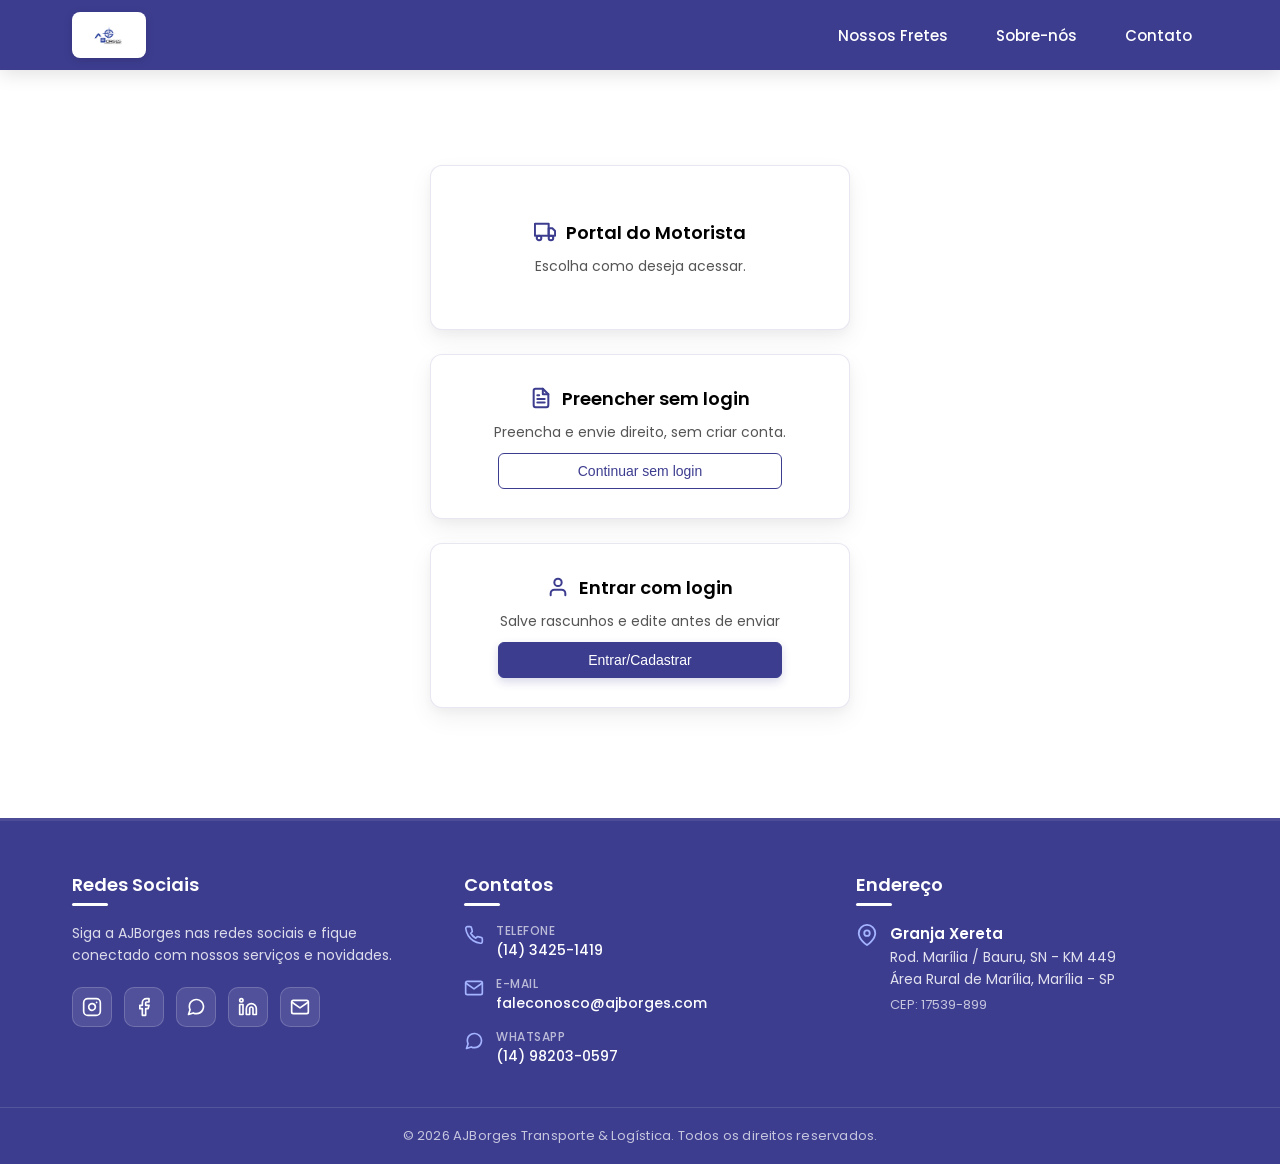
<file: HTML/index.html>
<!DOCTYPE html>
<html lang="pt-br">

<head>
    <meta charset="UTF-8">
    <meta name="viewport" content="width=device-width, initial-scale=1.0">
    <link rel="stylesheet" href="../CSS/style.css">
    <link rel="icon" type="image/png" href="../Imagens/Favicon - AJBorges branca.png">
    <link rel="shortcut icon" type="image/png" href="../Imagens/Favicon - AJBorges branca.png">
    <link rel="apple-touch-icon" href="../Imagens/Favicon - AJBorges branca.png">
    <title>AJBorges Transportes</title>
</head>

<body>
    <header>
        <div class="header-AJBorges">
            <div class="logotipo-AJBorges">
                <a href="index.html" class="logo-link">
                    <img src="../Imagens/Favicon - AJBorges branca.png" alt="AJBorges Transportes">
                </a>
            </div>
            <nav class="header-links">
                <ul class="lista-links">
                    <li><a href="#">Nossos Fretes</a></li>
                    <li><a href="#">Sobre-nós</a></li>
                    <li><a href="#">Contato</a></li>
                </ul>
            </nav>
        </div>
    </header>

    <main>
        <div class="bloco-central">
            <div class="bloco-portalmotorista">
                <div class="bloco-cabecalho">
                    <svg class="icone-bloco" xmlns="http://www.w3.org/2000/svg" viewBox="0 0 24 24" fill="none"
                        stroke="currentColor" stroke-width="2" stroke-linecap="round" stroke-linejoin="round">
                        <rect x="1" y="3" width="15" height="13"></rect>
                        <polygon points="16 8 20 8 23 11 23 16 16 16 8"></polygon>
                        <circle cx="5.5" cy="18.5" r="2.5"></circle>
                        <circle cx="18.5" cy="18.5" r="2.5"></circle>
                    </svg>
                    <h1>Portal do Motorista</h1>
                </div>
                <p>Escolha como deseja acessar.</p>
            </div>
            <div class="bloco-semlogin">
                <div class="bloco-cabecalho">
                    <svg class="icone-bloco" xmlns="http://www.w3.org/2000/svg" viewBox="0 0 24 24" fill="none"
                        stroke="currentColor" stroke-width="2" stroke-linecap="round" stroke-linejoin="round">
                        <path d="M14 2H6a2 2 0 0 0-2 2v16a2 2 0 0 0 2 2h12a2 2 0 0 0 2-2V8z"></path>
                        <polyline points="14 2 14 8 20 8"></polyline>
                        <line x1="16" y1="13" x2="8" y2="13"></line>
                        <line x1="16" y1="17" x2="8" y2="17"></line>
                        <polyline points="10 9 9 9 8 9"></polyline>
                    </svg>
                    <h1>Preencher sem login</h1>
                </div>
                <p>Preencha e envie direito, sem criar conta.</p>
                <button><a href="relatorio-viagem.html">Continuar sem login</a></button>
            </div>
            <div class="bloco-comlogin">
                <div class="bloco-cabecalho">
                    <svg class="icone-bloco" xmlns="http://www.w3.org/2000/svg" viewBox="0 0 24 24" fill="none"
                        stroke="currentColor" stroke-width="2" stroke-linecap="round" stroke-linejoin="round">
                        <path d="M20 21v-2a4 4 0 0 0-4-4H8a4 4 0 0 0-4 4v2"></path>
                        <circle cx="12" cy="7" r="4"></circle>
                    </svg>
                    <h1>Entrar com login</h1>
                </div>
                <p>Salve rascunhos e edite antes de enviar</p>
                <button><a href="#">Entrar/Cadastrar</a></button>
            </div>
        </div>
    </main>

    <footer>
        <div class="footer-container">
            <div class="bloco-footer">

                <!-- Bloco 1: Redes Sociais -->
                <div class="footer-coluna bloco-redessociais">
                    <div class="footer-coluna-header">
                        <h3>Redes Sociais</h3>
                    </div>
                    <p class="footer-descricao">Siga a AJBorges nas redes sociais e fique conectado com nossos serviços
                        e novidades.</p>
                    <div class="links-redessociais">
                        <a href="https://www.instagram.com/ajborgestransp/" target="_blank" rel="noopener noreferrer"
                            title="Instagram" aria-label="Instagram">
                            <svg xmlns="http://www.w3.org/2000/svg" viewBox="0 0 24 24" fill="none"
                                stroke="currentColor" stroke-width="2" stroke-linecap="round" stroke-linejoin="round">
                                <rect x="2" y="2" width="20" height="20" rx="5" ry="5"></rect>
                                <path d="M16 11.37A4 4 0 1 1 12.63 8 4 4 0 0 1 16 11.37z"></path>
                                <line x1="17.5" y1="6.5" x2="17.51" y2="6.5"></line>
                            </svg>
                        </a>
                        <a href="https://www.facebook.com/ajborgestransp" target="_blank" rel="noopener noreferrer"
                            title="Facebook" aria-label="Facebook">
                            <svg xmlns="http://www.w3.org/2000/svg" viewBox="0 0 24 24" fill="none"
                                stroke="currentColor" stroke-width="2" stroke-linecap="round" stroke-linejoin="round">
                                <path d="M18 2h-3a5 5 0 0 0-5 5v3H7v4h3v8h4v-8h3l1-4h-4V7a1 1 0 0 1 1-1h3z"></path>
                            </svg>
                        </a>
                        <a href="https://wa.me/5514982030597" target="_blank" rel="noopener noreferrer" title="WhatsApp"
                            aria-label="WhatsApp">
                            <svg xmlns="http://www.w3.org/2000/svg" viewBox="0 0 24 24" fill="none"
                                stroke="currentColor" stroke-width="2" stroke-linecap="round" stroke-linejoin="round">
                                <path
                                    d="M21 11.5a8.38 8.38 0 0 1-.9 3.8 8.5 8.5 0 0 1-7.6 4.7 8.38 8.38 0 0 1-3.8-.9L3 21l1.9-5.7a8.38 8.38 0 0 1-.9-3.8 8.5 8.5 0 0 1 4.7-7.6 8.38 8.38 0 0 1 3.8-.9h.5a8.48 8.48 0 0 1 8 8v.5z">
                                </path>
                            </svg>
                        </a>
                        <a href="https://www.linkedin.com/company/ajborges" target="_blank" rel="noopener noreferrer"
                            title="LinkedIn" aria-label="LinkedIn">
                            <svg xmlns="http://www.w3.org/2000/svg" viewBox="0 0 24 24" fill="none"
                                stroke="currentColor" stroke-width="2" stroke-linecap="round" stroke-linejoin="round">
                                <path
                                    d="M16 8a6 6 0 0 1 6 6v7h-4v-7a2 2 0 0 0-2-2 2 2 0 0 0-2 2v7h-4v-7a6 6 0 0 1 6-6z">
                                </path>
                                <rect x="2" y="9" width="4" height="12"></rect>
                                <circle cx="4" cy="4" r="2"></circle>
                            </svg>
                        </a>
                        <a href="mailto:faleconosco@ajborges.com" title="E-mail" aria-label="E-mail">
                            <svg xmlns="http://www.w3.org/2000/svg" viewBox="0 0 24 24" fill="none"
                                stroke="currentColor" stroke-width="2" stroke-linecap="round" stroke-linejoin="round">
                                <path d="M4 4h16c1.1 0 2 .9 2 2v12c0 1.1-.9 2-2 2H4c-1.1 0-2-.9-2-2V6c0-1.1.9-2 2-2z">
                                </path>
                                <polyline points="22,6 12,13 2,6"></polyline>
                            </svg>
                        </a>
                    </div>
                </div>

                <!-- Bloco 2: Contatos -->
                <div class="footer-coluna bloco-contatos">
                    <div class="footer-coluna-header">
                        <h3>Contatos</h3>
                    </div>
                    <ul class="links-contatos-lista">
                        <li>
                            <svg class="icone-contato" xmlns="http://www.w3.org/2000/svg" viewBox="0 0 24 24"
                                fill="none" stroke="currentColor" stroke-width="2" stroke-linecap="round"
                                stroke-linejoin="round">
                                <path
                                    d="M22 16.92v3a2 2 0 0 1-2.18 2 19.79 19.79 0 0 1-8.63-3.07 19.5 19.5 0 0 1-6-6 19.79 19.79 0 0 1-3.07-8.67A2 2 0 0 1 4.11 2h3a2 2 0 0 1 2 1.72 12.84 12.84 0 0 0 .7 2.81 2 2 0 0 1-.45 2.11L8.09 9.91a16 16 0 0 0 6 6l1.27-1.27a2 2 0 0 1 2.11-.45 12.84 12.84 0 0 0 2.81.7A2 2 0 0 1 22 16.92z">
                                </path>
                            </svg>
                            <div class="contato-info">
                                <span class="contato-tipo">Telefone</span>
                                <a href="tel:1434251419">(14) 3425-1419</a>
                            </div>
                        </li>
                        <li>
                            <svg class="icone-contato" xmlns="http://www.w3.org/2000/svg" viewBox="0 0 24 24"
                                fill="none" stroke="currentColor" stroke-width="2" stroke-linecap="round"
                                stroke-linejoin="round">
                                <path d="M4 4h16c1.1 0 2 .9 2 2v12c0 1.1-.9 2-2 2H4c-1.1 0-2-.9-2-2V6c0-1.1.9-2 2-2z">
                                </path>
                                <polyline points="22,6 12,13 2,6"></polyline>
                            </svg>
                            <div class="contato-info">
                                <span class="contato-tipo">E-mail</span>
                                <a href="mailto:faleconosco@ajborges.com">faleconosco@ajborges.com</a>
                            </div>
                        </li>
                        <li>
                            <svg class="icone-contato" xmlns="http://www.w3.org/2000/svg" viewBox="0 0 24 24"
                                fill="none" stroke="currentColor" stroke-width="2" stroke-linecap="round"
                                stroke-linejoin="round">
                                <path
                                    d="M21 11.5a8.38 8.38 0 0 1-.9 3.8 8.5 8.5 0 0 1-7.6 4.7 8.38 8.38 0 0 1-3.8-.9L3 21l1.9-5.7a8.38 8.38 0 0 1-.9-3.8 8.5 8.5 0 0 1 4.7-7.6 8.38 8.38 0 0 1 3.8-.9h.5a8.48 8.48 0 0 1 8 8v.5z">
                                </path>
                            </svg>
                            <div class="contato-info">
                                <span class="contato-tipo">WhatsApp</span>
                                <a href="https://wa.me/5514982030597" target="_blank" rel="noopener noreferrer">(14)
                                    98203-0597</a>
                            </div>
                        </li>
                    </ul>
                </div>

                <!-- Bloco 3: Endereço -->
                <div class="footer-coluna bloco-endereco">
                    <div class="footer-coluna-header">
                        <h3>Endereço</h3>
                    </div>
                    <div class="conteudo-endereco">
                        <svg class="icone-endereco" xmlns="http://www.w3.org/2000/svg" viewBox="0 0 24 24" fill="none"
                            stroke="currentColor" stroke-width="2" stroke-linecap="round" stroke-linejoin="round">
                            <path d="M21 10c0 7-9 13-9 13s-9-6-9-13a9 9 0 0 1 18 0z"></path>
                            <circle cx="12" cy="10" r="3"></circle>
                        </svg>
                        <div class="endereco-texto">
                            <p class="endereco-empresa">Granja Xereta</p>
                            <p>Rod. Marília / Bauru, SN - KM 449</p>
                            <p>Área Rural de Marília, Marília - SP</p>
                            <p class="endereco-cep">CEP: 17539-899</p>
                        </div>
                    </div>
                </div>

            </div>
        </div>

        <div class="footer-bottom">
            <p>&copy; 2026 AJBorges Transporte & Logística. Todos os direitos reservados.</p>
        </div>
    </footer>
</body>

</html>
</file>
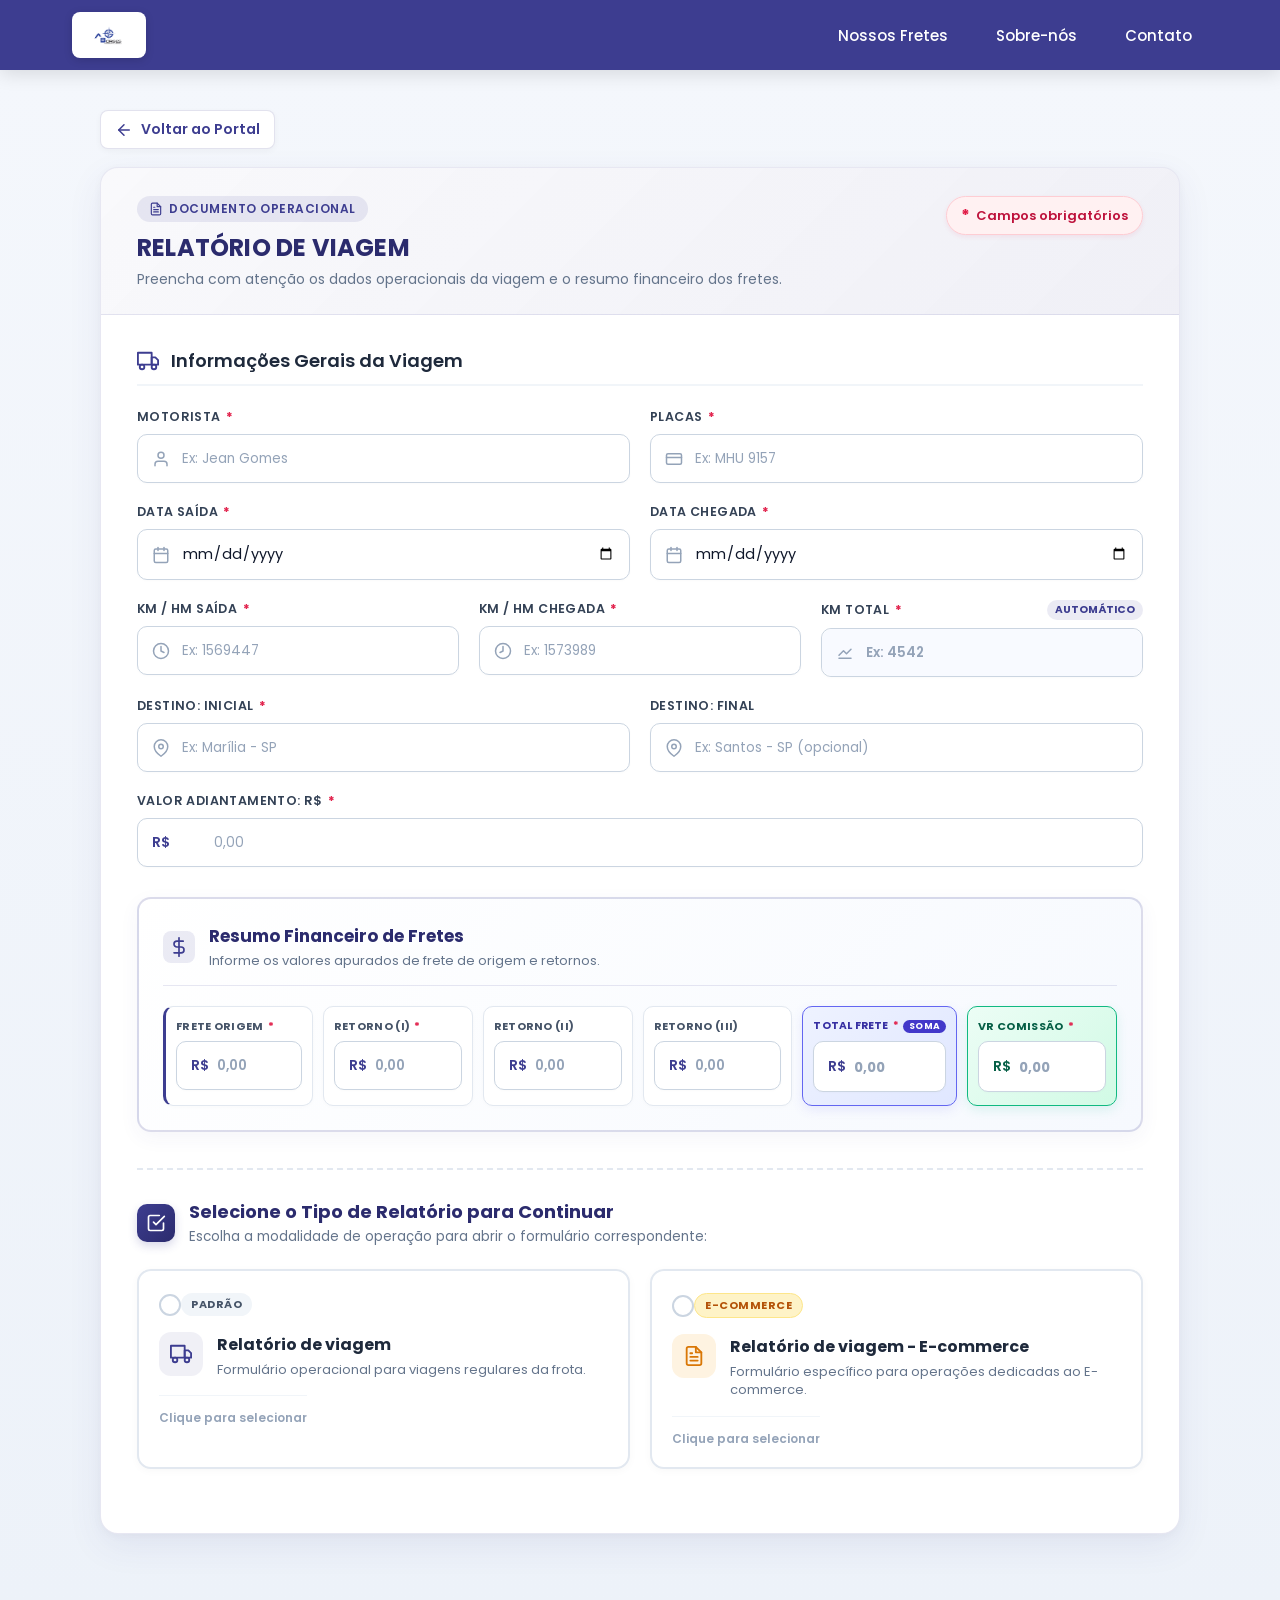
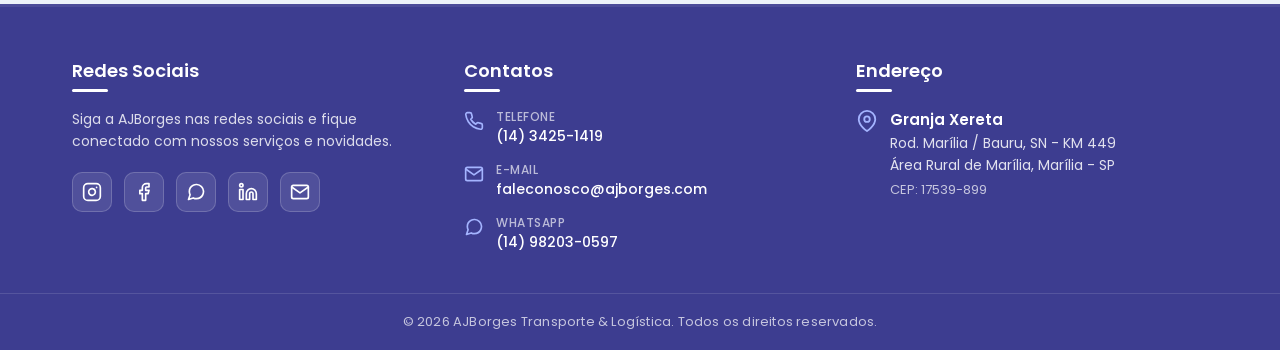
<file: HTML/relatorio-viagem.html>
<!DOCTYPE html>
<html lang="pt-br">

<head>
    <meta charset="UTF-8">
    <meta name="viewport" content="width=device-width, initial-scale=1.0">
    <link rel="stylesheet" href="../CSS/relatorio.css">
    <link rel="icon" type="image/png" href="../Imagens/Favicon - AJBorges branca.png">
    <link rel="shortcut icon" type="image/png" href="../Imagens/Favicon - AJBorges branca.png">
    <link rel="apple-touch-icon" href="../Imagens/Favicon - AJBorges branca.png">
    <title>Relatório de Viagem - AJBorges Transportes</title>
</head>

<body>
    <header>
        <div class="header-AJBorges">
            <div class="logotipo-AJBorges">
                <a href="index.html" class="logo-link">
                    <img src="../Imagens/Favicon - AJBorges branca.png" alt="AJBorges Transportes">
                </a>
            </div>
            <nav class="header-links">
                <ul class="lista-links">
                    <li><a href="#">Nossos Fretes</a></li>
                    <li><a href="#">Sobre-nós</a></li>
                    <li><a href="#">Contato</a></li>
                </ul>
            </nav>
        </div>
    </header>

    <main>
        <div class="container-relatorio">
            <!-- Botão Voltar -->
            <div class="navegacao-topo">
                <a href="index.html" class="btn-voltar">
                    <svg xmlns="http://www.w3.org/2000/svg" viewBox="0 0 24 24" fill="none" stroke="currentColor"
                        stroke-width="2" stroke-linecap="round" stroke-linejoin="round">
                        <line x1="19" y1="12" x2="5" y2="12"></line>
                        <polyline points="12 19 5 12 12 5"></polyline>
                    </svg>
                    Voltar ao Portal
                </a>
            </div>

            <div class="card-relatorio">
                <!-- Cabeçalho do Relatório -->
                <div class="card-cabecalho">
                    <div class="cabecalho-info">
                        <div class="badge-documento">
                            <svg xmlns="http://www.w3.org/2000/svg" viewBox="0 0 24 24" fill="none"
                                stroke="currentColor" stroke-width="2" stroke-linecap="round" stroke-linejoin="round">
                                <path d="M14 2H6a2 2 0 0 0-2 2v16a2 2 0 0 0 2 2h12a2 2 0 0 0 2-2V8z"></path>
                                <polyline points="14 2 14 8 20 8"></polyline>
                                <line x1="16" y1="13" x2="8" y2="13"></line>
                                <line x1="16" y1="17" x2="8" y2="17"></line>
                                <polyline points="10 9 9 9 8 9"></polyline>
                            </svg>
                            <span>Documento Operacional</span>
                        </div>
                        <h1 class="titulo-relatorio">RELATÓRIO DE VIAGEM</h1>
                        <p class="subtitulo-relatorio">Preencha com atenção os dados operacionais da viagem e o resumo
                            financeiro dos fretes.</p>
                    </div>
                    <div class="legenda-obrigatorio">
                        <span class="asterisco-tag">*</span> Campos obrigatórios
                    </div>
                </div>

                <!-- Formulário -->
                <form id="form-relatorio" class="form-relatorio" novalidate>
                    <!-- BLOCO 1: Informações Gerais da Viagem -->
                    <div class="secao-formulario">
                        <div class="secao-titulo">
                            <svg xmlns="http://www.w3.org/2000/svg" viewBox="0 0 24 24" fill="none"
                                stroke="currentColor" stroke-width="2" stroke-linecap="round" stroke-linejoin="round">
                                <rect x="1" y="3" width="15" height="13"></rect>
                                <polygon points="16 8 20 8 23 11 23 16 16 16 8"></polygon>
                                <circle cx="5.5" cy="18.5" r="2.5"></circle>
                                <circle cx="18.5" cy="18.5" r="2.5"></circle>
                            </svg>
                            <h2>Informações Gerais da Viagem</h2>
                        </div>

                        <div class="grid-campos grid-2-col">
                            <!-- Motorista -->
                            <div class="campo-grupo">
                                <label for="motorista">
                                    MOTORISTA <span class="asterisco">*</span>
                                </label>
                                <div class="input-wrapper">
                                    <svg class="input-icone" xmlns="http://www.w3.org/2000/svg" viewBox="0 0 24 24"
                                        fill="none" stroke="currentColor" stroke-width="2" stroke-linecap="round"
                                        stroke-linejoin="round">
                                        <path d="M20 21v-2a4 4 0 0 0-4-4H8a4 4 0 0 0-4 4v2"></path>
                                        <circle cx="12" cy="7" r="4"></circle>
                                    </svg>
                                    <input type="text" id="motorista" name="motorista" required
                                        placeholder="Ex: Jean Gomes" autocomplete="name">
                                </div>
                            </div>

                            <!-- Placas -->
                            <div class="campo-grupo">
                                <label for="placas">
                                    PLACAS <span class="asterisco">*</span>
                                </label>
                                <div class="input-wrapper">
                                    <svg class="input-icone" xmlns="http://www.w3.org/2000/svg" viewBox="0 0 24 24"
                                        fill="none" stroke="currentColor" stroke-width="2" stroke-linecap="round"
                                        stroke-linejoin="round">
                                        <rect x="2" y="5" width="20" height="14" rx="2"></rect>
                                        <line x1="2" y1="10" x2="22" y2="10"></line>
                                    </svg>
                                    <input type="text" id="placas" name="placas" required placeholder="Ex: MHU 9157"
                                        maxlength="8">
                                </div>
                            </div>
                        </div>

                        <div class="grid-campos grid-2-col">
                            <!-- Data Saída -->
                            <div class="campo-grupo">
                                <label for="data-saida">
                                    DATA SAÍDA <span class="asterisco">*</span>
                                </label>
                                <div class="input-wrapper">
                                    <svg class="input-icone" xmlns="http://www.w3.org/2000/svg" viewBox="0 0 24 24"
                                        fill="none" stroke="currentColor" stroke-width="2" stroke-linecap="round"
                                        stroke-linejoin="round">
                                        <rect x="3" y="4" width="18" height="18" rx="2" ry="2"></rect>
                                        <line x1="16" y1="2" x2="16" y2="6"></line>
                                        <line x1="8" y1="2" x2="8" y2="6"></line>
                                        <line x1="3" y1="10" x2="21" y2="10"></line>
                                    </svg>
                                    <input type="date" id="data-saida" name="data_saida" required>
                                </div>
                            </div>

                            <!-- Data Chegada -->
                            <div class="campo-grupo">
                                <label for="data-chegada">
                                    DATA CHEGADA <span class="asterisco">*</span>
                                </label>
                                <div class="input-wrapper">
                                    <svg class="input-icone" xmlns="http://www.w3.org/2000/svg" viewBox="0 0 24 24"
                                        fill="none" stroke="currentColor" stroke-width="2" stroke-linecap="round"
                                        stroke-linejoin="round">
                                        <rect x="3" y="4" width="18" height="18" rx="2" ry="2"></rect>
                                        <line x1="16" y1="2" x2="16" y2="6"></line>
                                        <line x1="8" y1="2" x2="8" y2="6"></line>
                                        <line x1="3" y1="10" x2="21" y2="10"></line>
                                    </svg>
                                    <input type="date" id="data-chegada" name="data_chegada" required>
                                </div>
                            </div>
                        </div>

                        <div class="grid-campos grid-3-col">
                            <!-- KM / HM Saída -->
                            <div class="campo-grupo">
                                <label for="km-saida">
                                    KM / HM SAÍDA <span class="asterisco">*</span>
                                </label>
                                <div class="input-wrapper">
                                    <svg class="input-icone" xmlns="http://www.w3.org/2000/svg" viewBox="0 0 24 24"
                                        fill="none" stroke="currentColor" stroke-width="2" stroke-linecap="round"
                                        stroke-linejoin="round">
                                        <circle cx="12" cy="12" r="10"></circle>
                                        <polyline points="12 6 12 12 16 14"></polyline>
                                    </svg>
                                    <input type="text" inputmode="numeric" id="km-saida" name="km_saida" required
                                        placeholder="Ex: 1569447" autocomplete="off"
                                        onkeydown="if(event.key==='-'||event.key==='Minus'||event.key==='e'||event.key==='E'||event.key==='+'||event.code==='NumpadSubtract') event.preventDefault();"
                                        oninput="this.value = this.value.replace(/[^0-9]/g, '');">
                                </div>
                            </div>

                            <!-- KM / HM Chegada -->
                            <div class="campo-grupo">
                                <label for="km-chegada">
                                    KM / HM CHEGADA <span class="asterisco">*</span>
                                </label>
                                <div class="input-wrapper">
                                    <svg class="input-icone" xmlns="http://www.w3.org/2000/svg" viewBox="0 0 24 24"
                                        fill="none" stroke="currentColor" stroke-width="2" stroke-linecap="round"
                                        stroke-linejoin="round">
                                        <circle cx="12" cy="12" r="10"></circle>
                                        <polyline points="12 6 12 12 8 14"></polyline>
                                    </svg>
                                    <input type="text" inputmode="numeric" id="km-chegada" name="km_chegada" required
                                        placeholder="Ex: 1573989" autocomplete="off"
                                        onkeydown="if(event.key==='-'||event.key==='Minus'||event.key==='e'||event.key==='E'||event.key==='+'||event.code==='NumpadSubtract') event.preventDefault();"
                                        oninput="this.value = this.value.replace(/[^0-9]/g, '');">
                                </div>
                            </div>

                            <!-- KM / HM Total -->
                            <div class="campo-grupo campo-calculado">
                                <div class="label-com-tag">
                                    <label for="km-total">
                                        KM TOTAL <span class="asterisco">*</span>
                                    </label>
                                    <span class="tag-auto">Automático</span>
                                </div>
                                <div class="input-wrapper">
                                    <svg class="input-icone" xmlns="http://www.w3.org/2000/svg" viewBox="0 0 24 24"
                                        fill="none" stroke="currentColor" stroke-width="2" stroke-linecap="round"
                                        stroke-linejoin="round">
                                        <line x1="4" y1="19" x2="20" y2="19"></line>
                                        <polyline points="4 15 10 9 14 13 20 7"></polyline>
                                    </svg>
                                    <input type="text" inputmode="numeric" id="km-total" name="km_total" required
                                        placeholder="Ex: 4542" autocomplete="off"
                                        onkeydown="if(event.key==='-'||event.key==='Minus'||event.key==='e'||event.key==='E'||event.key==='+'||event.code==='NumpadSubtract') event.preventDefault();"
                                        oninput="this.value = this.value.replace(/[^0-9]/g, '');">
                                </div>
                            </div>
                        </div>

                        <div class="grid-campos grid-2-col">
                            <!-- Destino Inicial -->
                            <div class="campo-grupo">
                                <label for="destino-inicial">
                                    DESTINO: INICIAL <span class="asterisco">*</span>
                                </label>
                                <div class="input-wrapper">
                                    <svg class="input-icone" xmlns="http://www.w3.org/2000/svg" viewBox="0 0 24 24"
                                        fill="none" stroke="currentColor" stroke-width="2" stroke-linecap="round"
                                        stroke-linejoin="round">
                                        <path d="M21 10c0 7-9 13-9 13s-9-6-9-13a9 9 0 0 1 18 0z"></path>
                                        <circle cx="12" cy="10" r="3"></circle>
                                    </svg>
                                    <input type="text" id="destino-inicial" name="destino_inicial" required
                                        placeholder="Ex: Marília - SP" autocomplete="off"
                                        onkeydown="if(/[0-9%$#@!&*()+=[\]{};:?^~|<>`\\\/_]/.test(event.key)) event.preventDefault();"
                                        oninput="this.value = this.value.replace(/[^A-Za-zÀ-ÿ\s\-]/g, '');">
                                </div>
                            </div>

                            <!-- Destino Final -->
                            <div class="campo-grupo">
                                <label for="destino-final">
                                    DESTINO: FINAL
                                </label>
                                <div class="input-wrapper">
                                    <svg class="input-icone" xmlns="http://www.w3.org/2000/svg" viewBox="0 0 24 24"
                                        fill="none" stroke="currentColor" stroke-width="2" stroke-linecap="round"
                                        stroke-linejoin="round">
                                        <path d="M21 10c0 7-9 13-9 13s-9-6-9-13a9 9 0 0 1 18 0z"></path>
                                        <circle cx="12" cy="10" r="3"></circle>
                                    </svg>
                                    <input type="text" id="destino-final" name="destino_final"
                                        placeholder="Ex: Santos - SP (opcional)" autocomplete="off"
                                        onkeydown="if(/[0-9%$#@!&*()+=[\]{};:?^~|<>`\\\/_]/.test(event.key)) event.preventDefault();"
                                        oninput="this.value = this.value.replace(/[^A-Za-zÀ-ÿ\s\-]/g, '');">
                                </div>
                            </div>
                        </div>

                        <div class="grid-campos grid-1-col">
                            <!-- Valor Adiantamento -->
                            <div class="campo-grupo">
                                <label for="valor-adiantamento">
                                    VALOR ADIANTAMENTO: R$ <span class="asterisco">*</span>
                                </label>
                                <div class="input-wrapper">
                                    <span class="input-prefixo">R$</span>
                                    <input type="text" id="valor-adiantamento" name="valor_adiantamento" required
                                        placeholder="0,00" inputmode="numeric">
                                </div>
                            </div>
                        </div>
                    </div>

                    <!-- BLOCO INTERNO: Resumo Financeiro de Fretes -->
                    <div class="subbloco-fretes">
                        <div class="subbloco-cabecalho">
                            <div class="subbloco-titulo">
                                <svg xmlns="http://www.w3.org/2000/svg" viewBox="0 0 24 24" fill="none"
                                    stroke="currentColor" stroke-width="2" stroke-linecap="round"
                                    stroke-linejoin="round">
                                    <line x1="12" y1="1" x2="12" y2="23"></line>
                                    <path d="M17 5H9.5a3.5 3.5 0 0 0 0 7h5a3.5 3.5 0 0 1 0 7H6"></path>
                                </svg>
                                <div>
                                    <h3>Resumo Financeiro de Fretes</h3>
                                    <p>Informe os valores apurados de frete de origem e retornos.</p>
                                </div>
                            </div>
                        </div>

                        <div class="tabela-fretes-grid">
                            <!-- Frete Origem -->
                            <div class="frete-coluna frete-coluna-origem">
                                <label for="frete-origem">
                                    FRETE ORIGEM <span class="asterisco">*</span>
                                </label>
                                <div class="input-wrapper input-moeda">
                                    <span class="input-prefixo">R$</span>
                                    <input type="text" id="frete-origem" name="frete_origem" required placeholder="0,00"
                                        inputmode="numeric">
                                </div>
                            </div>

                            <!-- Retorno (I) -->
                            <div class="frete-coluna">
                                <label for="retorno-1">
                                    RETORNO (I) <span class="asterisco">*</span>
                                </label>
                                <div class="input-wrapper input-moeda">
                                    <span class="input-prefixo">R$</span>
                                    <input type="text" id="retorno-1" name="retorno_1" required placeholder="0,00"
                                        inputmode="numeric">
                                </div>
                            </div>

                            <!-- Retorno (II) -->
                            <div class="frete-coluna">
                                <label for="retorno-2">
                                    RETORNO (II)
                                </label>
                                <div class="input-wrapper input-moeda">
                                    <span class="input-prefixo">R$</span>
                                    <input type="text" id="retorno-2" name="retorno_2" placeholder="0,00"
                                        inputmode="numeric">
                                </div>
                            </div>

                            <!-- Retorno (III) -->
                            <div class="frete-coluna">
                                <label for="retorno-3">
                                    RETORNO (III)
                                </label>
                                <div class="input-wrapper input-moeda">
                                    <span class="input-prefixo">R$</span>
                                    <input type="text" id="retorno-3" name="retorno_3" placeholder="0,00"
                                        inputmode="numeric">
                                </div>
                            </div>

                            <!-- Total Frete -->
                            <div class="frete-coluna frete-destaque-total">
                                <div class="label-com-tag">
                                    <label for="total-frete">TOTAL FRETE <span class="asterisco">*</span></label>
                                    <span class="tag-auto">Soma</span>
                                </div>
                                <div class="input-wrapper input-moeda">
                                    <span class="input-prefixo">R$</span>
                                    <input type="text" id="total-frete" name="total_frete" required placeholder="0,00"
                                        inputmode="numeric">
                                </div>
                            </div>

                            <!-- Vr Comissão -->
                            <div class="frete-coluna frete-destaque-comissao">
                                <label for="vr-comissao">
                                    VR COMISSÃO <span class="asterisco">*</span>
                                </label>
                                <div class="input-wrapper input-moeda">
                                    <span class="input-prefixo">R$</span>
                                    <input type="text" id="vr-comissao" name="vr_comissao" required placeholder="0,00"
                                        inputmode="numeric">
                                </div>
                            </div>
                        </div>
                    </div>

                    <!-- BLOCO DE SELEÇÃO: Tipo de Relatório -->
                    <div class="bloco-selecao-relatorio">
                        <div class="selecao-relatorio-header">
                            <div class="selecao-icone-tag">
                                <svg xmlns="http://www.w3.org/2000/svg" viewBox="0 0 24 24" fill="none"
                                    stroke="currentColor" stroke-width="2" stroke-linecap="round"
                                    stroke-linejoin="round">
                                    <polyline points="9 11 12 14 22 4"></polyline>
                                    <path d="M21 12v7a2 2 0 0 1-2 2H5a2 2 0 0 1-2-2V5a2 2 0 0 1 2-2h11"></path>
                                </svg>
                            </div>
                            <div>
                                <h3>Selecione o Tipo de Relatório para Continuar</h3>
                                <p>Escolha a modalidade de operação para abrir o formulário correspondente:</p>
                            </div>
                        </div>

                        <div class="opcoes-relatorio-grid">
                            <!-- Opção 1: Relatório de Viagem -->
                            <button type="button" class="card-opcao-relatorio" id="btn-opcao-padrao" data-tipo="padrao">
                                <div class="opcao-topo">
                                    <div class="opcao-radio-circulo">
                                        <div class="radio-ponto"></div>
                                    </div>
                                    <span class="opcao-badge-tag">Padrão</span>
                                </div>
                                <div class="opcao-conteudo">
                                    <div class="opcao-icone">
                                        <svg xmlns="http://www.w3.org/2000/svg" viewBox="0 0 24 24" fill="none"
                                            stroke="currentColor" stroke-width="2" stroke-linecap="round"
                                            stroke-linejoin="round">
                                            <rect x="1" y="3" width="15" height="13"></rect>
                                            <polygon points="16 8 20 8 23 11 23 16 16 16 8"></polygon>
                                            <circle cx="5.5" cy="18.5" r="2.5"></circle>
                                            <circle cx="18.5" cy="18.5" r="2.5"></circle>
                                        </svg>
                                    </div>
                                    <div class="opcao-textos">
                                        <h4 class="opcao-nome">Relatório de viagem</h4>
                                        <p class="opcao-desc">Formulário operacional para viagens regulares da frota.
                                        </p>
                                    </div>
                                </div>
                                <div class="opcao-rodape">
                                    <span class="status-selecao">Clique para selecionar</span>
                                </div>
                            </button>

                            <!-- Opção 2: Relatório de Viagem - ML -->
                            <button type="button" class="card-opcao-relatorio" id="btn-opcao-ml" data-tipo="ml">
                                <div class="opcao-topo">
                                    <div class="opcao-radio-circulo">
                                        <div class="radio-ponto"></div>
                                    </div>
                                    <span class="opcao-badge-tag badge-ml">E-commerce</span>
                                </div>
                                <div class="opcao-conteudo">
                                    <div class="opcao-icone icone-ml">
                                        <svg xmlns="http://www.w3.org/2000/svg" viewBox="0 0 24 24" fill="none"
                                            stroke="currentColor" stroke-width="2" stroke-linecap="round"
                                            stroke-linejoin="round">
                                            <path d="M14 2H6a2 2 0 0 0-2 2v16a2 2 0 0 0 2 2h12a2 2 0 0 0 2-2V8z"></path>
                                            <polyline points="14 2 14 8 20 8"></polyline>
                                            <line x1="16" y1="13" x2="8" y2="13"></line>
                                            <line x1="16" y1="17" x2="8" y2="17"></line>
                                            <polyline points="10 9 9 9 8 9"></polyline>
                                        </svg>
                                    </div>
                                    <div class="opcao-textos">
                                        <h4 class="opcao-nome">Relatório de viagem - E-commerce</h4>
                                        <p class="opcao-desc">Formulário específico para operações dedicadas ao E-commerce.</p>
                                    </div>
                                </div>
                                <div class="opcao-rodape">
                                    <span class="status-selecao">Clique para selecionar</span>
                                </div>
                            </button>
                        </div>

                        <!-- Containers dos formulários que abrem após a escolha -->
                        <div class="containers-relatorios-especificos">
                            <!-- Container 1: Relatório de Viagem -->
                            <div id="secao-formulario-padrao" class="secao-relatorio-especifico oculto">
                                <div class="painel-relatorio-selecionado">
                                    <div class="painel-header-selecionado">
                                        <div class="painel-header-left">
                                            <div class="badge-ativo">Formulário Ativo</div>
                                            <h3>Relatório de viagem</h3>
                                            <p class="painel-subtitulo">Preencha os abastecimentos de combustível,
                                                pedágios, outras despesas e acompanhe os indicadores em tempo real.</p>
                                        </div>
                                        <div class="painel-header-right">
                                            <span class="badge-documento">Modelo Padrão</span>
                                        </div>
                                    </div>

                                    <!-- 1. BLOCO: ABASTECIMENTOS DE COMBUSTÍVEL -->
                                    <div class="bloco-formulario-interno">
                                        <div class="subbloco-cabecalho-linha">
                                            <div class="subbloco-titulo">
                                                <svg xmlns="http://www.w3.org/2000/svg" viewBox="0 0 24 24" fill="none"
                                                    stroke="currentColor" stroke-width="2" stroke-linecap="round"
                                                    stroke-linejoin="round">
                                                    <path d="M3 22V4a2 2 0 0 1 2-2h8a2 2 0 0 1 2 2v18"></path>
                                                    <path
                                                        d="M15 11h2a2 2 0 0 1 2 2v5a2 2 0 0 0 2 2 2 2 0 0 0 2-2V9.83a2 2 0 0 0-.59-1.42L20.41 6.4a2 2 0 0 0-2.82 0l-.59.59">
                                                    </path>
                                                    <line x1="3" y1="22" x2="15" y2="22"></line>
                                                    <path d="M6 7h6"></path>
                                                </svg>
                                                <div>
                                                    <h3>Abastecimentos de Combustível</h3>
                                                    <p>Lance os abastecimentos realizados na viagem (Posto, Nota Fiscal,
                                                        KM, Valor e Litros).</p>
                                                </div>
                                            </div>
                                            <div class="subbloco-acoes-limpeza">
                                                <button type="button" class="btn-lixeira-bloco"
                                                    id="btn-lixeira-abastecimento"
                                                    title="Opções para limpar abastecimentos" aria-expanded="false">
                                                    <svg xmlns="http://www.w3.org/2000/svg" width="15" height="15"
                                                        viewBox="0 0 24 24" fill="none" stroke="currentColor"
                                                        stroke-width="2" stroke-linecap="round" stroke-linejoin="round">
                                                        <polyline points="3 6 5 6 21 6"></polyline>
                                                        <path
                                                            d="M19 6v14a2 2 0 0 1-2 2H7a2 2 0 0 1-2-2V6m3 0V4a2 2 0 0 1 2-2h4a2 2 0 0 1 2 2v2">
                                                        </path>
                                                        <line x1="10" y1="11" x2="10" y2="17"></line>
                                                        <line x1="14" y1="11" x2="14" y2="17"></line>
                                                    </svg>
                                                    <span>Limpar</span>
                                                </button>

                                                <!-- Popover com opções de limpeza -->
                                                <div class="popover-limpeza oculto" id="popover-limpar-abast">
                                                    <div class="popover-limpeza-header">
                                                        <span>Opções de Limpeza</span>
                                                        <button type="button" class="btn-fechar-popover"
                                                            id="fechar-popover-abast" title="Fechar">&times;</button>
                                                    </div>
                                                    <div class="popover-limpeza-corpo">
                                                        <button type="button" class="opcao-limpeza-item"
                                                            id="btn-limpar-abast-preenchidas">
                                                            <svg xmlns="http://www.w3.org/2000/svg" width="16"
                                                                height="16" viewBox="0 0 24 24" fill="none"
                                                                stroke="currentColor" stroke-width="2"
                                                                stroke-linecap="round" stroke-linejoin="round">
                                                                <path
                                                                    d="M3 6h18M19 6v14a2 2 0 0 1-2 2H7a2 2 0 0 1-2-2V6m3 0V4a2 2 0 0 1 2-2h4a2 2 0 0 1 2 2v2" />
                                                            </svg>
                                                            <div>
                                                                <strong>Limpar linhas preenchidas</strong>
                                                                <small>Apaga apenas as linhas com dados
                                                                    digitados</small>
                                                            </div>
                                                        </button>
                                                        <button type="button" class="opcao-limpeza-item item-perigo"
                                                            id="btn-limpar-abast-todas">
                                                            <svg xmlns="http://www.w3.org/2000/svg" width="16"
                                                                height="16" viewBox="0 0 24 24" fill="none"
                                                                stroke="currentColor" stroke-width="2"
                                                                stroke-linecap="round" stroke-linejoin="round">
                                                                <polyline points="3 6 5 6 21 6" />
                                                                <path
                                                                    d="M19 6v14a2 2 0 0 1-2 2H7a2 2 0 0 1-2-2V6m3 0V4a2 2 0 0 1 2-2h4a2 2 0 0 1 2 2v2" />
                                                                <line x1="10" y1="11" x2="10" y2="17" />
                                                                <line x1="14" y1="11" x2="14" y2="17" />
                                                            </svg>
                                                            <div>
                                                                <strong>Limpar todas as 10 linhas</strong>
                                                                <small>Redefine toda a tabela de abastecimento</small>
                                                            </div>
                                                        </button>
                                                    </div>
                                                </div>
                                            </div>
                                        </div>

                                        <div class="tabela-abastecimento-wrapper">
                                            <table class="tabela-abastecimento">
                                                <thead>
                                                    <tr>
                                                        <th class="th-num">#</th>
                                                        <th class="th-posto">Posto Abastecimento</th>
                                                        <th class="th-nf">Nota Fiscal</th>
                                                        <th class="th-km">KM</th>
                                                        <th class="th-valor">Valor (R$)</th>
                                                        <th class="th-litros">Litros</th>
                                                    </tr>
                                                </thead>
                                                <tbody>
                                                    <tr>
                                                        <td class="td-num">1</td>
                                                        <td><input type="text" name="posto_1"
                                                                class="input-tabela input-posto"
                                                                placeholder="Nome do posto..."></td>
                                                        <td><input type="text" name="nf_1" class="input-tabela input-nf"
                                                                placeholder="Nº NF"></td>
                                                        <td><input type="text" inputmode="numeric" name="km_1"
                                                                class="input-tabela input-km-abast" placeholder="KM">
                                                        </td>
                                                        <td>
                                                            <div class="tabela-moeda-wrap">
                                                                <span class="tabela-moeda-prefixo">R$</span>
                                                                <input type="text" inputmode="numeric" name="valor_1"
                                                                    class="input-tabela input-valor-abast"
                                                                    placeholder="0,00">
                                                            </div>
                                                        </td>
                                                        <td>
                                                            <div class="tabela-litros-wrap">
                                                                <input type="text" inputmode="numeric" name="litros_1"
                                                                    class="input-tabela input-litros-abast"
                                                                    placeholder="0,000">
                                                                <span class="tabela-litros-sufixo">L</span>
                                                            </div>
                                                        </td>
                                                    </tr>
                                                    <tr>
                                                        <td class="td-num">2</td>
                                                        <td><input type="text" name="posto_2"
                                                                class="input-tabela input-posto"
                                                                placeholder="Nome do posto..."></td>
                                                        <td><input type="text" name="nf_2" class="input-tabela input-nf"
                                                                placeholder="Nº NF"></td>
                                                        <td><input type="text" inputmode="numeric" name="km_2"
                                                                class="input-tabela input-km-abast" placeholder="KM">
                                                        </td>
                                                        <td>
                                                            <div class="tabela-moeda-wrap">
                                                                <span class="tabela-moeda-prefixo">R$</span>
                                                                <input type="text" inputmode="numeric" name="valor_2"
                                                                    class="input-tabela input-valor-abast"
                                                                    placeholder="0,00">
                                                            </div>
                                                        </td>
                                                        <td>
                                                            <div class="tabela-litros-wrap">
                                                                <input type="text" inputmode="numeric" name="litros_2"
                                                                    class="input-tabela input-litros-abast"
                                                                    placeholder="0,000">
                                                                <span class="tabela-litros-sufixo">L</span>
                                                            </div>
                                                        </td>
                                                    </tr>
                                                    <tr>
                                                        <td class="td-num">3</td>
                                                        <td><input type="text" name="posto_3"
                                                                class="input-tabela input-posto"
                                                                placeholder="Nome do posto..."></td>
                                                        <td><input type="text" name="nf_3" class="input-tabela input-nf"
                                                                placeholder="Nº NF"></td>
                                                        <td><input type="text" inputmode="numeric" name="km_3"
                                                                class="input-tabela input-km-abast" placeholder="KM">
                                                        </td>
                                                        <td>
                                                            <div class="tabela-moeda-wrap">
                                                                <span class="tabela-moeda-prefixo">R$</span>
                                                                <input type="text" inputmode="numeric" name="valor_3"
                                                                    class="input-tabela input-valor-abast"
                                                                    placeholder="0,00">
                                                            </div>
                                                        </td>
                                                        <td>
                                                            <div class="tabela-litros-wrap">
                                                                <input type="text" inputmode="numeric" name="litros_3"
                                                                    class="input-tabela input-litros-abast"
                                                                    placeholder="0,000">
                                                                <span class="tabela-litros-sufixo">L</span>
                                                            </div>
                                                        </td>
                                                    </tr>
                                                    <tr>
                                                        <td class="td-num">4</td>
                                                        <td><input type="text" name="posto_4"
                                                                class="input-tabela input-posto"
                                                                placeholder="Nome do posto..."></td>
                                                        <td><input type="text" name="nf_4" class="input-tabela input-nf"
                                                                placeholder="Nº NF"></td>
                                                        <td><input type="text" inputmode="numeric" name="km_4"
                                                                class="input-tabela input-km-abast" placeholder="KM">
                                                        </td>
                                                        <td>
                                                            <div class="tabela-moeda-wrap">
                                                                <span class="tabela-moeda-prefixo">R$</span>
                                                                <input type="text" inputmode="numeric" name="valor_4"
                                                                    class="input-tabela input-valor-abast"
                                                                    placeholder="0,00">
                                                            </div>
                                                        </td>
                                                        <td>
                                                            <div class="tabela-litros-wrap">
                                                                <input type="text" inputmode="numeric" name="litros_4"
                                                                    class="input-tabela input-litros-abast"
                                                                    placeholder="0,000">
                                                                <span class="tabela-litros-sufixo">L</span>
                                                            </div>
                                                        </td>
                                                    </tr>
                                                    <tr>
                                                        <td class="td-num">5</td>
                                                        <td><input type="text" name="posto_5"
                                                                class="input-tabela input-posto"
                                                                placeholder="Nome do posto..."></td>
                                                        <td><input type="text" name="nf_5" class="input-tabela input-nf"
                                                                placeholder="Nº NF"></td>
                                                        <td><input type="text" inputmode="numeric" name="km_5"
                                                                class="input-tabela input-km-abast" placeholder="KM">
                                                        </td>
                                                        <td>
                                                            <div class="tabela-moeda-wrap">
                                                                <span class="tabela-moeda-prefixo">R$</span>
                                                                <input type="text" inputmode="numeric" name="valor_5"
                                                                    class="input-tabela input-valor-abast"
                                                                    placeholder="0,00">
                                                            </div>
                                                        </td>
                                                        <td>
                                                            <div class="tabela-litros-wrap">
                                                                <input type="text" inputmode="numeric" name="litros_5"
                                                                    class="input-tabela input-litros-abast"
                                                                    placeholder="0,000">
                                                                <span class="tabela-litros-sufixo">L</span>
                                                            </div>
                                                        </td>
                                                    </tr>
                                                    <tr>
                                                        <td class="td-num">6</td>
                                                        <td><input type="text" name="posto_6"
                                                                class="input-tabela input-posto"
                                                                placeholder="Nome do posto..."></td>
                                                        <td><input type="text" name="nf_6" class="input-tabela input-nf"
                                                                placeholder="Nº NF"></td>
                                                        <td><input type="text" inputmode="numeric" name="km_6"
                                                                class="input-tabela input-km-abast" placeholder="KM">
                                                        </td>
                                                        <td>
                                                            <div class="tabela-moeda-wrap">
                                                                <span class="tabela-moeda-prefixo">R$</span>
                                                                <input type="text" inputmode="numeric" name="valor_6"
                                                                    class="input-tabela input-valor-abast"
                                                                    placeholder="0,00">
                                                            </div>
                                                        </td>
                                                        <td>
                                                            <div class="tabela-litros-wrap">
                                                                <input type="text" inputmode="numeric" name="litros_6"
                                                                    class="input-tabela input-litros-abast"
                                                                    placeholder="0,000">
                                                                <span class="tabela-litros-sufixo">L</span>
                                                            </div>
                                                        </td>
                                                    </tr>
                                                    <tr>
                                                        <td class="td-num">7</td>
                                                        <td><input type="text" name="posto_7"
                                                                class="input-tabela input-posto"
                                                                placeholder="Nome do posto..."></td>
                                                        <td><input type="text" name="nf_7" class="input-tabela input-nf"
                                                                placeholder="Nº NF"></td>
                                                        <td><input type="text" inputmode="numeric" name="km_7"
                                                                class="input-tabela input-km-abast" placeholder="KM">
                                                        </td>
                                                        <td>
                                                            <div class="tabela-moeda-wrap">
                                                                <span class="tabela-moeda-prefixo">R$</span>
                                                                <input type="text" inputmode="numeric" name="valor_7"
                                                                    class="input-tabela input-valor-abast"
                                                                    placeholder="0,00">
                                                            </div>
                                                        </td>
                                                        <td>
                                                            <div class="tabela-litros-wrap">
                                                                <input type="text" inputmode="numeric" name="litros_7"
                                                                    class="input-tabela input-litros-abast"
                                                                    placeholder="0,000">
                                                                <span class="tabela-litros-sufixo">L</span>
                                                            </div>
                                                        </td>
                                                    </tr>
                                                    <tr>
                                                        <td class="td-num">8</td>
                                                        <td><input type="text" name="posto_8"
                                                                class="input-tabela input-posto"
                                                                placeholder="Nome do posto..."></td>
                                                        <td><input type="text" name="nf_8" class="input-tabela input-nf"
                                                                placeholder="Nº NF"></td>
                                                        <td><input type="text" inputmode="numeric" name="km_8"
                                                                class="input-tabela input-km-abast" placeholder="KM">
                                                        </td>
                                                        <td>
                                                            <div class="tabela-moeda-wrap">
                                                                <span class="tabela-moeda-prefixo">R$</span>
                                                                <input type="text" inputmode="numeric" name="valor_8"
                                                                    class="input-tabela input-valor-abast"
                                                                    placeholder="0,00">
                                                            </div>
                                                        </td>
                                                        <td>
                                                            <div class="tabela-litros-wrap">
                                                                <input type="text" inputmode="numeric" name="litros_8"
                                                                    class="input-tabela input-litros-abast"
                                                                    placeholder="0,000">
                                                                <span class="tabela-litros-sufixo">L</span>
                                                            </div>
                                                        </td>
                                                    </tr>
                                                    <tr>
                                                        <td class="td-num">9</td>
                                                        <td><input type="text" name="posto_9"
                                                                class="input-tabela input-posto"
                                                                placeholder="Nome do posto..."></td>
                                                        <td><input type="text" name="nf_9" class="input-tabela input-nf"
                                                                placeholder="Nº NF"></td>
                                                        <td><input type="text" inputmode="numeric" name="km_9"
                                                                class="input-tabela input-km-abast" placeholder="KM">
                                                        </td>
                                                        <td>
                                                            <div class="tabela-moeda-wrap">
                                                                <span class="tabela-moeda-prefixo">R$</span>
                                                                <input type="text" inputmode="numeric" name="valor_9"
                                                                    class="input-tabela input-valor-abast"
                                                                    placeholder="0,00">
                                                            </div>
                                                        </td>
                                                        <td>
                                                            <div class="tabela-litros-wrap">
                                                                <input type="text" inputmode="numeric" name="litros_9"
                                                                    class="input-tabela input-litros-abast"
                                                                    placeholder="0,000">
                                                                <span class="tabela-litros-sufixo">L</span>
                                                            </div>
                                                        </td>
                                                    </tr>
                                                    <tr>
                                                        <td class="td-num">10</td>
                                                        <td><input type="text" name="posto_10"
                                                                class="input-tabela input-posto"
                                                                placeholder="Nome do posto..."></td>
                                                        <td><input type="text" name="nf_10"
                                                                class="input-tabela input-nf" placeholder="Nº NF"></td>
                                                        <td><input type="text" inputmode="numeric" name="km_10"
                                                                class="input-tabela input-km-abast" placeholder="KM">
                                                        </td>
                                                        <td>
                                                            <div class="tabela-moeda-wrap">
                                                                <span class="tabela-moeda-prefixo">R$</span>
                                                                <input type="text" inputmode="numeric" name="valor_10"
                                                                    class="input-tabela input-valor-abast"
                                                                    placeholder="0,00">
                                                            </div>
                                                        </td>
                                                        <td>
                                                            <div class="tabela-litros-wrap">
                                                                <input type="text" inputmode="numeric" name="litros_10"
                                                                    class="input-tabela input-litros-abast"
                                                                    placeholder="0,000">
                                                                <span class="tabela-litros-sufixo">L</span>
                                                            </div>
                                                        </td>
                                                    </tr>
                                                </tbody>
                                                <tfoot>
                                                    <tr class="linha-totais-abast">
                                                        <td colspan="4" class="td-totais-label">
                                                            <span class="tag-auto-pequena">Soma Automática</span>
                                                            <strong>TOTAL ABASTECIMENTO &gt;&gt;</strong>
                                                        </td>
                                                        <td class="td-total-valor">
                                                            <div class="tabela-moeda-wrap wrap-total-destaque">
                                                                <span class="tabela-moeda-prefixo">R$</span>
                                                                <input type="text" id="total-valor-combustivel" readonly
                                                                    value="0,00" class="input-tabela input-total-campo">
                                                            </div>
                                                        </td>
                                                        <td class="td-total-litros">
                                                            <div class="tabela-litros-wrap wrap-total-destaque">
                                                                <input type="text" id="total-litros-combustivel"
                                                                    readonly value="0,00"
                                                                    class="input-tabela input-total-campo">
                                                                <span class="tabela-litros-sufixo">L</span>
                                                            </div>
                                                        </td>
                                                    </tr>
                                                </tfoot>
                                            </table>
                                        </div>
                                    </div>

                                    <!-- 2. BLOCO: OUTRAS DESPESAS E PEDÁGIOS -->
                                    <div class="bloco-formulario-interno">
                                        <div class="subbloco-cabecalho-linha">
                                            <div class="subbloco-titulo">
                                                <svg xmlns="http://www.w3.org/2000/svg" viewBox="0 0 24 24" fill="none"
                                                    stroke="currentColor" stroke-width="2" stroke-linecap="round"
                                                    stroke-linejoin="round">
                                                    <rect x="2" y="4" width="20" height="16" rx="2"></rect>
                                                    <line x1="12" y1="8" x2="12" y2="16"></line>
                                                    <line x1="8" y1="12" x2="16" y2="12"></line>
                                                </svg>
                                                <div>
                                                    <h3>Outras Despesas e Pedágios</h3>
                                                    <p>Lance os pedágios, outras despesas (com Imposto Federal
                                                        obrigatório) e anexe comprovantes.</p>
                                                </div>
                                            </div>
                                            <div class="subbloco-acoes-limpeza">
                                                <button type="button" class="btn-lixeira-bloco"
                                                    id="btn-lixeira-despesas" title="Limpar pedágios e outras despesas"
                                                    aria-expanded="false">
                                                    <svg xmlns="http://www.w3.org/2000/svg" width="15" height="15"
                                                        viewBox="0 0 24 24" fill="none" stroke="currentColor"
                                                        stroke-width="2" stroke-linecap="round" stroke-linejoin="round">
                                                        <polyline points="3 6 5 6 21 6"></polyline>
                                                        <path
                                                            d="M19 6v14a2 2 0 0 1-2 2H7a2 2 0 0 1-2-2V6m3 0V4a2 2 0 0 1 2-2h4a2 2 0 0 1 2 2v2">
                                                        </path>
                                                        <line x1="10" y1="11" x2="10" y2="17"></line>
                                                        <line x1="14" y1="11" x2="14" y2="17"></line>
                                                    </svg>
                                                    <span>Limpar</span>
                                                </button>

                                                <!-- Popover com opções de limpeza de despesas e pedágios -->
                                                <div class="popover-limpeza oculto" id="popover-limpar-despesas">
                                                    <div class="popover-limpeza-header">
                                                        <span>Limpar Despesas e Pedágios</span>
                                                        <button type="button" class="btn-fechar-popover"
                                                            id="fechar-popover-despesas" title="Fechar">&times;</button>
                                                    </div>
                                                    <div class="popover-limpeza-corpo">
                                                        <button type="button" class="opcao-limpeza-item"
                                                            id="btn-limpar-apenas-pedagios">
                                                            <svg xmlns="http://www.w3.org/2000/svg" width="16"
                                                                height="16" viewBox="0 0 24 24" fill="none"
                                                                stroke="currentColor" stroke-width="2"
                                                                stroke-linecap="round" stroke-linejoin="round">
                                                                <rect x="1" y="3" width="15" height="13"></rect>
                                                                <polygon points="16 8 20 8 23 11 23 16 16 16 16 8">
                                                                </polygon>
                                                                <circle cx="5.5" cy="18.5" r="2.5"></circle>
                                                                <circle cx="18.5" cy="18.5" r="2.5"></circle>
                                                            </svg>
                                                            <div>
                                                                <strong>Limpar apenas pedágios</strong>
                                                                <small>Apaga os 3 campos de pedágio</small>
                                                            </div>
                                                        </button>
                                                        <button type="button" class="opcao-limpeza-item"
                                                            id="btn-limpar-apenas-outras-despesas">
                                                            <svg xmlns="http://www.w3.org/2000/svg" width="16"
                                                                height="16" viewBox="0 0 24 24" fill="none"
                                                                stroke="currentColor" stroke-width="2"
                                                                stroke-linecap="round" stroke-linejoin="round">
                                                                <path
                                                                    d="M14 2H6a2 2 0 0 0-2 2v16a2 2 0 0 0 2 2h12a2 2 0 0 0 2-2V8z">
                                                                </path>
                                                                <polyline points="14 2 14 8 20 8"></polyline>
                                                                <line x1="16" y1="13" x2="8" y2="13"></line>
                                                                <line x1="16" y1="17" x2="8" y2="17"></line>
                                                            </svg>
                                                            <div>
                                                                <strong>Limpar apenas outras despesas</strong>
                                                                <small>Apaga os valores e descrições livres (mantém
                                                                    Imposto Federal)</small>
                                                            </div>
                                                        </button>
                                                        <button type="button" class="opcao-limpeza-item item-perigo"
                                                            id="btn-limpar-todas-despesas-pedagios">
                                                            <svg xmlns="http://www.w3.org/2000/svg" width="16"
                                                                height="16" viewBox="0 0 24 24" fill="none"
                                                                stroke="currentColor" stroke-width="2"
                                                                stroke-linecap="round" stroke-linejoin="round">
                                                                <polyline points="3 6 5 6 21 6" />
                                                                <path
                                                                    d="M19 6v14a2 2 0 0 1-2 2H7a2 2 0 0 1-2-2V6m3 0V4a2 2 0 0 1 2-2h4a2 2 0 0 1 2 2v2" />
                                                                <line x1="10" y1="11" x2="10" y2="17" />
                                                                <line x1="14" y1="11" x2="14" y2="17" />
                                                            </svg>
                                                            <div>
                                                                <strong>Limpar tudo (pedágios e despesas)</strong>
                                                                <small>Apaga todos os pedágios e outras despesas
                                                                    preenchidas</small>
                                                            </div>
                                                        </button>
                                                    </div>
                                                </div>
                                            </div>
                                        </div>

                                        <div class="grid-despesas-dupla">
                                            <!-- Coluna Pedágio (3 linhas) -->
                                            <div class="card-secao-despesa card-pedagio">
                                                <div class="card-despesa-topo">
                                                    <div class="card-despesa-ident">
                                                        <span class="badge-mini-tag">3 Linhas</span>
                                                        <h4>Pedágios</h4>
                                                    </div>
                                                    <span class="card-despesa-sub">Valor de cada pedágio</span>
                                                </div>

                                                <div class="linhas-despesas-lista">
                                                    <div class="linha-despesa-item">
                                                        <label for="pedagio-1">Pedágio 1</label>
                                                        <div class="input-wrapper input-moeda">
                                                            <span class="input-prefixo">R$</span>
                                                            <input type="text" id="pedagio-1" name="pedagio_1"
                                                                placeholder="0,00" class="input-pedagio"
                                                                inputmode="numeric">
                                                        </div>
                                                    </div>
                                                    <div class="linha-despesa-item">
                                                        <label for="pedagio-2">Pedágio 2</label>
                                                        <div class="input-wrapper input-moeda">
                                                            <span class="input-prefixo">R$</span>
                                                            <input type="text" id="pedagio-2" name="pedagio_2"
                                                                placeholder="0,00" class="input-pedagio"
                                                                inputmode="numeric">
                                                        </div>
                                                    </div>
                                                    <div class="linha-despesa-item">
                                                        <label for="pedagio-3">Pedágio 3</label>
                                                        <div class="input-wrapper input-moeda">
                                                            <span class="input-prefixo">R$</span>
                                                            <input type="text" id="pedagio-3" name="pedagio_3"
                                                                placeholder="0,00" class="input-pedagio"
                                                                inputmode="numeric">
                                                        </div>
                                                    </div>
                                                </div>

                                                <div class="total-despesa-barra">
                                                    <span class="total-despesa-label">TOTAL PEDÁGIO &gt;&gt;</span>
                                                    <div class="input-wrapper input-moeda total-mini-wrap">
                                                        <span class="input-prefixo">R$</span>
                                                        <input type="text" id="total-pedagio" readonly value="0,00"
                                                            class="input-campo-total">
                                                    </div>
                                                </div>
                                            </div>

                                            <!-- Coluna Outras Despesas (3 linhas com Imposto Federal Fixo) -->
                                            <div class="card-secao-despesa card-outras-despesas">
                                                <div class="card-despesa-topo">
                                                    <div class="card-despesa-ident">
                                                        <span class="badge-mini-tag badge-alerta-tag">Obrigatório: Linha
                                                            1</span>
                                                        <h4>Outras Despesas</h4>
                                                    </div>
                                                    <span class="card-despesa-sub">Descrição e Valor</span>
                                                </div>

                                                <div class="linhas-despesas-lista">
                                                    <!-- Linha 1: IMPOSTO FEDERAL (Bloqueado / Obrigatório) -->
                                                    <div class="linha-despesa-composta">
                                                        <div class="desc-com-trava">
                                                            <label for="despesa-desc-1">
                                                                Descrição 1 <span class="tag-bloqueada"
                                                                    title="Campo bloqueado: Imposto Federal"><svg
                                                                        xmlns="http://www.w3.org/2000/svg" width="11"
                                                                        height="11" viewBox="0 0 24 24" fill="none"
                                                                        stroke="currentColor" stroke-width="2">
                                                                        <rect x="3" y="11" width="18" height="11" rx="2"
                                                                            ry="2"></rect>
                                                                        <path d="M7 11V7a5 5 0 0 1 10 0v4"></path>
                                                                    </svg> Obrigatório</span>
                                                            </label>
                                                            <div class="input-wrapper input-bloqueado-wrapper">
                                                                <input type="text" id="despesa-desc-1"
                                                                    name="despesa_desc_1" value="Imposto Federal"
                                                                    readonly class="input-bloqueado-campo"
                                                                    title="Campo fixo obrigatório: Imposto Federal">
                                                            </div>
                                                        </div>
                                                        <div class="valor-com-rotulo">
                                                            <label for="despesa-valor-1">Valor (R$) <span
                                                                    class="asterisco">*</span></label>
                                                            <div class="input-wrapper input-moeda">
                                                                <span class="input-prefixo">R$</span>
                                                                <input type="text" id="despesa-valor-1"
                                                                    name="despesa_valor_1" placeholder="0,00"
                                                                    class="input-outra-despesa" inputmode="numeric">
                                                            </div>
                                                        </div>
                                                    </div>

                                                    <!-- Linha 2: Outra Despesa -->
                                                    <div class="linha-despesa-composta">
                                                        <div class="desc-com-trava">
                                                            <label for="despesa-desc-2">Descrição 2</label>
                                                            <div class="input-wrapper">
                                                                <input type="text" id="despesa-desc-2"
                                                                    name="despesa_desc_2"
                                                                    placeholder="Ex: Chapa / Descarga...">
                                                            </div>
                                                        </div>
                                                        <div class="valor-com-rotulo">
                                                            <label for="despesa-valor-2">Valor (R$)</label>
                                                            <div class="input-wrapper input-moeda">
                                                                <span class="input-prefixo">R$</span>
                                                                <input type="text" id="despesa-valor-2"
                                                                    name="despesa_valor_2" placeholder="0,00"
                                                                    class="input-outra-despesa" inputmode="numeric">
                                                            </div>
                                                        </div>
                                                    </div>

                                                    <!-- Linha 3: Outra Despesa -->
                                                    <div class="linha-despesa-composta">
                                                        <div class="desc-com-trava">
                                                            <label for="despesa-desc-3">Descrição 3</label>
                                                            <div class="input-wrapper">
                                                                <input type="text" id="despesa-desc-3"
                                                                    name="despesa_desc_3"
                                                                    placeholder="Ex: Borracharia / Manutenção...">
                                                            </div>
                                                        </div>
                                                        <div class="valor-com-rotulo">
                                                            <label for="despesa-valor-3">Valor (R$)</label>
                                                            <div class="input-wrapper input-moeda">
                                                                <span class="input-prefixo">R$</span>
                                                                <input type="text" id="despesa-valor-3"
                                                                    name="despesa_valor_3" placeholder="0,00"
                                                                    class="input-outra-despesa" inputmode="numeric">
                                                            </div>
                                                        </div>
                                                    </div>
                                                </div>

                                                <div class="total-despesa-barra">
                                                    <span class="total-despesa-label">TOTAL OUTRAS DESPESAS
                                                        &gt;&gt;</span>
                                                    <div class="input-wrapper input-moeda total-mini-wrap">
                                                        <span class="input-prefixo">R$</span>
                                                        <input type="text" id="total-outras-despesas" readonly
                                                            value="0,00" class="input-campo-total">
                                                    </div>
                                                </div>
                                            </div>
                                        </div>

                                        <!-- Bloco de Inserção de Arquivos de Comprovação -->
                                        <div class="bloco-upload-comprovantes">
                                            <div class="upload-cabecalho">
                                                <div class="upload-titulo-area">
                                                    <svg xmlns="http://www.w3.org/2000/svg" viewBox="0 0 24 24"
                                                        fill="none" stroke="currentColor" stroke-width="2"
                                                        stroke-linecap="round" stroke-linejoin="round">
                                                        <path
                                                            d="M21.44 11.05l-9.19 9.19a6 6 0 0 1-8.49-8.49l9.19-9.19a4 4 0 0 1 5.66 5.66l-9.2 9.19a2 2 0 0 1-2.83-2.83l8.49-8.48">
                                                        </path>
                                                    </svg>
                                                    <div>
                                                        <h4>Comprovantes de Outras Despesas</h4>
                                                        <p>Insira recibos, fotos de notas fiscais ou PDFs para
                                                            comprovação das despesas.</p>
                                                    </div>
                                                </div>
                                                <span class="upload-badge-contador" id="contador-anexos">0
                                                    arquivo(s)</span>
                                            </div>

                                            <div class="dropzone-box" id="dropzone-comprovantes">
                                                <input type="file" id="input-arquivos-despesas" multiple
                                                    accept=".pdf,image/png,image/jpeg,image/jpg"
                                                    class="input-file-oculto">
                                                <div class="dropzone-conteudo">
                                                    <div class="dropzone-icone">
                                                        <svg xmlns="http://www.w3.org/2000/svg" viewBox="0 0 24 24"
                                                            fill="none" stroke="currentColor" stroke-width="2"
                                                            stroke-linecap="round" stroke-linejoin="round">
                                                            <path d="M21 15v4a2 2 0 0 1-2 2H5a2 2 0 0 1-2-2v-4"></path>
                                                            <polyline points="17 8 12 3 7 8"></polyline>
                                                            <line x1="12" y1="3" x2="12" y2="15"></line>
                                                        </svg>
                                                    </div>
                                                    <p class="dropzone-texto-principal"><strong>Clique aqui</strong> ou
                                                        arraste os arquivos dos comprovantes</p>
                                                    <p class="dropzone-texto-secundario">Formatos aceitos: PDF, PNG, JPG
                                                        ou JPEG (máx. 10MB por arquivo)</p>
                                                </div>
                                            </div>

                                            <div id="lista-anexos-preview" class="lista-anexos-preview"></div>
                                        </div>
                                    </div>

                                    <!-- 3. BLOCO: RESUMO OPERACIONAL E INDICADORES DA VIAGEM -->
                                    <div class="bloco-formulario-interno bloco-fechamento-viagem">
                                        <div class="subbloco-titulo">
                                            <svg xmlns="http://www.w3.org/2000/svg" viewBox="0 0 24 24" fill="none"
                                                stroke="currentColor" stroke-width="2" stroke-linecap="round"
                                                stroke-linejoin="round">
                                                <line x1="18" y1="20" x2="18" y2="10"></line>
                                                <line x1="12" y1="20" x2="12" y2="4"></line>
                                                <line x1="6" y1="20" x2="6" y2="14"></line>
                                            </svg>
                                            <div>
                                                <h3>Resumo Operacional e Resultado da Viagem</h3>
                                                <p>Cálculo automático de rendimento e fechamento financeiro consolidado
                                                    da viagem.</p>
                                            </div>
                                        </div>

                                        <div class="grid-indicadores-viagem">
                                            <!-- Card 1: Média de Combustível -->
                                            <div class="card-indicador indicador-media">
                                                <div class="card-indicador-cabecalho">
                                                    <span class="indicador-rotulo">MÉDIA COMBUSTÍVEL</span>
                                                    <div class="indicador-icone-tag">
                                                        <svg xmlns="http://www.w3.org/2000/svg" viewBox="0 0 24 24"
                                                            fill="none" stroke="currentColor" stroke-width="2"
                                                            stroke-linecap="round" stroke-linejoin="round">
                                                            <circle cx="12" cy="12" r="10"></circle>
                                                            <polyline points="12 6 12 12 16 14"></polyline>
                                                        </svg>
                                                    </div>
                                                </div>
                                                <div class="indicador-valor-principal" id="indicador-media-combustivel">
                                                    0,00 <span class="indicador-unidade">km/l</span>
                                                </div>
                                                <div class="indicador-formula-base">
                                                    KM Total (<span id="calc-base-km">0</span>) / Litros (<span
                                                        id="calc-base-litros">0,00</span>)
                                                </div>
                                            </div>

                                            <!-- Card 2: Despesa Total -->
                                            <div class="card-indicador indicador-despesa">
                                                <div class="card-indicador-cabecalho">
                                                    <span class="indicador-rotulo">DESPESA TOTAL</span>
                                                    <div class="indicador-icone-tag">
                                                        <svg xmlns="http://www.w3.org/2000/svg" viewBox="0 0 24 24"
                                                            fill="none" stroke="currentColor" stroke-width="2"
                                                            stroke-linecap="round" stroke-linejoin="round">
                                                            <line x1="12" y1="1" x2="12" y2="23"></line>
                                                            <path d="M17 5H9.5a3.5 3.5 0 0 0 0 7h5a3.5 3.5 0 0 1 0 7H6">
                                                            </path>
                                                        </svg>
                                                    </div>
                                                </div>
                                                <div class="indicador-valor-principal" id="indicador-despesa-total">
                                                    R$ 0,00
                                                </div>
                                                <div class="indicador-formula-base">
                                                    Combustível + Pedágios + Outras Despesas
                                                </div>
                                            </div>

                                            <!-- Card 3: Resultado da Viagem -->
                                            <div class="card-indicador indicador-resultado">
                                                <div class="card-indicador-cabecalho">
                                                    <span class="indicador-rotulo">RESULTADO DA VIAGEM</span>
                                                    <div class="indicador-icone-tag">
                                                        <svg xmlns="http://www.w3.org/2000/svg" viewBox="0 0 24 24"
                                                            fill="none" stroke="currentColor" stroke-width="2"
                                                            stroke-linecap="round" stroke-linejoin="round">
                                                            <polyline points="23 6 13.5 15.5 8.5 10.5 1 18"></polyline>
                                                            <polyline points="17 6 23 6 23 12"></polyline>
                                                        </svg>
                                                    </div>
                                                </div>
                                                <div class="indicador-valor-principal" id="indicador-resultado-viagem">
                                                    R$ 0,00
                                                </div>
                                                <div class="indicador-formula-base">
                                                    Total Frete - Despesa Total
                                                </div>
                                            </div>

                                            <!-- Card 4: Saldo de Comissão -->
                                            <div class="card-indicador indicador-comissao">
                                                <div class="card-indicador-cabecalho">
                                                    <span class="indicador-rotulo">SALDO COMISSÃO</span>
                                                    <div class="indicador-icone-tag">
                                                        <svg xmlns="http://www.w3.org/2000/svg" viewBox="0 0 24 24"
                                                            fill="none" stroke="currentColor" stroke-width="2"
                                                            stroke-linecap="round" stroke-linejoin="round">
                                                            <circle cx="12" cy="12" r="10"></circle>
                                                            <path d="M16 8h-6a2 2 0 1 0 0 4h4a2 2 0 1 1 0 4H8"></path>
                                                            <line x1="12" y1="6" x2="12" y2="8"></line>
                                                            <line x1="12" y1="16" x2="12" y2="18"></line>
                                                        </svg>
                                                    </div>
                                                </div>
                                                <div class="indicador-valor-principal" id="indicador-saldo-comissao">
                                                    R$ 0,00
                                                </div>
                                                <div class="indicador-formula-base">
                                                    VR Comissão - Adiantamento
                                                </div>
                                            </div>
                                        </div>
                                    </div>

                                    <!-- 4. BLOCO: AÇÕES DO FORMULÁRIO -->
                                    <div class="bloco-acoes-relatorio">
                                        <button type="button" id="btn-salvar-rascunho-completo"
                                            class="btn-acao-secundario">
                                            <svg xmlns="http://www.w3.org/2000/svg" viewBox="0 0 24 24" fill="none"
                                                stroke="currentColor" stroke-width="2" stroke-linecap="round"
                                                stroke-linejoin="round">
                                                <path
                                                    d="M19 21H5a2 2 0 0 1-2-2V5a2 2 0 0 1 2-2h11l5 5v11a2 2 0 0 1-2 2z">
                                                </path>
                                                <polyline points="17 21 17 13 7 13 7 21"></polyline>
                                                <polyline points="7 3 7 8 15 8"></polyline>
                                            </svg>
                                            Salvar Rascunho
                                        </button>
                                        <button type="submit" id="btn-finalizar-relatorio" class="btn-acao-primario">
                                            <svg xmlns="http://www.w3.org/2000/svg" viewBox="0 0 24 24" fill="none"
                                                stroke="currentColor" stroke-width="2" stroke-linecap="round"
                                                stroke-linejoin="round">
                                                <path d="M22 11.08V12a10 10 0 1 1-5.93-9.14"></path>
                                                <polyline points="22 4 12 14.01 9 11.01"></polyline>
                                            </svg>
                                            Finalizar e Enviar Relatório
                                        </button>
                                    </div>
                                </div>
                            </div>

                            <!-- Container 2: Relatório de Viagem - E-commerce -->
                            <div id="secao-formulario-ml" class="secao-relatorio-especifico oculto">
                                <div class="painel-relatorio-selecionado">
                                    <div class="painel-header-selecionado">
                                        <div class="painel-header-left">
                                            <div class="badge-ativo badge-ml-ativo">Formulário Ativo</div>
                                            <h3>Relatório de viagem - E-commerce</h3>
                                            <p class="painel-subtitulo">Operação dedicada E-commerce: Relação de
                                                fretes por viagem, abastecimentos, imposto federal/pedágios e fechamento
                                                com indicadores.</p>
                                        </div>
                                        <div class="painel-header-right">
                                            <span class="badge-documento badge-ml">Modelo E-commerce</span>
                                        </div>
                                    </div>

                                    <!-- 1. BLOCO: RELAÇÃO DE FRETES (8 LINHAS) -->
                                    <div class="bloco-formulario-interno">
                                        <div class="subbloco-cabecalho-linha">
                                            <div class="subbloco-titulo">
                                                <svg xmlns="http://www.w3.org/2000/svg" viewBox="0 0 24 24" fill="none"
                                                    stroke="currentColor" stroke-width="2" stroke-linecap="round"
                                                    stroke-linejoin="round">
                                                    <rect x="1" y="3" width="15" height="13"></rect>
                                                    <polygon points="16 8 20 8 23 11 23 16 16 16 8"></polygon>
                                                    <circle cx="5.5" cy="18.5" r="2.5"></circle>
                                                    <circle cx="18.5" cy="18.5" r="2.5"></circle>
                                                </svg>
                                                <div>
                                                    <h3>Relação de Fretes</h3>
                                                    <p>Discrimine até 8 fretes da operação (Data, Origem, Destino e
                                                        Valor do Frete).</p>
                                                </div>
                                            </div>
                                            <div class="subbloco-acoes-limpeza">
                                                <button type="button" class="btn-lixeira-bloco"
                                                    id="btn-lixeira-fretes-ml" title="Opções para limpar fretes"
                                                    aria-expanded="false">
                                                    <svg xmlns="http://www.w3.org/2000/svg" width="15" height="15"
                                                        viewBox="0 0 24 24" fill="none" stroke="currentColor"
                                                        stroke-width="2" stroke-linecap="round" stroke-linejoin="round">
                                                        <polyline points="3 6 5 6 21 6"></polyline>
                                                        <path
                                                            d="M19 6v14a2 2 0 0 1-2 2H7a2 2 0 0 1-2-2V6m3 0V4a2 2 0 0 1 2-2h4a2 2 0 0 1 2 2v2">
                                                        </path>
                                                        <line x1="10" y1="11" x2="10" y2="17"></line>
                                                        <line x1="14" y1="11" x2="14" y2="17"></line>
                                                    </svg>
                                                    <span>Limpar</span>
                                                </button>

                                                <!-- Popover de limpeza da Relação de Fretes -->
                                                <div class="popover-limpeza oculto" id="popover-limpar-fretes-ml">
                                                    <div class="popover-limpeza-header">
                                                        <span>Opções de Limpeza</span>
                                                        <button type="button" class="btn-fechar-popover"
                                                            id="fechar-popover-fretes-ml"
                                                            title="Fechar">&times;</button>
                                                    </div>
                                                    <div class="popover-limpeza-corpo">
                                                        <button type="button" class="opcao-limpeza-item"
                                                            id="btn-limpar-fretes-ml-preenchidas">
                                                            <svg xmlns="http://www.w3.org/2000/svg" width="16"
                                                                height="16" viewBox="0 0 24 24" fill="none"
                                                                stroke="currentColor" stroke-width="2"
                                                                stroke-linecap="round" stroke-linejoin="round">
                                                                <path
                                                                    d="M3 6h18M19 6v14a2 2 0 0 1-2 2H7a2 2 0 0 1-2-2V6m3 0V4a2 2 0 0 1 2-2h4a2 2 0 0 1 2 2v2" />
                                                            </svg>
                                                            <div>
                                                                <strong>Limpar linhas preenchidas</strong>
                                                                <small>Apaga apenas as linhas de frete com dados
                                                                    digitados</small>
                                                            </div>
                                                        </button>
                                                        <button type="button" class="opcao-limpeza-item item-perigo"
                                                            id="btn-limpar-fretes-ml-todas">
                                                            <svg xmlns="http://www.w3.org/2000/svg" width="16"
                                                                height="16" viewBox="0 0 24 24" fill="none"
                                                                stroke="currentColor" stroke-width="2"
                                                                stroke-linecap="round" stroke-linejoin="round">
                                                                <polyline points="3 6 5 6 21 6" />
                                                                <path
                                                                    d="M19 6v14a2 2 0 0 1-2 2H7a2 2 0 0 1-2-2V6m3 0V4a2 2 0 0 1 2-2h4a2 2 0 0 1 2 2v2" />
                                                                <line x1="10" y1="11" x2="10" y2="17" />
                                                                <line x1="14" y1="11" x2="14" y2="17" />
                                                            </svg>
                                                            <div>
                                                                <strong>Limpar todas as 8 linhas</strong>
                                                                <small>Redefine toda a relação de fretes</small>
                                                            </div>
                                                        </button>
                                                    </div>
                                                </div>
                                            </div>
                                        </div>

                                        <div class="tabela-abastecimento-wrapper">
                                            <table class="tabela-abastecimento tabela-fretes-ml">
                                                <thead>
                                                    <tr>
                                                        <th class="th-num">#</th>
                                                        <th style="width: 17%;">DATA</th>
                                                        <th style="width: 31%;">ORIGEM</th>
                                                        <th style="width: 32%;">DESTINO</th>
                                                        <th style="width: 20%;">VALOR FRETE</th>
                                                    </tr>
                                                </thead>
                                                <tbody>
                                                    <tr>
                                                        <td class="td-num">1</td>
                                                        <td><input type="text" name="data_frete_ml_1"
                                                                class="input-tabela input-data-frete"
                                                                placeholder="DD/MM/AAAA" maxlength="10"></td>
                                                        <td><input type="text" name="origem_frete_ml_1"
                                                                class="input-tabela" placeholder="Cidade/UF Origem...">
                                                        </td>
                                                        <td><input type="text" name="destino_frete_ml_1"
                                                                class="input-tabela" placeholder="Cidade/UF Destino...">
                                                        </td>
                                                        <td>
                                                            <div class="tabela-moeda-wrap">
                                                                <span class="tabela-moeda-prefixo">R$</span>
                                                                <input type="text" inputmode="numeric"
                                                                    name="valor_frete_ml_1"
                                                                    class="input-tabela input-valor-frete-ml"
                                                                    placeholder="0,00">
                                                            </div>
                                                        </td>
                                                    </tr>
                                                    <tr>
                                                        <td class="td-num">2</td>
                                                        <td><input type="text" name="data_frete_ml_2"
                                                                class="input-tabela input-data-frete"
                                                                placeholder="DD/MM/AAAA" maxlength="10"></td>
                                                        <td><input type="text" name="origem_frete_ml_2"
                                                                class="input-tabela" placeholder="Cidade/UF Origem...">
                                                        </td>
                                                        <td><input type="text" name="destino_frete_ml_2"
                                                                class="input-tabela" placeholder="Cidade/UF Destino...">
                                                        </td>
                                                        <td>
                                                            <div class="tabela-moeda-wrap">
                                                                <span class="tabela-moeda-prefixo">R$</span>
                                                                <input type="text" inputmode="numeric"
                                                                    name="valor_frete_ml_2"
                                                                    class="input-tabela input-valor-frete-ml"
                                                                    placeholder="0,00">
                                                            </div>
                                                        </td>
                                                    </tr>
                                                    <tr>
                                                        <td class="td-num">3</td>
                                                        <td><input type="text" name="data_frete_ml_3"
                                                                class="input-tabela input-data-frete"
                                                                placeholder="DD/MM/AAAA" maxlength="10"></td>
                                                        <td><input type="text" name="origem_frete_ml_3"
                                                                class="input-tabela" placeholder="Cidade/UF Origem...">
                                                        </td>
                                                        <td><input type="text" name="destino_frete_ml_3"
                                                                class="input-tabela" placeholder="Cidade/UF Destino...">
                                                        </td>
                                                        <td>
                                                            <div class="tabela-moeda-wrap">
                                                                <span class="tabela-moeda-prefixo">R$</span>
                                                                <input type="text" inputmode="numeric"
                                                                    name="valor_frete_ml_3"
                                                                    class="input-tabela input-valor-frete-ml"
                                                                    placeholder="0,00">
                                                            </div>
                                                        </td>
                                                    </tr>
                                                    <tr>
                                                        <td class="td-num">4</td>
                                                        <td><input type="text" name="data_frete_ml_4"
                                                                class="input-tabela input-data-frete"
                                                                placeholder="DD/MM/AAAA" maxlength="10"></td>
                                                        <td><input type="text" name="origem_frete_ml_4"
                                                                class="input-tabela" placeholder="Cidade/UF Origem...">
                                                        </td>
                                                        <td><input type="text" name="destino_frete_ml_4"
                                                                class="input-tabela" placeholder="Cidade/UF Destino...">
                                                        </td>
                                                        <td>
                                                            <div class="tabela-moeda-wrap">
                                                                <span class="tabela-moeda-prefixo">R$</span>
                                                                <input type="text" inputmode="numeric"
                                                                    name="valor_frete_ml_4"
                                                                    class="input-tabela input-valor-frete-ml"
                                                                    placeholder="0,00">
                                                            </div>
                                                        </td>
                                                    </tr>
                                                    <tr>
                                                        <td class="td-num">5</td>
                                                        <td><input type="text" name="data_frete_ml_5"
                                                                class="input-tabela input-data-frete"
                                                                placeholder="DD/MM/AAAA" maxlength="10"></td>
                                                        <td><input type="text" name="origem_frete_ml_5"
                                                                class="input-tabela" placeholder="Cidade/UF Origem...">
                                                        </td>
                                                        <td><input type="text" name="destino_frete_ml_5"
                                                                class="input-tabela" placeholder="Cidade/UF Destino...">
                                                        </td>
                                                        <td>
                                                            <div class="tabela-moeda-wrap">
                                                                <span class="tabela-moeda-prefixo">R$</span>
                                                                <input type="text" inputmode="numeric"
                                                                    name="valor_frete_ml_5"
                                                                    class="input-tabela input-valor-frete-ml"
                                                                    placeholder="0,00">
                                                            </div>
                                                        </td>
                                                    </tr>
                                                    <tr>
                                                        <td class="td-num">6</td>
                                                        <td><input type="text" name="data_frete_ml_6"
                                                                class="input-tabela input-data-frete"
                                                                placeholder="DD/MM/AAAA" maxlength="10"></td>
                                                        <td><input type="text" name="origem_frete_ml_6"
                                                                class="input-tabela" placeholder="Cidade/UF Origem...">
                                                        </td>
                                                        <td><input type="text" name="destino_frete_ml_6"
                                                                class="input-tabela" placeholder="Cidade/UF Destino...">
                                                        </td>
                                                        <td>
                                                            <div class="tabela-moeda-wrap">
                                                                <span class="tabela-moeda-prefixo">R$</span>
                                                                <input type="text" inputmode="numeric"
                                                                    name="valor_frete_ml_6"
                                                                    class="input-tabela input-valor-frete-ml"
                                                                    placeholder="0,00">
                                                            </div>
                                                        </td>
                                                    </tr>
                                                    <tr>
                                                        <td class="td-num">7</td>
                                                        <td><input type="text" name="data_frete_ml_7"
                                                                class="input-tabela input-data-frete"
                                                                placeholder="DD/MM/AAAA" maxlength="10"></td>
                                                        <td><input type="text" name="origem_frete_ml_7"
                                                                class="input-tabela" placeholder="Cidade/UF Origem...">
                                                        </td>
                                                        <td><input type="text" name="destino_frete_ml_7"
                                                                class="input-tabela" placeholder="Cidade/UF Destino...">
                                                        </td>
                                                        <td>
                                                            <div class="tabela-moeda-wrap">
                                                                <span class="tabela-moeda-prefixo">R$</span>
                                                                <input type="text" inputmode="numeric"
                                                                    name="valor_frete_ml_7"
                                                                    class="input-tabela input-valor-frete-ml"
                                                                    placeholder="0,00">
                                                            </div>
                                                        </td>
                                                    </tr>
                                                    <tr>
                                                        <td class="td-num">8</td>
                                                        <td><input type="text" name="data_frete_ml_8"
                                                                class="input-tabela input-data-frete"
                                                                placeholder="DD/MM/AAAA" maxlength="10"></td>
                                                        <td><input type="text" name="origem_frete_ml_8"
                                                                class="input-tabela" placeholder="Cidade/UF Origem...">
                                                        </td>
                                                        <td><input type="text" name="destino_frete_ml_8"
                                                                class="input-tabela" placeholder="Cidade/UF Destino...">
                                                        </td>
                                                        <td>
                                                            <div class="tabela-moeda-wrap">
                                                                <span class="tabela-moeda-prefixo">R$</span>
                                                                <input type="text" inputmode="numeric"
                                                                    name="valor_frete_ml_8"
                                                                    class="input-tabela input-valor-frete-ml"
                                                                    placeholder="0,00">
                                                            </div>
                                                        </td>
                                                    </tr>
                                                </tbody>
                                                <tfoot>
                                                    <tr class="linha-totais-abast">
                                                        <td colspan="4" class="td-totais-label">
                                                            <span class="tag-auto-pequena">Soma Automática</span>
                                                            <strong>TOTAL FRETE &gt;&gt;</strong>
                                                        </td>
                                                        <td class="td-total-valor">
                                                            <div class="tabela-moeda-wrap wrap-total-destaque">
                                                                <span class="tabela-moeda-prefixo">R$</span>
                                                                <input type="text" id="ml-total-relacao-frete" readonly
                                                                    value="0,00" class="input-tabela input-total-campo">
                                                            </div>
                                                        </td>
                                                    </tr>
                                                </tfoot>
                                            </table>
                                        </div>
                                    </div>

                                    <!-- 2. BLOCO: ABASTECIMENTO (ML) -->
                                    <div class="bloco-formulario-interno">
                                        <div class="subbloco-cabecalho-linha">
                                            <div class="subbloco-titulo">
                                                <svg xmlns="http://www.w3.org/2000/svg" viewBox="0 0 24 24" fill="none"
                                                    stroke="currentColor" stroke-width="2" stroke-linecap="round"
                                                    stroke-linejoin="round">
                                                    <path d="M3 22V4a2 2 0 0 1 2-2h8a2 2 0 0 1 2 2v18"></path>
                                                    <path
                                                        d="M15 11h2a2 2 0 0 1 2 2v5a2 2 0 0 0 2 2 2 2 0 0 0 2-2V9.83a2 2 0 0 0-.59-1.42L20.41 6.4a2 2 0 0 0-2.82 0l-.59.59">
                                                    </path>
                                                    <line x1="3" y1="22" x2="15" y2="22"></line>
                                                    <path d="M6 7h6"></path>
                                                </svg>
                                                <div>
                                                    <h3>Abastecimento de Combustível</h3>
                                                    <p>Lance os abastecimentos realizados na viagem (Posto, Nota Fiscal,
                                                        KM, Valor em R$, Litros e Média).</p>
                                                </div>
                                            </div>
                                            <div class="subbloco-acoes-limpeza">
                                                <button type="button" class="btn-lixeira-bloco"
                                                    id="btn-lixeira-abast-ml" title="Opções para limpar abastecimentos"
                                                    aria-expanded="false">
                                                    <svg xmlns="http://www.w3.org/2000/svg" width="15" height="15"
                                                        viewBox="0 0 24 24" fill="none" stroke="currentColor"
                                                        stroke-width="2" stroke-linecap="round" stroke-linejoin="round">
                                                        <polyline points="3 6 5 6 21 6"></polyline>
                                                        <path
                                                            d="M19 6v14a2 2 0 0 1-2 2H7a2 2 0 0 1-2-2V6m3 0V4a2 2 0 0 1 2-2h4a2 2 0 0 1 2 2v2">
                                                        </path>
                                                        <line x1="10" y1="11" x2="10" y2="17"></line>
                                                        <line x1="14" y1="11" x2="14" y2="17"></line>
                                                    </svg>
                                                    <span>Limpar</span>
                                                </button>

                                                <div class="popover-limpeza oculto" id="popover-limpar-abast-ml">
                                                    <div class="popover-limpeza-header">
                                                        <span>Opções de Limpeza</span>
                                                        <button type="button" class="btn-fechar-popover"
                                                            id="fechar-popover-abast-ml" title="Fechar">&times;</button>
                                                    </div>
                                                    <div class="popover-limpeza-corpo">
                                                        <button type="button" class="opcao-limpeza-item"
                                                            id="btn-limpar-abast-ml-preenchidas">
                                                            <svg xmlns="http://www.w3.org/2000/svg" width="16"
                                                                height="16" viewBox="0 0 24 24" fill="none"
                                                                stroke="currentColor" stroke-width="2"
                                                                stroke-linecap="round" stroke-linejoin="round">
                                                                <path
                                                                    d="M3 6h18M19 6v14a2 2 0 0 1-2 2H7a2 2 0 0 1-2-2V6m3 0V4a2 2 0 0 1 2-2h4a2 2 0 0 1 2 2v2" />
                                                            </svg>
                                                            <div>
                                                                <strong>Limpar linhas preenchidas</strong>
                                                                <small>Apaga apenas as linhas com dados
                                                                    digitados</small>
                                                            </div>
                                                        </button>
                                                        <button type="button" class="opcao-limpeza-item item-perigo"
                                                            id="btn-limpar-abast-ml-todas">
                                                            <svg xmlns="http://www.w3.org/2000/svg" width="16"
                                                                height="16" viewBox="0 0 24 24" fill="none"
                                                                stroke="currentColor" stroke-width="2"
                                                                stroke-linecap="round" stroke-linejoin="round">
                                                                <polyline points="3 6 5 6 21 6" />
                                                                <path
                                                                    d="M19 6v14a2 2 0 0 1-2 2H7a2 2 0 0 1-2-2V6m3 0V4a2 2 0 0 1 2-2h4a2 2 0 0 1 2 2v2" />
                                                                <line x1="10" y1="11" x2="10" y2="17" />
                                                                <line x1="14" y1="11" x2="14" y2="17" />
                                                            </svg>
                                                            <div>
                                                                <strong>Limpar todas as 10 linhas</strong>
                                                                <small>Redefine toda a tabela de abastecimento</small>
                                                            </div>
                                                        </button>
                                                    </div>
                                                </div>
                                            </div>
                                        </div>

                                        <div class="tabela-abastecimento-wrapper">
                                            <table class="tabela-abastecimento">
                                                <thead>
                                                    <tr>
                                                        <th class="th-num">#</th>
                                                        <th style="width: 28%;">POSTO DE ABASTECIMENTO</th>
                                                        <th style="width: 18%;">NOTA FISCAL</th>
                                                        <th style="width: 18%;">KM</th>
                                                        <th style="width: 18%;">VALOR EM R$</th>
                                                        <th style="width: 18%;">LITROS</th>
                                                    </tr>
                                                </thead>
                                                <tbody>
                                                    <tr>
                                                        <td class="td-num">1</td>
                                                        <td><input type="text" name="posto_ml_1"
                                                                class="input-tabela input-posto"
                                                                placeholder="Nome do posto..."></td>
                                                        <td><input type="text" name="nf_ml_1"
                                                                class="input-tabela input-nf" placeholder="Nº NF"></td>
                                                        <td><input type="text" inputmode="numeric" name="km_ml_1"
                                                                class="input-tabela input-km-abast-ml" placeholder="KM">
                                                        </td>
                                                        <td>
                                                            <div class="tabela-moeda-wrap">
                                                                <span class="tabela-moeda-prefixo">R$</span>
                                                                <input type="text" inputmode="numeric" name="valor_ml_1"
                                                                    class="input-tabela input-valor-abast-ml"
                                                                    placeholder="0,00">
                                                            </div>
                                                        </td>
                                                        <td>
                                                            <div class="tabela-litros-wrap">
                                                                <input type="text" inputmode="numeric"
                                                                    name="litros_ml_1"
                                                                    class="input-tabela input-litros-abast-ml"
                                                                    placeholder="0,000">
                                                                <span class="tabela-litros-sufixo">L</span>
                                                            </div>
                                                        </td>
                                                    </tr>
                                                    <tr>
                                                        <td class="td-num">2</td>
                                                        <td><input type="text" name="posto_ml_2"
                                                                class="input-tabela input-posto"
                                                                placeholder="Nome do posto..."></td>
                                                        <td><input type="text" name="nf_ml_2"
                                                                class="input-tabela input-nf" placeholder="Nº NF"></td>
                                                        <td><input type="text" inputmode="numeric" name="km_ml_2"
                                                                class="input-tabela input-km-abast-ml" placeholder="KM">
                                                        </td>
                                                        <td>
                                                            <div class="tabela-moeda-wrap">
                                                                <span class="tabela-moeda-prefixo">R$</span>
                                                                <input type="text" inputmode="numeric" name="valor_ml_2"
                                                                    class="input-tabela input-valor-abast-ml"
                                                                    placeholder="0,00">
                                                            </div>
                                                        </td>
                                                        <td>
                                                            <div class="tabela-litros-wrap">
                                                                <input type="text" inputmode="numeric"
                                                                    name="litros_ml_2"
                                                                    class="input-tabela input-litros-abast-ml"
                                                                    placeholder="0,000">
                                                                <span class="tabela-litros-sufixo">L</span>
                                                            </div>
                                                        </td>
                                                    </tr>
                                                    <tr>
                                                        <td class="td-num">3</td>
                                                        <td><input type="text" name="posto_ml_3"
                                                                class="input-tabela input-posto"
                                                                placeholder="Nome do posto..."></td>
                                                        <td><input type="text" name="nf_ml_3"
                                                                class="input-tabela input-nf" placeholder="Nº NF"></td>
                                                        <td><input type="text" inputmode="numeric" name="km_ml_3"
                                                                class="input-tabela input-km-abast-ml" placeholder="KM">
                                                        </td>
                                                        <td>
                                                            <div class="tabela-moeda-wrap">
                                                                <span class="tabela-moeda-prefixo">R$</span>
                                                                <input type="text" inputmode="numeric" name="valor_ml_3"
                                                                    class="input-tabela input-valor-abast-ml"
                                                                    placeholder="0,00">
                                                            </div>
                                                        </td>
                                                        <td>
                                                            <div class="tabela-litros-wrap">
                                                                <input type="text" inputmode="numeric"
                                                                    name="litros_ml_3"
                                                                    class="input-tabela input-litros-abast-ml"
                                                                    placeholder="0,000">
                                                                <span class="tabela-litros-sufixo">L</span>
                                                            </div>
                                                        </td>
                                                    </tr>
                                                    <tr>
                                                        <td class="td-num">4</td>
                                                        <td><input type="text" name="posto_ml_4"
                                                                class="input-tabela input-posto"
                                                                placeholder="Nome do posto..."></td>
                                                        <td><input type="text" name="nf_ml_4"
                                                                class="input-tabela input-nf" placeholder="Nº NF"></td>
                                                        <td><input type="text" inputmode="numeric" name="km_ml_4"
                                                                class="input-tabela input-km-abast-ml" placeholder="KM">
                                                        </td>
                                                        <td>
                                                            <div class="tabela-moeda-wrap">
                                                                <span class="tabela-moeda-prefixo">R$</span>
                                                                <input type="text" inputmode="numeric" name="valor_ml_4"
                                                                    class="input-tabela input-valor-abast-ml"
                                                                    placeholder="0,00">
                                                            </div>
                                                        </td>
                                                        <td>
                                                            <div class="tabela-litros-wrap">
                                                                <input type="text" inputmode="numeric"
                                                                    name="litros_ml_4"
                                                                    class="input-tabela input-litros-abast-ml"
                                                                    placeholder="0,000">
                                                                <span class="tabela-litros-sufixo">L</span>
                                                            </div>
                                                        </td>
                                                    </tr>
                                                    <tr>
                                                        <td class="td-num">5</td>
                                                        <td><input type="text" name="posto_ml_5"
                                                                class="input-tabela input-posto"
                                                                placeholder="Nome do posto..."></td>
                                                        <td><input type="text" name="nf_ml_5"
                                                                class="input-tabela input-nf" placeholder="Nº NF"></td>
                                                        <td><input type="text" inputmode="numeric" name="km_ml_5"
                                                                class="input-tabela input-km-abast-ml" placeholder="KM">
                                                        </td>
                                                        <td>
                                                            <div class="tabela-moeda-wrap">
                                                                <span class="tabela-moeda-prefixo">R$</span>
                                                                <input type="text" inputmode="numeric" name="valor_ml_5"
                                                                    class="input-tabela input-valor-abast-ml"
                                                                    placeholder="0,00">
                                                            </div>
                                                        </td>
                                                        <td>
                                                            <div class="tabela-litros-wrap">
                                                                <input type="text" inputmode="numeric"
                                                                    name="litros_ml_5"
                                                                    class="input-tabela input-litros-abast-ml"
                                                                    placeholder="0,000">
                                                                <span class="tabela-litros-sufixo">L</span>
                                                            </div>
                                                        </td>
                                                    </tr>
                                                    <tr>
                                                        <td class="td-num">6</td>
                                                        <td><input type="text" name="posto_ml_6"
                                                                class="input-tabela input-posto"
                                                                placeholder="Nome do posto..."></td>
                                                        <td><input type="text" name="nf_ml_6"
                                                                class="input-tabela input-nf" placeholder="Nº NF"></td>
                                                        <td><input type="text" inputmode="numeric" name="km_ml_6"
                                                                class="input-tabela input-km-abast-ml" placeholder="KM">
                                                        </td>
                                                        <td>
                                                            <div class="tabela-moeda-wrap">
                                                                <span class="tabela-moeda-prefixo">R$</span>
                                                                <input type="text" inputmode="numeric" name="valor_ml_6"
                                                                    class="input-tabela input-valor-abast-ml"
                                                                    placeholder="0,00">
                                                            </div>
                                                        </td>
                                                        <td>
                                                            <div class="tabela-litros-wrap">
                                                                <input type="text" inputmode="numeric"
                                                                    name="litros_ml_6"
                                                                    class="input-tabela input-litros-abast-ml"
                                                                    placeholder="0,000">
                                                                <span class="tabela-litros-sufixo">L</span>
                                                            </div>
                                                        </td>
                                                    </tr>
                                                    <tr>
                                                        <td class="td-num">7</td>
                                                        <td><input type="text" name="posto_ml_7"
                                                                class="input-tabela input-posto"
                                                                placeholder="Nome do posto..."></td>
                                                        <td><input type="text" name="nf_ml_7"
                                                                class="input-tabela input-nf" placeholder="Nº NF"></td>
                                                        <td><input type="text" inputmode="numeric" name="km_ml_7"
                                                                class="input-tabela input-km-abast-ml" placeholder="KM">
                                                        </td>
                                                        <td>
                                                            <div class="tabela-moeda-wrap">
                                                                <span class="tabela-moeda-prefixo">R$</span>
                                                                <input type="text" inputmode="numeric" name="valor_ml_7"
                                                                    class="input-tabela input-valor-abast-ml"
                                                                    placeholder="0,00">
                                                            </div>
                                                        </td>
                                                        <td>
                                                            <div class="tabela-litros-wrap">
                                                                <input type="text" inputmode="numeric"
                                                                    name="litros_ml_7"
                                                                    class="input-tabela input-litros-abast-ml"
                                                                    placeholder="0,000">
                                                                <span class="tabela-litros-sufixo">L</span>
                                                            </div>
                                                        </td>
                                                    </tr>
                                                    <tr>
                                                        <td class="td-num">8</td>
                                                        <td><input type="text" name="posto_ml_8"
                                                                class="input-tabela input-posto"
                                                                placeholder="Nome do posto..."></td>
                                                        <td><input type="text" name="nf_ml_8"
                                                                class="input-tabela input-nf" placeholder="Nº NF"></td>
                                                        <td><input type="text" inputmode="numeric" name="km_ml_8"
                                                                class="input-tabela input-km-abast-ml" placeholder="KM">
                                                        </td>
                                                        <td>
                                                            <div class="tabela-moeda-wrap">
                                                                <span class="tabela-moeda-prefixo">R$</span>
                                                                <input type="text" inputmode="numeric" name="valor_ml_8"
                                                                    class="input-tabela input-valor-abast-ml"
                                                                    placeholder="0,00">
                                                            </div>
                                                        </td>
                                                        <td>
                                                            <div class="tabela-litros-wrap">
                                                                <input type="text" inputmode="numeric"
                                                                    name="litros_ml_8"
                                                                    class="input-tabela input-litros-abast-ml"
                                                                    placeholder="0,000">
                                                                <span class="tabela-litros-sufixo">L</span>
                                                            </div>
                                                        </td>
                                                    </tr>
                                                    <tr>
                                                        <td class="td-num">9</td>
                                                        <td><input type="text" name="posto_ml_9"
                                                                class="input-tabela input-posto"
                                                                placeholder="Nome do posto..."></td>
                                                        <td><input type="text" name="nf_ml_9"
                                                                class="input-tabela input-nf" placeholder="Nº NF"></td>
                                                        <td><input type="text" inputmode="numeric" name="km_ml_9"
                                                                class="input-tabela input-km-abast-ml" placeholder="KM">
                                                        </td>
                                                        <td>
                                                            <div class="tabela-moeda-wrap">
                                                                <span class="tabela-moeda-prefixo">R$</span>
                                                                <input type="text" inputmode="numeric" name="valor_ml_9"
                                                                    class="input-tabela input-valor-abast-ml"
                                                                    placeholder="0,00">
                                                            </div>
                                                        </td>
                                                        <td>
                                                            <div class="tabela-litros-wrap">
                                                                <input type="text" inputmode="numeric"
                                                                    name="litros_ml_9"
                                                                    class="input-tabela input-litros-abast-ml"
                                                                    placeholder="0,000">
                                                                <span class="tabela-litros-sufixo">L</span>
                                                            </div>
                                                        </td>
                                                    </tr>
                                                    <tr>
                                                        <td class="td-num">10</td>
                                                        <td><input type="text" name="posto_ml_10"
                                                                class="input-tabela input-posto"
                                                                placeholder="Nome do posto..."></td>
                                                        <td><input type="text" name="nf_ml_10"
                                                                class="input-tabela input-nf" placeholder="Nº NF"></td>
                                                        <td><input type="text" inputmode="numeric" name="km_ml_10"
                                                                class="input-tabela input-km-abast-ml" placeholder="KM">
                                                        </td>
                                                        <td>
                                                            <div class="tabela-moeda-wrap">
                                                                <span class="tabela-moeda-prefixo">R$</span>
                                                                <input type="text" inputmode="numeric"
                                                                    name="valor_ml_10"
                                                                    class="input-tabela input-valor-abast-ml"
                                                                    placeholder="0,00">
                                                            </div>
                                                        </td>
                                                        <td>
                                                            <div class="tabela-litros-wrap">
                                                                <input type="text" inputmode="numeric"
                                                                    name="litros_ml_10"
                                                                    class="input-tabela input-litros-abast-ml"
                                                                    placeholder="0,000">
                                                                <span class="tabela-litros-sufixo">L</span>
                                                            </div>
                                                        </td>
                                                    </tr>
                                                </tbody>
                                                <tfoot>
                                                    <tr class="linha-totais-abast">
                                                        <td colspan="4" class="td-totais-label">
                                                            <span class="tag-auto-pequena">Soma Automática</span>
                                                            <strong>TOTAL &gt;&gt;</strong>
                                                        </td>
                                                        <td class="td-total-valor">
                                                            <div class="tabela-moeda-wrap wrap-total-destaque">
                                                                <span class="tabela-moeda-prefixo">R$</span>
                                                                <input type="text" id="ml-total-valor-combustivel"
                                                                    readonly value="0,00"
                                                                    class="input-tabela input-total-campo">
                                                            </div>
                                                        </td>
                                                        <td class="td-total-litros">
                                                            <div class="tabela-litros-wrap wrap-total-destaque">
                                                                <input type="text" id="ml-total-litros-combustivel"
                                                                    readonly value="0,000"
                                                                    class="input-tabela input-total-campo">
                                                                <span class="tabela-litros-sufixo">L</span>
                                                            </div>
                                                        </td>
                                                    </tr>
                                                </tfoot>
                                            </table>
                                        </div>
                                    </div>

                                    <!-- 3. BLOCO: IMPOSTO FEDERAL, PEDÁGIO E OUTRAS DESPESAS (SEM ARLA) -->
                                    <div class="bloco-formulario-interno">
                                        <div class="subbloco-cabecalho-linha">
                                            <div class="subbloco-titulo">
                                                <svg xmlns="http://www.w3.org/2000/svg" viewBox="0 0 24 24" fill="none"
                                                    stroke="currentColor" stroke-width="2" stroke-linecap="round"
                                                    stroke-linejoin="round">
                                                    <rect x="2" y="5" width="20" height="14" rx="2"></rect>
                                                    <line x1="2" y1="10" x2="22" y2="10"></line>
                                                </svg>
                                                <div>
                                                    <h3>Despesas Operacionais (Imposto Federal, Pedágio e Outras)</h3>
                                                    <p>Lance o Imposto Federal obrigatório, Pedágio e demais despesas
                                                        com comprovante.</p>
                                                </div>
                                            </div>
                                            <div class="subbloco-acoes-limpeza">
                                                <button type="button" class="btn-lixeira-bloco"
                                                    id="btn-lixeira-despesas-ml" title="Opções para limpar despesas"
                                                    aria-expanded="false">
                                                    <svg xmlns="http://www.w3.org/2000/svg" width="15" height="15"
                                                        viewBox="0 0 24 24" fill="none" stroke="currentColor"
                                                        stroke-width="2" stroke-linecap="round" stroke-linejoin="round">
                                                        <polyline points="3 6 5 6 21 6"></polyline>
                                                        <path
                                                            d="M19 6v14a2 2 0 0 1-2 2H7a2 2 0 0 1-2-2V6m3 0V4a2 2 0 0 1 2-2h4a2 2 0 0 1 2 2v2">
                                                        </path>
                                                        <line x1="10" y1="11" x2="10" y2="17"></line>
                                                        <line x1="14" y1="11" x2="14" y2="17"></line>
                                                    </svg>
                                                    <span>Limpar</span>
                                                </button>

                                                <div class="popover-limpeza oculto" id="popover-limpar-despesas-ml">
                                                    <div class="popover-limpeza-header">
                                                        <span>Opções de Limpeza</span>
                                                        <button type="button" class="btn-fechar-popover"
                                                            id="fechar-popover-despesas-ml"
                                                            title="Fechar">&times;</button>
                                                    </div>
                                                    <div class="popover-limpeza-corpo">
                                                        <button type="button" class="opcao-limpeza-item"
                                                            id="btn-limpar-despesas-ml-preenchidas">
                                                            <svg xmlns="http://www.w3.org/2000/svg" width="16"
                                                                height="16" viewBox="0 0 24 24" fill="none"
                                                                stroke="currentColor" stroke-width="2"
                                                                stroke-linecap="round" stroke-linejoin="round">
                                                                <path
                                                                    d="M3 6h18M19 6v14a2 2 0 0 1-2 2H7a2 2 0 0 1-2-2V6m3 0V4a2 2 0 0 1 2-2h4a2 2 0 0 1 2 2v2" />
                                                            </svg>
                                                            <div>
                                                                <strong>Limpar despesas preenchidas</strong>
                                                                <small>Apaga os valores digitados (mantém Imposto
                                                                    Federal e Pedágio)</small>
                                                            </div>
                                                        </button>
                                                        <button type="button" class="opcao-limpeza-item item-perigo"
                                                            id="btn-limpar-despesas-ml-todas">
                                                            <svg xmlns="http://www.w3.org/2000/svg" width="16"
                                                                height="16" viewBox="0 0 24 24" fill="none"
                                                                stroke="currentColor" stroke-width="2"
                                                                stroke-linecap="round" stroke-linejoin="round">
                                                                <polyline points="3 6 5 6 21 6" />
                                                                <path
                                                                    d="M19 6v14a2 2 0 0 1-2 2H7a2 2 0 0 1-2-2V6m3 0V4a2 2 0 0 1 2-2h4a2 2 0 0 1 2 2v2" />
                                                                <line x1="10" y1="11" x2="10" y2="17" />
                                                                <line x1="14" y1="11" x2="14" y2="17" />
                                                            </svg>
                                                            <div>
                                                                <strong>Limpar tudo (Impostos e Despesas)</strong>
                                                                <small>Redefine todos os campos deste bloco</small>
                                                            </div>
                                                        </button>
                                                    </div>
                                                </div>
                                            </div>
                                        </div>

                                        <div class="tabela-abastecimento-wrapper">
                                            <table class="tabela-abastecimento tabela-despesas-ml-composta">
                                                <colgroup>
                                                    <col class="col-ml-imp-pedagio" style="width: 26%;">
                                                    <col class="col-ml-descricao" style="width: 54%;">
                                                    <col class="col-ml-valor" style="width: 20%;">
                                                </colgroup>
                                                <thead>
                                                    <tr class="tr-cabecalho-agrupado">
                                                        <th class="th-grupo th-grupo-imposto">IMP. FEDERAL / PEDÁGIO
                                                        </th>
                                                        <th colspan="2" class="th-grupo th-grupo-outras">OUTRAS DESPESAS
                                                        </th>
                                                    </tr>
                                                    <tr>
                                                        <th style="width: 26%;">IMP. FEDERAL / PEDÁGIO</th>
                                                        <th style="width: 54%;">DESCRIÇÃO</th>
                                                        <th style="width: 20%;">VALOR EM R$</th>
                                                    </tr>
                                                </thead>
                                                <tbody>
                                                    <!-- Linha 1 -->
                                                    <tr>
                                                        <td>
                                                            <div class="linha-tabela-identificada">
                                                                <span class="tag-bloqueada"
                                                                    title="Campo obrigatório fixado">IMPOSTO FEDERAL
                                                                    *</span>
                                                                <div class="tabela-moeda-wrap">
                                                                    <span class="tabela-moeda-prefixo">R$</span>
                                                                    <input type="text" inputmode="numeric"
                                                                        id="ml-imp-federal-valor"
                                                                        name="ml_imp_federal_valor" required
                                                                        class="input-tabela input-moeda-destaque"
                                                                        placeholder="0,00">
                                                                </div>
                                                            </div>
                                                        </td>
                                                        <td><input type="text" name="ml_outra_desc_1"
                                                                class="input-tabela"
                                                                placeholder="Descrição da despesa..."></td>
                                                        <td>
                                                            <div class="tabela-moeda-wrap">
                                                                <span class="tabela-moeda-prefixo">R$</span>
                                                                <input type="text" inputmode="numeric"
                                                                    name="ml_outra_valor_1"
                                                                    class="input-tabela input-valor-outra-ml"
                                                                    placeholder="0,00">
                                                            </div>
                                                        </td>
                                                    </tr>

                                                    <!-- Linha 2 -->
                                                    <tr>
                                                        <td>
                                                            <div class="linha-tabela-identificada">
                                                                <span class="tag-complementar">Adicional</span>
                                                                <div class="tabela-moeda-wrap">
                                                                    <span class="tabela-moeda-prefixo">R$</span>
                                                                    <input type="text" inputmode="numeric"
                                                                        id="ml-imp-adic-valor" name="ml_imp_adic_valor"
                                                                        class="input-tabela" placeholder="0,00">
                                                                </div>
                                                            </div>
                                                        </td>
                                                        <td><input type="text" name="ml_outra_desc_2"
                                                                class="input-tabela"
                                                                placeholder="Descrição da despesa..."></td>
                                                        <td>
                                                            <div class="tabela-moeda-wrap">
                                                                <span class="tabela-moeda-prefixo">R$</span>
                                                                <input type="text" inputmode="numeric"
                                                                    name="ml_outra_valor_2"
                                                                    class="input-tabela input-valor-outra-ml"
                                                                    placeholder="0,00">
                                                            </div>
                                                        </td>
                                                    </tr>

                                                    <!-- Linha 3: PEDÁGIO FIXO OBRIGATÓRIO -->
                                                    <tr class="tr-linha-destaque-pedagio">
                                                        <td>
                                                            <div class="linha-tabela-identificada">
                                                                <span class="tag-pedagio-fixo">PEDÁGIO *</span>
                                                                <div class="tabela-moeda-wrap">
                                                                    <span class="tabela-moeda-prefixo">R$</span>
                                                                    <input type="text" inputmode="numeric"
                                                                        id="ml-pedagio-valor-1"
                                                                        name="ml_pedagio_valor_1"
                                                                        class="input-tabela input-moeda-pedagio"
                                                                        placeholder="0,00">
                                                                </div>
                                                            </div>
                                                        </td>
                                                        <td><input type="text" name="ml_outra_desc_3"
                                                                class="input-tabela"
                                                                placeholder="Descrição da despesa..."></td>
                                                        <td>
                                                            <div class="tabela-moeda-wrap">
                                                                <span class="tabela-moeda-prefixo">R$</span>
                                                                <input type="text" inputmode="numeric"
                                                                    name="ml_outra_valor_3"
                                                                    class="input-tabela input-valor-outra-ml"
                                                                    placeholder="0,00">
                                                            </div>
                                                        </td>
                                                    </tr>

                                                    <!-- Linha 4 -->
                                                    <tr>
                                                        <td>
                                                            <div class="linha-tabela-identificada">
                                                                <span class="tag-complementar">Pedágio 2</span>
                                                                <div class="tabela-moeda-wrap">
                                                                    <span class="tabela-moeda-prefixo">R$</span>
                                                                    <input type="text" inputmode="numeric"
                                                                        id="ml-pedagio-valor-2"
                                                                        name="ml_pedagio_valor_2" class="input-tabela"
                                                                        placeholder="0,00">
                                                                </div>
                                                            </div>
                                                        </td>
                                                        <td><input type="text" name="ml_outra_desc_4"
                                                                class="input-tabela"
                                                                placeholder="Descrição da despesa..."></td>
                                                        <td>
                                                            <div class="tabela-moeda-wrap">
                                                                <span class="tabela-moeda-prefixo">R$</span>
                                                                <input type="text" inputmode="numeric"
                                                                    name="ml_outra_valor_4"
                                                                    class="input-tabela input-valor-outra-ml"
                                                                    placeholder="0,00">
                                                            </div>
                                                        </td>
                                                    </tr>

                                                    <!-- Linha 5 -->
                                                    <tr>
                                                        <td>
                                                            <div class="linha-tabela-identificada">
                                                                <span class="tag-complementar">Pedágio 3</span>
                                                                <div class="tabela-moeda-wrap">
                                                                    <span class="tabela-moeda-prefixo">R$</span>
                                                                    <input type="text" inputmode="numeric"
                                                                        id="ml-pedagio-valor-3"
                                                                        name="ml_pedagio_valor_3" class="input-tabela"
                                                                        placeholder="0,00">
                                                                </div>
                                                            </div>
                                                        </td>
                                                        <td><input type="text" name="ml_outra_desc_5"
                                                                class="input-tabela"
                                                                placeholder="Descrição da despesa..."></td>
                                                        <td>
                                                            <div class="tabela-moeda-wrap">
                                                                <span class="tabela-moeda-prefixo">R$</span>
                                                                <input type="text" inputmode="numeric"
                                                                    name="ml_outra_valor_5"
                                                                    class="input-tabela input-valor-outra-ml"
                                                                    placeholder="0,00">
                                                            </div>
                                                        </td>
                                                    </tr>
                                                </tbody>
                                                <tfoot>
                                                    <tr class="linha-totais-abast">
                                                        <td class="td-total-valor">
                                                            <div class="tabela-moeda-wrap wrap-total-destaque">
                                                                <span class="tabela-moeda-prefixo">R$</span>
                                                                <input type="text" id="ml-total-imposto-pedagio"
                                                                    readonly value="0,00"
                                                                    class="input-tabela input-total-campo">
                                                            </div>
                                                        </td>
                                                        <td class="td-totais-label">
                                                            <span class="tag-auto-pequena">Soma Automática</span>
                                                            <strong>TOTAL OUTRAS &gt;&gt;</strong>
                                                        </td>
                                                        <td class="td-total-valor">
                                                            <div class="tabela-moeda-wrap wrap-total-destaque">
                                                                <span class="tabela-moeda-prefixo">R$</span>
                                                                <input type="text" id="ml-total-outras-despesas"
                                                                    readonly value="0,00"
                                                                    class="input-tabela input-total-campo">
                                                            </div>
                                                        </td>
                                                    </tr>
                                                </tfoot>
                                            </table>
                                        </div>
                                    </div>

                                    <!-- 4. BLOCO: UPLOAD DE COMPROVANTES (ML) -->
                                    <div class="bloco-formulario-interno">
                                        <div class="bloco-upload-comprovantes">
                                            <div class="upload-cabecalho">
                                                <div class="upload-titulo-area">
                                                    <svg xmlns="http://www.w3.org/2000/svg" viewBox="0 0 24 24"
                                                        fill="none" stroke="currentColor" stroke-width="2"
                                                        stroke-linecap="round" stroke-linejoin="round">
                                                        <path
                                                            d="M21.44 11.05l-9.19 9.19a6 6 0 0 1-8.49-8.49l9.19-9.19a4 4 0 0 1 5.66 5.66l-9.2 9.19a2 2 0 0 1-2.83-2.83l8.49-8.48">
                                                        </path>
                                                    </svg>
                                                    <div>
                                                        <h4>Comprovantes da Operação ML</h4>
                                                        <p>Anexe canhotos de fretes, notas fiscais de combustível,
                                                            comprovantes de pedágio e outras despesas.</p>
                                                    </div>
                                                </div>
                                                <span class="upload-badge-contador" id="contador-anexos-ml">0
                                                    arquivos</span>
                                            </div>

                                            <div class="dropzone-box" id="dropzone-comprovantes-ml">
                                                <input type="file" id="input-arquivos-despesas-ml"
                                                    class="input-file-oculto" multiple
                                                    accept=".pdf,image/png,image/jpeg,image/jpg">
                                                <div class="dropzone-conteudo">
                                                    <div class="dropzone-icone">
                                                        <svg xmlns="http://www.w3.org/2000/svg" viewBox="0 0 24 24"
                                                            fill="none" stroke="currentColor" stroke-width="2"
                                                            stroke-linecap="round" stroke-linejoin="round">
                                                            <polyline points="16 16 12 12 8 16"></polyline>
                                                            <line x1="12" y1="12" x2="12" y2="21"></line>
                                                            <path
                                                                d="M20.39 18.39A5 5 0 0 0 18 9h-1.26A8 8 0 1 0 3 16.3">
                                                            </path>
                                                            <polyline points="16 16 12 12 8 16"></polyline>
                                                        </svg>
                                                    </div>
                                                    <p class="dropzone-texto-principal"><strong>Clique aqui</strong> ou
                                                        arraste os arquivos dos comprovantes</p>
                                                    <p class="dropzone-texto-secundario">Formatos aceitos: PDF, PNG, JPG
                                                        ou JPEG (máx. 15MB por arquivo)</p>
                                                </div>
                                            </div>

                                            <div id="lista-anexos-preview-ml" class="lista-anexos-preview"></div>
                                        </div>
                                    </div>

                                    <!-- 5. BLOCO: RESUMO OPERACIONAL E INDICADORES DA VIAGEM ML -->
                                    <div class="bloco-formulario-interno bloco-fechamento-viagem">
                                        <div class="subbloco-titulo">
                                            <svg xmlns="http://www.w3.org/2000/svg" viewBox="0 0 24 24" fill="none"
                                                stroke="currentColor" stroke-width="2" stroke-linecap="round"
                                                stroke-linejoin="round">
                                                <line x1="18" y1="20" x2="18" y2="10"></line>
                                                <line x1="12" y1="20" x2="12" y2="4"></line>
                                                <line x1="6" y1="20" x2="6" y2="14"></line>
                                            </svg>
                                            <div>
                                                <h3>Resumo Operacional e Fechamento de Viagem do E-commerce</h3>
                                                <p>Cálculo automático de rendimento e fechamento financeiro consolidado
                                                    da viagem.</p>
                                            </div>
                                        </div>

                                        <!-- Grid de Indicadores da Viagem -->
                                        <div class="grid-indicadores-viagem">
                                            <!-- Card 1: Média de Combustível -->
                                            <div class="card-indicador indicador-media">
                                                <div class="card-indicador-cabecalho">
                                                    <span class="indicador-rotulo">MÉDIA COMBUSTÍVEL</span>
                                                    <div class="indicador-icone-tag">
                                                        <svg xmlns="http://www.w3.org/2000/svg" viewBox="0 0 24 24"
                                                            fill="none" stroke="currentColor" stroke-width="2"
                                                            stroke-linecap="round" stroke-linejoin="round">
                                                            <circle cx="12" cy="12" r="10"></circle>
                                                            <polyline points="12 6 12 12 16 14"></polyline>
                                                        </svg>
                                                    </div>
                                                </div>
                                                <div class="indicador-valor-principal"
                                                    id="ml-indicador-media-combustivel">
                                                    0,00 <span class="indicador-unidade">km/l</span>
                                                </div>
                                                <div class="indicador-formula-base">
                                                    KM Total (<span id="ml-calc-base-km">0</span>) / Litros (<span
                                                        id="ml-calc-base-litros">0,00</span>)
                                                </div>
                                            </div>

                                            <!-- Card 2: Despesa Total -->
                                            <div class="card-indicador indicador-despesa">
                                                <div class="card-indicador-cabecalho">
                                                    <span class="indicador-rotulo">DESPESA TOTAL</span>
                                                    <div class="indicador-icone-tag">
                                                        <svg xmlns="http://www.w3.org/2000/svg" viewBox="0 0 24 24"
                                                            fill="none" stroke="currentColor" stroke-width="2"
                                                            stroke-linecap="round" stroke-linejoin="round">
                                                            <line x1="12" y1="1" x2="12" y2="23"></line>
                                                            <path d="M17 5H9.5a3.5 3.5 0 0 0 0 7h5a3.5 3.5 0 0 1 0 7H6">
                                                            </path>
                                                        </svg>
                                                    </div>
                                                </div>
                                                <div class="indicador-valor-principal" id="ml-indicador-despesa-total">
                                                    R$ 0,00
                                                </div>
                                                <div class="indicador-formula-base">
                                                    Combustível + Impostos/Pedágios + Despesas + Comissão
                                                </div>
                                            </div>

                                            <!-- Card 3: Resultado da Viagem -->
                                            <div class="card-indicador indicador-resultado">
                                                <div class="card-indicador-cabecalho">
                                                    <span class="indicador-rotulo">RESULTADO VIAGEM</span>
                                                    <div class="indicador-icone-tag">
                                                        <svg xmlns="http://www.w3.org/2000/svg" viewBox="0 0 24 24"
                                                            fill="none" stroke="currentColor" stroke-width="2"
                                                            stroke-linecap="round" stroke-linejoin="round">
                                                            <polyline points="23 6 13.5 15.5 8.5 10.5 1 18"></polyline>
                                                            <polyline points="17 6 23 6 23 12"></polyline>
                                                        </svg>
                                                    </div>
                                                </div>
                                                <div class="indicador-valor-principal"
                                                    id="ml-indicador-resultado-viagem">
                                                    R$ 0,00
                                                </div>
                                                <div class="indicador-formula-base">
                                                    Total Frete - Despesa Total
                                                </div>
                                            </div>

                                            <!-- Card 4: Saldo de Comissão -->
                                            <div class="card-indicador indicador-comissao">
                                                <div class="card-indicador-cabecalho">
                                                    <span class="indicador-rotulo">SALDO COMISSÃO</span>
                                                    <div class="indicador-icone-tag">
                                                        <svg xmlns="http://www.w3.org/2000/svg" viewBox="0 0 24 24"
                                                            fill="none" stroke="currentColor" stroke-width="2"
                                                            stroke-linecap="round" stroke-linejoin="round">
                                                            <circle cx="12" cy="12" r="10"></circle>
                                                            <path d="M16 8h-6a2 2 0 1 0 0 4h4a2 2 0 1 1 0 4H8"></path>
                                                            <line x1="12" y1="6" x2="12" y2="8"></line>
                                                            <line x1="12" y1="16" x2="12" y2="18"></line>
                                                        </svg>
                                                    </div>
                                                </div>
                                                <div class="indicador-valor-principal" id="ml-indicador-saldo-comissao">
                                                    R$ 0,00
                                                </div>
                                                <div class="indicador-formula-base">
                                                    VR Comissão
                                                </div>
                                            </div>
                                        </div>
                                    </div>

                                    <!-- 6. BLOCO: AÇÕES DO FORMULÁRIO E-COMMERCE -->
                                    <div class="bloco-acoes-relatorio">
                                        <button type="button" id="btn-salvar-rascunho-ml" class="btn-acao-secundario">
                                            <svg xmlns="http://www.w3.org/2000/svg" viewBox="0 0 24 24" fill="none"
                                                stroke="currentColor" stroke-width="2" stroke-linecap="round"
                                                stroke-linejoin="round">
                                                <path
                                                    d="M19 21H5a2 2 0 0 1-2-2V5a2 2 0 0 1 2-2h11l5 5v11a2 2 0 0 1-2 2z">
                                                </path>
                                                <polyline points="17 21 17 13 7 13 7 21"></polyline>
                                                <polyline points="7 3 7 8 15 8"></polyline>
                                            </svg>
                                            Salvar Rascunho E-commerce
                                        </button>
                                        <button type="submit" id="btn-finalizar-relatorio-ml" class="btn-acao-primario">
                                            <svg xmlns="http://www.w3.org/2000/svg" viewBox="0 0 24 24" fill="none"
                                                stroke="currentColor" stroke-width="2" stroke-linecap="round"
                                                stroke-linejoin="round">
                                                <path d="M22 11.08V12a10 10 0 1 1-5.93-9.14"></path>
                                                <polyline points="22 4 12 14.01 9 11.01"></polyline>
                                            </svg>
                                            Finalizar e Enviar Relatório do E-commerce
                                        </button>
                                    </div>
                                </div>
                            </div>
                        </div>
                    </div>
                </form>
            </div>
        </div>

        <!-- Notificação Toast -->
        <div id="toast-notificacao" class="toast" role="alert">
            <span class="toast-icone"></span>
            <span class="toast-mensagem"></span>
        </div>
    </main>

    <footer>
        <div class="footer-container">
            <div class="bloco-footer">

                <!-- Bloco 1: Redes Sociais -->
                <div class="footer-coluna bloco-redessociais">
                    <div class="footer-coluna-header">
                        <h3>Redes Sociais</h3>
                    </div>
                    <p class="footer-descricao">Siga a AJBorges nas redes sociais e fique conectado com nossos serviços
                        e novidades.</p>
                    <div class="links-redessociais">
                        <a href="https://www.instagram.com/ajborgestransp/" target="_blank" rel="noopener noreferrer"
                            title="Instagram" aria-label="Instagram">
                            <svg xmlns="http://www.w3.org/2000/svg" viewBox="0 0 24 24" fill="none"
                                stroke="currentColor" stroke-width="2" stroke-linecap="round" stroke-linejoin="round">
                                <rect x="2" y="2" width="20" height="20" rx="5" ry="5"></rect>
                                <path d="M16 11.37A4 4 0 1 1 12.63 8 4 4 0 0 1 16 11.37z"></path>
                                <line x1="17.5" y1="6.5" x2="17.51" y2="6.5"></line>
                            </svg>
                        </a>
                        <a href="https://www.facebook.com/ajborgestransp" target="_blank" rel="noopener noreferrer"
                            title="Facebook" aria-label="Facebook">
                            <svg xmlns="http://www.w3.org/2000/svg" viewBox="0 0 24 24" fill="none"
                                stroke="currentColor" stroke-width="2" stroke-linecap="round" stroke-linejoin="round">
                                <path d="M18 2h-3a5 5 0 0 0-5 5v3H7v4h3v8h4v-8h3l1-4h-4V7a1 1 0 0 1 1-1h3z"></path>
                            </svg>
                        </a>
                        <a href="https://wa.me/5514982030597" target="_blank" rel="noopener noreferrer" title="WhatsApp"
                            aria-label="WhatsApp">
                            <svg xmlns="http://www.w3.org/2000/svg" viewBox="0 0 24 24" fill="none"
                                stroke="currentColor" stroke-width="2" stroke-linecap="round" stroke-linejoin="round">
                                <path
                                    d="M21 11.5a8.38 8.38 0 0 1-.9 3.8 8.5 8.5 0 0 1-7.6 4.7 8.38 8.38 0 0 1-3.8-.9L3 21l1.9-5.7a8.38 8.38 0 0 1-.9-3.8 8.5 8.5 0 0 1 4.7-7.6 8.38 8.38 0 0 1 3.8-.9h.5a8.48 8.48 0 0 1 8 8v.5z">
                                </path>
                            </svg>
                        </a>
                        <a href="https://www.linkedin.com/company/ajborges" target="_blank" rel="noopener noreferrer"
                            title="LinkedIn" aria-label="LinkedIn">
                            <svg xmlns="http://www.w3.org/2000/svg" viewBox="0 0 24 24" fill="none"
                                stroke="currentColor" stroke-width="2" stroke-linecap="round" stroke-linejoin="round">
                                <path
                                    d="M16 8a6 6 0 0 1 6 6v7h-4v-7a2 2 0 0 0-2-2 2 2 0 0 0-2 2v7h-4v-7a6 6 0 0 1 6-6z">
                                </path>
                                <rect x="2" y="9" width="4" height="12"></rect>
                                <circle cx="4" cy="4" r="2"></circle>
                            </svg>
                        </a>
                        <a href="mailto:faleconosco@ajborges.com" title="E-mail" aria-label="E-mail">
                            <svg xmlns="http://www.w3.org/2000/svg" viewBox="0 0 24 24" fill="none"
                                stroke="currentColor" stroke-width="2" stroke-linecap="round" stroke-linejoin="round">
                                <path d="M4 4h16c1.1 0 2 .9 2 2v12c0 1.1-.9 2-2 2H4c-1.1 0-2-.9-2-2V6c0-1.1.9-2 2-2z">
                                </path>
                                <polyline points="22,6 12,13 2,6"></polyline>
                            </svg>
                        </a>
                    </div>
                </div>

                <!-- Bloco 2: Contatos -->
                <div class="footer-coluna bloco-contatos">
                    <div class="footer-coluna-header">
                        <h3>Contatos</h3>
                    </div>
                    <ul class="links-contatos-lista">
                        <li>
                            <svg class="icone-contato" xmlns="http://www.w3.org/2000/svg" viewBox="0 0 24 24"
                                fill="none" stroke="currentColor" stroke-width="2" stroke-linecap="round"
                                stroke-linejoin="round">
                                <path
                                    d="M22 16.92v3a2 2 0 0 1-2.18 2 19.79 19.79 0 0 1-8.63-3.07 19.5 19.5 0 0 1-6-6 19.79 19.79 0 0 1-3.07-8.67A2 2 0 0 1 4.11 2h3a2 2 0 0 1 2 1.72 12.84 12.84 0 0 0 .7 2.81 2 2 0 0 1-.45 2.11L8.09 9.91a16 16 0 0 0 6 6l1.27-1.27a2 2 0 0 1 2.11-.45 12.84 12.84 0 0 0 2.81.7A2 2 0 0 1 22 16.92z">
                                </path>
                            </svg>
                            <div class="contato-info">
                                <span class="contato-tipo">Telefone</span>
                                <a href="tel:1434251419">(14) 3425-1419</a>
                            </div>
                        </li>
                        <li>
                            <svg class="icone-contato" xmlns="http://www.w3.org/2000/svg" viewBox="0 0 24 24"
                                fill="none" stroke="currentColor" stroke-width="2" stroke-linecap="round"
                                stroke-linejoin="round">
                                <path d="M4 4h16c1.1 0 2 .9 2 2v12c0 1.1-.9 2-2 2H4c-1.1 0-2-.9-2-2V6c0-1.1.9-2 2-2z">
                                </path>
                                <polyline points="22,6 12,13 2,6"></polyline>
                            </svg>
                            <div class="contato-info">
                                <span class="contato-tipo">E-mail</span>
                                <a href="mailto:faleconosco@ajborges.com">faleconosco@ajborges.com</a>
                            </div>
                        </li>
                        <li>
                            <svg class="icone-contato" xmlns="http://www.w3.org/2000/svg" viewBox="0 0 24 24"
                                fill="none" stroke="currentColor" stroke-width="2" stroke-linecap="round"
                                stroke-linejoin="round">
                                <path
                                    d="M21 11.5a8.38 8.38 0 0 1-.9 3.8 8.5 8.5 0 0 1-7.6 4.7 8.38 8.38 0 0 1-3.8-.9L3 21l1.9-5.7a8.38 8.38 0 0 1-.9-3.8 8.5 8.5 0 0 1 4.7-7.6 8.38 8.38 0 0 1 3.8-.9h.5a8.48 8.48 0 0 1 8 8v.5z">
                                </path>
                            </svg>
                            <div class="contato-info">
                                <span class="contato-tipo">WhatsApp</span>
                                <a href="https://wa.me/5514982030597" target="_blank" rel="noopener noreferrer">(14)
                                    98203-0597</a>
                            </div>
                        </li>
                    </ul>
                </div>

                <!-- Bloco 3: Endereço -->
                <div class="footer-coluna bloco-endereco">
                    <div class="footer-coluna-header">
                        <h3>Endereço</h3>
                    </div>
                    <div class="conteudo-endereco">
                        <svg class="icone-endereco" xmlns="http://www.w3.org/2000/svg" viewBox="0 0 24 24" fill="none"
                            stroke="currentColor" stroke-width="2" stroke-linecap="round" stroke-linejoin="round">
                            <path d="M21 10c0 7-9 13-9 13s-9-6-9-13a9 9 0 0 1 18 0z"></path>
                            <circle cx="12" cy="10" r="3"></circle>
                        </svg>
                        <div class="endereco-texto">
                            <p class="endereco-empresa">Granja Xereta</p>
                            <p>Rod. Marília / Bauru, SN - KM 449</p>
                            <p>Área Rural de Marília, Marília - SP</p>
                            <p class="endereco-cep">CEP: 17539-899</p>
                        </div>
                    </div>
                </div>

            </div>
        </div>

        <div class="footer-bottom">
            <p>&copy; 2026 AJBorges Transporte & Logística. Todos os direitos reservados.</p>
        </div>
    </footer>
    <script src="../JavaScript/relatorio.js?v=2.2"></script>
</body>

</html>
</file>
<file: CSS/style.css>
@import url('https://fonts.googleapis.com/css2?family=Montserrat:ital,wght@0,100..900;1,100..900&family=Poppins:ital,wght@0,100;0,200;0,300;0,400;0,500;0,600;0,700;0,800;0,900;1,100;1,200;1,300;1,400;1,500;1,600;1,700;1,800;1,900&family=Roboto:ital,wght@0,100..900;1,100..900&family=Zalando+Sans+Expanded:ital,wght@0,200..900;1,200..900&display=swap');

* {
    margin: 0;
    padding: 0;
    box-sizing: border-box;
}

body {
    font-family: "Poppins", sans-serif;
    background-color: var(--branco);
    display: flex;
    flex-direction: column;
    min-height: 100vh;
}

:root {
    /* Cores Institucionais AJBorges */
    --azul-ajborges: #3d3d90;
    --azul-ajborges-escuro: #2b2b6d;
    --azul-ajborges-medio: #4a4aa8;
    --azul-ajborges-claro: #5c5cb8;
    --azul-ajborges-suave: #eef2ff;
    --azul-ajborges-alpha: rgba(61, 61, 144, 0.12);
    --azul-ajborges-glow: rgba(61, 61, 144, 0.25);

    /* Cores Neutras e Estruturais */
    --branco: #ffffff;
    --preto: #000000;
    --cinza: #aeaeae;
    --cinza-escuro: #1e293b;
    --cinza-medio: #64748b;
    --cinza-texto: #475569;
    --cinza-claro: #f8fafc;
    --cinza-hover: #f1f5f9;
    --cinza-borda: #e2e8f0;
    --cinza-borda-hover: #cbd5e1;
    --cinza-placeholder: #94a3b8;
    --cinza-fundo-muted: #f8f9fa;
    --fundo-principal: #f4f6fb;
    --card-background: #ffffff;
    --card-header-bg: #f8fafc;

    /* Cores de Status e Indicadores */
    --verde-sucesso: #10b981;
    --verde-sucesso-escuro: #065f46;
    --verde-sucesso-fundo: #ecfdf5;
    --verde-sucesso-borda: #a7f3d0;
    --vermelho-perigo: #ef4444;
    --vermelho-perigo-escuro: #b91c1c;
    --vermelho-perigo-fundo: #fef2f2;
    --vermelho-perigo-borda: #fecaca;
    --amarelo-alerta: #f59e0b;
    --amarelo-alerta-escuro: #b45309;
    --amarelo-alerta-fundo: #fffbeb;
    --amarelo-alerta-borda: #fde68a;
    --azul-info: #3b82f6;
    --azul-info-escuro: #1d4ed8;
    --azul-info-fundo: #eff6ff;
    --azul-info-borda: #bfdbfe;

    /* Cores Específicas do Formulário de Relatório e ML */
    --cor-pedagio: #0284c7;
    --cor-pedagio-escuro: #0369a1;
    --cor-pedagio-bg: #f0f9ff;
    --cor-pedagio-border: #bae6fd;
    --cor-imposto-federal: #dc2626;
    --cor-imposto-federal-escuro: #991b1b;
    --cor-imposto-federal-bg: #fef2f2;
    --cor-imposto-federal-border: #fecaca;
    --cor-ml-amarelo: #eab308;
    --cor-ml-amarelo-suave: #fef9c3;
    --cor-comissao-roxo: #8b5cf6;
    --cor-comissao-roxo-escuro: #5b21b6;
    --cor-comissao-roxo-bg: #f5f3ff;
    --cor-comissao-roxo-border: #ddd6fe;

    /* Sombras e Elevações */
    --sombra-card: 0 4px 18px rgba(0, 0, 0, 0.06);
    --sombra-suave: 0 2px 8px rgba(0, 0, 0, 0.04);
    --sombra-elevada: 0 10px 25px rgba(61, 61, 144, 0.15);
}


/* --- HEADER --- */

header {
    width: 100%;
    position: fixed;
    top: 0;
    left: 0;
    z-index: 1000;
    background-color: var(--azul-ajborges);
    box-shadow: 0 4px 18px rgba(0, 0, 0, 0.12);
}

.header-AJBorges {
    width: 100%;
    max-width: 1200px;
    height: 70px;
    margin: 0 auto;
    padding: 0 32px;
    display: flex;
    justify-content: space-between;
    align-items: center;
}

.logotipo-AJBorges {
    display: flex;
    align-items: center;
}

.logotipo-AJBorges .logo-link {
    display: flex;
    align-items: center;
    text-decoration: none;
}

.logotipo-AJBorges img {
    height: 46px;
    width: auto;
    object-fit: contain;
    background-color: var(--branco);
    padding: 4px 10px;
    border-radius: 8px;
    box-shadow: 0 2px 8px rgba(0, 0, 0, 0.15);
    transition: transform 0.25s ease, box-shadow 0.25s ease;
}

.logotipo-AJBorges img:hover {
    transform: scale(1.03);
    box-shadow: 0 4px 12px rgba(0, 0, 0, 0.25);
}

.header-links {
    display: flex;
    align-items: center;
}

.lista-links {
    display: flex;
    align-items: center;
    gap: 16px;
    list-style: none;
}

.lista-links li a {
    text-decoration: none;
    color: var(--branco);
    font-size: 15px;
    font-weight: 500;
    padding: 8px 16px;
    border-radius: 6px;
    transition: all 0.25s ease;
    display: inline-block;
}

.lista-links li a:hover {
    background-color: rgba(255, 255, 255, 0.18);
    color: var(--branco);
    transform: translateY(-1px);
}

/* --- MAIN --- */

main {
    flex: 1;
    display: flex;
    justify-content: center;
    align-items: center;
    padding: 105px 20px 50px;
    margin-top: 60px;
    margin-bottom: 60px;

}

.bloco-central {
    display: flex;
    flex-direction: column;
    align-items: center;
    gap: 24px;
    width: 100%;
    max-width: 420px;
}

.bloco-portalmotorista,
.bloco-semlogin,
.bloco-comlogin {
    width: 100%;
    height: 165px;
    background-color: var(--branco);
    border: 1px solid rgba(61, 61, 144, 0.12);
    border-radius: 12px;
    display: flex;
    flex-direction: column;
    align-items: center;
    justify-content: center;
    padding: 20px;
    gap: 10px;
    text-align: center;
    box-shadow: 0 10px 25px rgba(0, 0, 0, 0.06), 0 4px 10px rgba(0, 0, 0, 0.03);
    transition: transform 0.35s cubic-bezier(0.25, 0.8, 0.25, 1), box-shadow 0.35s ease, border-color 0.35s ease;
}


.bloco-portalmotorista {
    animation: flutuar 4.2s ease-in-out infinite;
}

.bloco-semlogin {
    animation: flutuar 4.2s ease-in-out infinite 0.7s;
}

.bloco-comlogin {
    animation: flutuar 4.2s ease-in-out infinite 1.4s;
}

.bloco-portalmotorista:hover,
.bloco-semlogin:hover,
.bloco-comlogin:hover {
    animation-play-state: paused;
    transform: translateY(-10px);
    border-color: var(--azul-ajborges);
    box-shadow: 0 20px 35px rgba(61, 61, 144, 0.16), 0 8px 16px rgba(0, 0, 0, 0.06);
}

.bloco-cabecalho {
    display: flex;
    align-items: center;
    justify-content: center;
    gap: 10px;
}

.icone-bloco {
    width: 22px;
    height: 22px;
    color: var(--azul-ajborges);
    stroke-width: 2.2;
    flex-shrink: 0;
}

.bloco-portalmotorista h1,
.bloco-semlogin h1,
.bloco-comlogin h1 {
    font-size: 18px;
    font-weight: 600;
    color: var(--preto);
}

.bloco-portalmotorista p,
.bloco-semlogin p,
.bloco-comlogin p {
    font-size: 14px;
    font-weight: 400;
    color: #555;
}

.bloco-semlogin button {
    width: 75%;
    height: 36px;
    border: 1.5px solid var(--azul-ajborges);
    border-radius: 6px;
    cursor: pointer;
    background-color: transparent;
    display: flex;
    align-items: center;
    justify-content: center;
    transition: all 0.3s cubic-bezier(0.25, 0.8, 0.25, 1);
}

.bloco-semlogin button a {
    font-size: 14px;
    font-weight: 500;
    color: var(--azul-ajborges);
    text-decoration: none;
    display: flex;
    align-items: center;
    justify-content: center;
    width: 100%;
    height: 100%;
    transition: color 0.3s ease;
}

.bloco-semlogin button:hover {
    background-color: var(--azul-ajborges);
    transform: translateY(-2px);
    box-shadow: 0 6px 14px rgba(61, 61, 144, 0.25);
}

.bloco-semlogin button:hover a {
    color: var(--branco);
}

.bloco-semlogin button:active {
    transform: translateY(0) scale(0.60);
}

.bloco-comlogin button {
    width: 75%;
    height: 36px;
    border: 1.5px solid var(--azul-ajborges);
    border-radius: 6px;
    background-color: var(--azul-ajborges);
    cursor: pointer;
    display: flex;
    align-items: center;
    justify-content: center;
    box-shadow: 0 4px 10px rgba(61, 61, 144, 0.2);
    transition: all 0.3s cubic-bezier(0.25, 0.8, 0.25, 1);
}

.bloco-comlogin button a {
    font-size: 14px;
    font-weight: 500;
    color: var(--branco);
    text-decoration: none;
    display: flex;
    align-items: center;
    justify-content: center;
    width: 100%;
    height: 100%;
    transition: color 0.3s ease;
}

.bloco-comlogin button:hover {
    background-color: #2b2b6d;
    border-color: #2b2b6d;
    transform: translateY(-2px);
    box-shadow: 0 8px 18px rgba(61, 61, 144, 0.35);
}

.bloco-comlogin button:active {
    transform: translateY(0) scale(0.98);
}

/* --- ANIMAÇÕES --- */

@keyframes flutuar {

    0%,
    100% {
        transform: translateY(0);
    }

    50% {
        transform: translateY(-5px);
    }
}

/* --- FOOTER --- */

footer {
    width: 100%;
    background-color: var(--azul-ajborges);
    color: var(--branco);
    padding-top: 50px;
    margin-top: auto;
    border-top: 3px solid rgba(255, 255, 255, 0.08);
}

.footer-container {
    width: 100%;
    max-width: 1200px;
    margin: 0 auto;
    padding: 0 32px 40px;
}

.bloco-footer {
    display: grid;
    grid-template-columns: repeat(3, 1fr);
    gap: 40px;
    align-items: flex-start;
}

.footer-coluna {
    display: flex;
    flex-direction: column;
    gap: 16px;
}

.footer-coluna-header h3 {
    font-size: 18px;
    font-weight: 600;
    color: var(--branco);
    position: relative;
    display: inline-block;
    padding-bottom: 8px;
}

.footer-coluna-header h3::after {
    content: '';
    position: absolute;
    bottom: 0;
    left: 0;
    width: 36px;
    height: 3px;
    background-color: var(--branco);
    border-radius: 2px;
}

.footer-descricao {
    font-size: 14px;
    line-height: 1.6;
    color: rgba(255, 255, 255, 0.82);
}

.links-redessociais {
    display: flex;
    gap: 12px;
    align-items: center;
    flex-wrap: wrap;
    margin-top: 4px;
}

.links-redessociais a {
    width: 40px;
    height: 40px;
    border-radius: 10px;
    background-color: rgba(255, 255, 255, 0.1);
    border: 1px solid rgba(255, 255, 255, 0.18);
    display: flex;
    align-items: center;
    justify-content: center;
    color: var(--branco);
    text-decoration: none;
    transition: all 0.3s cubic-bezier(0.25, 0.8, 0.25, 1);
}

.links-redessociais a svg {
    width: 20px;
    height: 20px;
    transition: transform 0.25s ease;
}

.links-redessociais a:hover {
    background-color: var(--branco);
    color: var(--azul-ajborges);
    transform: translateY(-3px);
    box-shadow: 0 6px 16px rgba(0, 0, 0, 0.25);
}

.links-redessociais a:hover svg {
    transform: scale(1.1);
}

.links-contatos-lista {
    list-style: none;
    display: flex;
    flex-direction: column;
    gap: 14px;
}

.links-contatos-lista li {
    display: flex;
    align-items: flex-start;
    gap: 12px;
}

.icone-contato {
    width: 20px;
    height: 20px;
    color: #a4b4ff;
    flex-shrink: 0;
    margin-top: 3px;
}

.contato-info {
    display: flex;
    flex-direction: column;
}

.contato-tipo {
    font-size: 12px;
    color: rgba(255, 255, 255, 0.65);
    text-transform: uppercase;
    letter-spacing: 0.5px;
    font-weight: 500;
}

.contato-info a {
    color: var(--branco);
    text-decoration: none;
    font-size: 14px;
    font-weight: 500;
    transition: color 0.2s ease;
}

.contato-info a:hover {
    color: #c0cdff;
    text-decoration: underline;
}

.conteudo-endereco {
    display: flex;
    align-items: flex-start;
    gap: 12px;
}

.icone-endereco {
    width: 22px;
    height: 22px;
    color: #a4b4ff;
    flex-shrink: 0;
    margin-top: 2px;
}

.endereco-texto p {
    font-size: 14px;
    line-height: 1.6;
    color: rgba(255, 255, 255, 0.85);
}

.endereco-texto .endereco-empresa {
    font-weight: 600;
    color: var(--branco);
    font-size: 15px;
}

.endereco-texto .endereco-cep {
    color: rgba(255, 255, 255, 0.7);
    font-size: 13px;
    margin-top: 4px;
}

.footer-bottom {
    width: 100%;
    border-top: 1px solid rgba(255, 255, 255, 0.12);
    padding: 18px 32px;
    text-align: center;
}

.footer-bottom p {
    font-size: 13px;
    color: rgba(255, 255, 255, 0.7);
    letter-spacing: 0.2px;
}

/* --- RESPONSIVIDADE --- */

@media (max-width: 900px) {
    .bloco-footer {
        grid-template-columns: repeat(2, 1fr);
        gap: 32px;
    }
}

@media (max-width: 640px) {
    .header-AJBorges {
        height: auto;
        padding: 12px 20px;
        flex-direction: column;
        gap: 12px;
    }

    .lista-links {
        gap: 8px;
        flex-wrap: wrap;
        justify-content: center;
    }

    .lista-links li a {
        font-size: 13px;
        padding: 6px 12px;
    }

    main {
        padding: 130px 16px 40px;
    }

    .bloco-footer {
        grid-template-columns: 1fr;
        gap: 28px;
    }

    .footer-container {
        padding: 0 20px 30px;
    }

    .footer-bottom {
        padding: 16px 20px;
    }
}
</file>
<file: CSS/relatorio.css>
@import url('https://fonts.googleapis.com/css2?family=Montserrat:ital,wght@0,100..900;1,100..900&family=Poppins:ital,wght@0,100;0,200;0,300;0,400;0,500;0,600;0,700;0,800;0,900;1,100;1,200;1,300;1,400;1,500;1,600;1,700;1,800;1,900&family=Roboto:ital,wght@0,100..900;1,100..900&family=Zalando+Sans+Expanded:ital,wght@0,200..900;1,200..900&display=swap');

* {
    margin: 0;
    padding: 0;
    box-sizing: border-box;
}

body {
    font-family: "Poppins", sans-serif;
    background-color: var(--branco);
    display: flex;
    flex-direction: column;
    min-height: 100vh;
}

:root {
    /* Cores Institucionais AJBorges */
    --azul-ajborges: #3d3d90;
    --azul-ajborges-escuro: #2b2b6d;
    --azul-ajborges-medio: #4a4aa8;
    --azul-ajborges-claro: #5c5cb8;
    --azul-ajborges-suave: #eef2ff;
    --azul-ajborges-alpha: rgba(61, 61, 144, 0.12);
    --azul-ajborges-glow: rgba(61, 61, 144, 0.25);

    /* Cores Neutras e Estruturais */
    --branco: #ffffff;
    --preto: #000000;
    --cinza: #aeaeae;
    --cinza-escuro: #1e293b;
    --cinza-medio: #64748b;
    --cinza-texto: #475569;
    --cinza-claro: #f8fafc;
    --cinza-hover: #f1f5f9;
    --cinza-borda: #e2e8f0;
    --cinza-borda-hover: #cbd5e1;
    --cinza-placeholder: #94a3b8;
    --cinza-fundo-muted: #f8f9fa;
    --fundo-principal: #f4f6fb;
    --card-background: #ffffff;
    --card-header-bg: #f8fafc;

    /* Cores de Status e Indicadores */
    --verde-sucesso: #10b981;
    --verde-sucesso-escuro: #065f46;
    --verde-sucesso-fundo: #ecfdf5;
    --verde-sucesso-borda: #a7f3d0;
    --vermelho-perigo: #ef4444;
    --vermelho-perigo-escuro: #b91c1c;
    --vermelho-perigo-fundo: #fef2f2;
    --vermelho-perigo-borda: #fecaca;
    --amarelo-alerta: #f59e0b;
    --amarelo-alerta-escuro: #b45309;
    --amarelo-alerta-fundo: #fffbeb;
    --amarelo-alerta-borda: #fde68a;
    --azul-info: #3b82f6;
    --azul-info-escuro: #1d4ed8;
    --azul-info-fundo: #eff6ff;
    --azul-info-borda: #bfdbfe;

    /* Cores Específicas do Formulário de Relatório e ML */
    --cor-pedagio: #0284c7;
    --cor-pedagio-escuro: #0369a1;
    --cor-pedagio-bg: #f0f9ff;
    --cor-pedagio-border: #bae6fd;
    --cor-imposto-federal: #dc2626;
    --cor-imposto-federal-escuro: #991b1b;
    --cor-imposto-federal-bg: #fef2f2;
    --cor-imposto-federal-border: #fecaca;
    --cor-ml-amarelo: #eab308;
    --cor-ml-amarelo-suave: #fef9c3;
    --cor-comissao-roxo: #8b5cf6;
    --cor-comissao-roxo-escuro: #5b21b6;
    --cor-comissao-roxo-bg: #f5f3ff;
    --cor-comissao-roxo-border: #ddd6fe;

    /* Sombras e Elevações */
    --sombra-card: 0 4px 18px rgba(0, 0, 0, 0.06);
    --sombra-suave: 0 2px 8px rgba(0, 0, 0, 0.04);
    --sombra-elevada: 0 10px 25px rgba(61, 61, 144, 0.15);
}


/* --- Header--- */
header {
    width: 100%;
    position: fixed;
    top: 0;
    left: 0;
    z-index: 1000;
    background-color: var(--azul-ajborges);
    box-shadow: 0 4px 18px rgba(0, 0, 0, 0.12);
}

.header-AJBorges {
    width: 100%;
    max-width: 1200px;
    height: 70px;
    margin: 0 auto;
    padding: 0 32px;
    display: flex;
    justify-content: space-between;
    align-items: center;
}

.logotipo-AJBorges {
    display: flex;
    align-items: center;
}

.logotipo-AJBorges .logo-link {
    display: flex;
    align-items: center;
    text-decoration: none;
}

.logotipo-AJBorges img {
    height: 46px;
    width: auto;
    object-fit: contain;
    background-color: var(--branco);
    padding: 4px 10px;
    border-radius: 8px;
    box-shadow: 0 2px 8px rgba(0, 0, 0, 0.15);
    transition: transform 0.25s ease, box-shadow 0.25s ease;
}

.logotipo-AJBorges img:hover {
    transform: scale(1.03);
    box-shadow: 0 4px 12px rgba(0, 0, 0, 0.25);
}

.header-links {
    display: flex;
    align-items: center;
}

.lista-links {
    display: flex;
    align-items: center;
    gap: 16px;
    list-style: none;
}

.lista-links li a {
    text-decoration: none;
    color: var(--branco);
    font-size: 15px;
    font-weight: 500;
    padding: 8px 16px;
    border-radius: 6px;
    transition: all 0.25s ease;
    display: inline-block;
}

.lista-links li a:hover {
    background-color: rgba(255, 255, 255, 0.18);
    color: var(--branco);
    transform: translateY(-1px);
}

/* --- MAIN --- */

main {
    flex: 1;
    margin-top: 70px;
    min-height: calc(100vh - 70px);
    background: linear-gradient(180deg, #f4f7fc 0%, #edf2f9 100%);
    padding: 40px 20px 70px;
    display: flex;
    justify-content: center;
    align-items: flex-start;
}

.container-relatorio {
    width: 100%;
    max-width: 1080px;
    margin: 0 auto;
}

/* Navegação Topo */
.navegacao-topo {
    margin-bottom: 18px;
}

.btn-voltar {
    display: inline-flex;
    align-items: center;
    gap: 8px;
    color: var(--azul-ajborges);
    text-decoration: none;
    font-size: 14px;
    font-weight: 600;
    padding: 8px 14px;
    border-radius: 8px;
    background: var(--branco);
    border: 1px solid rgba(61, 61, 144, 0.15);
    box-shadow: 0 2px 6px rgba(0, 0, 0, 0.04);
    transition: all 0.25s ease;
}

.btn-voltar svg {
    width: 18px;
    height: 18px;
    transition: transform 0.25s ease;
}

.btn-voltar:hover {
    background: var(--azul-ajborges);
    color: var(--branco);
    transform: translateY(-2px);
    box-shadow: 0 4px 12px rgba(61, 61, 144, 0.25);
}

.btn-voltar:hover svg {
    transform: translateX(-3px);
}

/* Card Principal do Relatório */
.card-relatorio {
    background-color: var(--branco);
    border-radius: 18px;
    box-shadow: 0 12px 35px rgba(61, 61, 144, 0.08), 0 2px 10px rgba(0, 0, 0, 0.03);
    border: 1px solid rgba(61, 61, 144, 0.12);
    overflow: hidden;
}

/* Cabeçalho do Card */
.card-cabecalho {
    padding: 28px 36px 24px;
    background: linear-gradient(135deg, rgba(61, 61, 144, 0.03) 0%, rgba(61, 61, 144, 0.08) 100%);
    border-bottom: 1px solid rgba(61, 61, 144, 0.12);
    display: flex;
    justify-content: space-between;
    align-items: flex-start;
    gap: 20px;
    flex-wrap: wrap;
}

.badge-documento {
    display: inline-flex;
    align-items: center;
    gap: 6px;
    background: rgba(61, 61, 144, 0.1);
    color: var(--azul-ajborges);
    padding: 4px 12px;
    border-radius: 20px;
    font-size: 12px;
    font-weight: 600;
    text-transform: uppercase;
    letter-spacing: 0.5px;
    margin-bottom: 8px;
}

.badge-documento svg {
    width: 14px;
    height: 14px;
}

.titulo-relatorio {
    font-size: 24px;
    font-weight: 700;
    color: var(--azul-ajborges-escuro);
    letter-spacing: 0.2px;
}

.subtitulo-relatorio {
    font-size: 14px;
    color: #64748b;
    margin-top: 4px;
}

.legenda-obrigatorio {
    display: inline-flex;
    align-items: center;
    gap: 6px;
    background: #fff1f2;
    color: #be123c;
    border: 1px solid #fecdd3;
    padding: 6px 14px;
    border-radius: 20px;
    font-size: 13px;
    font-weight: 600;
    box-shadow: 0 2px 5px rgba(225, 29, 72, 0.08);
}

.asterisco-tag {
    color: #e11d48;
    font-size: 16px;
    font-weight: 800;
}

/* Corpo do Formulário */
.form-relatorio {
    padding: 32px 36px 36px;
}

.secao-formulario {
    margin-bottom: 30px;
}

.secao-titulo {
    display: flex;
    align-items: center;
    gap: 12px;
    margin-bottom: 22px;
    padding-bottom: 10px;
    border-bottom: 2px solid #f1f5f9;
}

.secao-titulo svg {
    width: 22px;
    height: 22px;
    color: var(--azul-ajborges);
}

.secao-titulo h2 {
    font-size: 18px;
    font-weight: 600;
    color: #1e293b;
}

/* Grids de Campos */
.grid-campos {
    display: grid;
    gap: 20px;
    margin-bottom: 20px;
}

.grid-1-col {
    grid-template-columns: 1fr;
}

.grid-2-col {
    grid-template-columns: repeat(2, 1fr);
}

.grid-3-col {
    grid-template-columns: repeat(3, 1fr);
}

/* Grupos de Campos e Labels */
.campo-grupo {
    display: flex;
    flex-direction: column;
    gap: 8px;
}

.campo-grupo label {
    font-size: 12.5px;
    font-weight: 600;
    color: #334155;
    text-transform: uppercase;
    letter-spacing: 0.4px;
}

.asterisco {
    color: #e11d48;
    font-weight: 700;
    margin-left: 2px;
    display: inline-block;
    white-space: nowrap;
}

.label-com-tag {
    display: flex;
    justify-content: space-between;
    align-items: center;
}

.tag-auto {
    font-size: 10.5px;
    font-weight: 700;
    text-transform: uppercase;
    color: var(--azul-ajborges);
    background: rgba(61, 61, 144, 0.1);
    padding: 2px 8px;
    border-radius: 12px;
}

/* Inputs & Wrappers */
.input-wrapper {
    position: relative;
    display: flex;
    align-items: center;
    border: 1.5px solid #cbd5e1;
    border-radius: 10px;
    background-color: var(--branco);
    transition: all 0.25s ease;
    box-shadow: 0 1px 3px rgba(0, 0, 0, 0.02);
}

.input-wrapper:hover {
    border-color: #94a3b8;
}

.input-wrapper:focus-within {
    border-color: var(--azul-ajborges);
    box-shadow: 0 0 0 4px rgba(61, 61, 144, 0.12);
}

.input-icone {
    position: absolute;
    left: 14px;
    width: 18px;
    height: 18px;
    color: #94a3b8;
    pointer-events: none;
    transition: color 0.25s ease;
}

.input-wrapper:focus-within .input-icone {
    color: var(--azul-ajborges);
}

.input-prefixo {
    padding-left: 14px;
    font-weight: 600;
    color: var(--azul-ajborges);
    font-size: 14px;
    user-select: none;
}

.input-wrapper input {
    width: 100%;
    border: none;
    outline: none;
    padding: 13px 14px 13px 44px;
    font-size: 14.5px;
    font-family: "Poppins", sans-serif;
    color: #0f172a;
    background: transparent;
    border-radius: 10px;
}

.input-wrapper input::placeholder {
    color: #94a3b8;
    font-size: 13.5px;
}

.input-moeda input {
    padding-left: 8px;
    font-weight: 600;
}

.campo-calculado input {
    background-color: #f8faff;
    font-weight: 600;
    color: var(--azul-ajborges-escuro);
}

.campo-invalido {
    border-color: #e11d48 !important;
    background-color: #fff5f5 !important;
    box-shadow: 0 0 0 4px rgba(225, 29, 72, 0.15) !important;
}

/* ==========================================
   SUB-BLOCO INTERNO: Resumo Financeiro de Fretes
   ========================================== */
.subbloco-fretes {
    background: linear-gradient(135deg, #ffffff 0%, #f6f9fe 100%);
    border: 2px solid rgba(61, 61, 144, 0.18);
    border-radius: 14px;
    padding: 24px;
    margin: 30px 0;
    box-shadow: 0 6px 20px rgba(61, 61, 144, 0.05);
}

.subbloco-cabecalho {
    margin-bottom: 20px;
    padding-bottom: 14px;
    border-bottom: 1px solid rgba(61, 61, 144, 0.12);
}

.subbloco-titulo {
    display: flex;
    align-items: center;
    gap: 14px;
}

.subbloco-titulo svg {
    width: 32px;
    height: 32px;
    color: var(--azul-ajborges);
    background: rgba(61, 61, 144, 0.1);
    padding: 6px;
    border-radius: 8px;
    flex-shrink: 0;
}

.subbloco-titulo h3 {
    font-size: 17px;
    font-weight: 700;
    color: var(--azul-ajborges-escuro);
}

.subbloco-titulo p {
    font-size: 13px;
    color: #64748b;
    margin-top: 2px;
}

/* Grid das 6 Colunas da Tabela de Fretes */
.tabela-fretes-grid {
    display: grid;
    grid-template-columns: repeat(6, 1fr);
    gap: 10px;
    align-items: stretch;
}

.frete-coluna {
    display: flex;
    flex-direction: column;
    gap: 8px;
    background: var(--branco);
    padding: 13px 10px;
    border-radius: 10px;
    border: 1px solid #e2e8f0;
    box-shadow: 0 1px 4px rgba(0, 0, 0, 0.02);
    transition: transform 0.25s ease, border-color 0.25s ease, box-shadow 0.25s ease;
}

.frete-coluna:hover {
    border-color: #cbd5e1;
    transform: translateY(-2px);
    box-shadow: 0 4px 12px rgba(0, 0, 0, 0.05);
}

.frete-coluna label {
    font-size: 11px;
    font-weight: 700;
    color: #475569;
    text-transform: uppercase;
    letter-spacing: 0.3px;
    line-height: 1.2;
    white-space: nowrap;
}

.frete-coluna-origem {
    border-left: 3.5px solid var(--azul-ajborges);
}

/* Destaque: Total Frete */
.frete-destaque-total {
    background: linear-gradient(135deg, #eef2ff 0%, #e0e7ff 100%);
    border: 1.5px solid #6366f1;
    box-shadow: 0 4px 12px rgba(99, 102, 241, 0.12);
}

.frete-destaque-total .label-com-tag {
    display: flex;
    justify-content: space-between;
    align-items: center;
    gap: 4px;
}

.frete-destaque-total label {
    color: #3730a3;
    font-size: 10.5px;
    letter-spacing: 0.2px;
    white-space: nowrap;
}

.frete-destaque-total input {
    font-size: 15px;
    font-weight: 700;
    color: #3730a3;
}

.frete-destaque-total .tag-auto {
    background: #4338ca;
    color: var(--branco);
    font-size: 9px;
    font-weight: 700;
    padding: 2px 6px;
    border-radius: 10px;
    letter-spacing: 0.3px;
    line-height: 1;
    flex-shrink: 0;
}

/* Destaque: Vr Comissão */
.frete-destaque-comissao {
    background: linear-gradient(135deg, #ecfdf5 0%, #d1fae5 100%);
    border: 1.5px solid #10b981;
    box-shadow: 0 4px 12px rgba(16, 185, 129, 0.12);
}

.frete-destaque-comissao label {
    color: #065f46;
}

.frete-destaque-comissao input {
    font-size: 15px;
    font-weight: 700;
    color: #065f46;
}

.frete-destaque-comissao .input-prefixo {
    color: #065f46;
}

/* ==========================================
   BLOCO DE SELEÇÃO: Tipo de Relatório
   ========================================== */
.bloco-selecao-relatorio {
    margin-top: 36px;
    padding-top: 28px;
    border-top: 2px dashed #e2e8f0;
}

.selecao-relatorio-header {
    display: flex;
    align-items: center;
    gap: 14px;
    margin-bottom: 22px;
}

.selecao-icone-tag {
    width: 38px;
    height: 38px;
    background: linear-gradient(135deg, var(--azul-ajborges) 0%, var(--azul-ajborges-escuro) 100%);
    color: var(--branco);
    border-radius: 10px;
    display: flex;
    align-items: center;
    justify-content: center;
    box-shadow: 0 4px 10px rgba(61, 61, 144, 0.2);
    flex-shrink: 0;
}

.selecao-icone-tag svg {
    width: 20px;
    height: 20px;
}

.selecao-relatorio-header h3 {
    font-size: 18px;
    font-weight: 700;
    color: var(--azul-ajborges-escuro);
}

.selecao-relatorio-header p {
    font-size: 13.5px;
    color: #64748b;
    margin-top: 2px;
}

/* Grid de Escolha */
.opcoes-relatorio-grid {
    display: grid;
    grid-template-columns: repeat(2, 1fr);
    gap: 20px;
    margin-bottom: 28px;
}

.card-opcao-relatorio {
    background: var(--branco);
    border: 2px solid #e2e8f0;
    border-radius: 14px;
    padding: 22px 20px 18px;
    text-align: left;
    cursor: pointer;
    display: flex;
    flex-direction: column;
    gap: 16px;
    position: relative;
    transition: all 0.3s cubic-bezier(0.25, 0.8, 0.25, 1);
    box-shadow: 0 2px 8px rgba(0, 0, 0, 0.03);
    font-family: "Poppins", sans-serif;
    outline: none;
}

.card-opcao-relatorio:hover {
    border-color: #a5b4fc;
    transform: translateY(-3px);
    box-shadow: 0 10px 24px rgba(61, 61, 144, 0.1);
}

.opcao-topo {
    display: flex;
    justify-content: space-between;
    align-items: center;
}

.opcao-radio-circulo {
    width: 22px;
    height: 22px;
    border-radius: 50%;
    border: 2px solid #cbd5e1;
    display: flex;
    align-items: center;
    justify-content: center;
    transition: all 0.25s ease;
    background: #fff;
}

.radio-ponto {
    width: 10px;
    height: 10px;
    border-radius: 50%;
    background: var(--azul-ajborges);
    transform: scale(0);
    transition: transform 0.25s cubic-bezier(0.34, 1.56, 0.64, 1);
}

.opcao-badge-tag {
    font-size: 11px;
    font-weight: 700;
    text-transform: uppercase;
    letter-spacing: 0.5px;
    background: #f1f5f9;
    color: #475569;
    padding: 3px 10px;
    border-radius: 20px;
}

.badge-ml {
    background: #fef3c7;
    color: #92400e;
}

.opcao-conteudo {
    display: flex;
    align-items: flex-start;
    gap: 14px;
}

.opcao-icone {
    width: 44px;
    height: 44px;
    border-radius: 12px;
    background: rgba(61, 61, 144, 0.08);
    color: var(--azul-ajborges);
    display: flex;
    align-items: center;
    justify-content: center;
    flex-shrink: 0;
    transition: all 0.25s ease;
}

.opcao-icone svg {
    width: 22px;
    height: 22px;
}

.icone-ml {
    background: rgba(245, 158, 11, 0.12);
    color: #d97706;
}

.opcao-textos {
    display: flex;
    flex-direction: column;
    gap: 4px;
}

.opcao-nome {
    font-size: 16px;
    font-weight: 700;
    color: #1e293b;
    transition: color 0.2s ease;
}

.opcao-desc {
    font-size: 13px;
    color: #64748b;
    line-height: 1.4;
}

.opcao-rodape {
    padding-top: 12px;
    border-top: 1px solid #f1f5f9;
}

.status-selecao {
    font-size: 12px;
    font-weight: 600;
    color: #94a3b8;
    transition: color 0.25s ease;
}

/* Card Selecionado */
.card-opcao-relatorio.opcao-selecionada {
    border-color: var(--azul-ajborges);
    background: linear-gradient(135deg, #ffffff 0%, #f5f7ff 100%);
    box-shadow: 0 10px 28px rgba(61, 61, 144, 0.15), 0 0 0 3px rgba(61, 61, 144, 0.15);
    transform: translateY(-2px);
}

.card-opcao-relatorio.opcao-selecionada .opcao-radio-circulo {
    border-color: var(--azul-ajborges);
    background: #fff;
}

.card-opcao-relatorio.opcao-selecionada .radio-ponto {
    transform: scale(1);
}

.card-opcao-relatorio.opcao-selecionada .opcao-nome {
    color: var(--azul-ajborges-escuro);
}

.card-opcao-relatorio.opcao-selecionada .status-selecao {
    color: var(--azul-ajborges);
    font-weight: 700;
}

.card-opcao-relatorio.opcao-selecionada .status-selecao::before {
    content: "✓ ";
}

/* Containers Dinâmicos dos Formulários */
.containers-relatorios-especificos {
    margin-top: 10px;
}

.secao-relatorio-especifico {
    animation: surgirSuave 0.35s ease forwards;
}

.secao-relatorio-especifico.oculto {
    display: none;
}

@keyframes surgirSuave {
    from {
        opacity: 0;
        transform: translateY(10px);
    }

    to {
        opacity: 1;
        transform: translateY(0);
    }
}

.painel-relatorio-selecionado {
    background: #ffffff;
    border: 2px solid rgba(61, 61, 144, 0.18);
    border-radius: 14px;
    padding: 26px 24px;
    box-shadow: 0 8px 24px rgba(61, 61, 144, 0.06);
}

.painel-header-selecionado {
    display: flex;
    justify-content: space-between;
    align-items: flex-start;
    gap: 16px;
    margin-bottom: 20px;
    padding-bottom: 16px;
    border-bottom: 1px solid #e2e8f0;
    flex-wrap: wrap;
}

.painel-header-left {
    display: flex;
    flex-direction: column;
    gap: 6px;
}

.badge-ativo {
    background: var(--azul-ajborges);
    color: var(--branco);
    font-size: 11px;
    font-weight: 700;
    text-transform: uppercase;
    padding: 3px 10px;
    border-radius: 20px;
    letter-spacing: 0.5px;
    align-self: flex-start;
}

.badge-ml-ativo {
    background: #d97706;
}

.painel-header-left h3 {
    font-size: 20px;
    font-weight: 800;
    color: var(--azul-ajborges-escuro);
    margin: 0;
}

.painel-subtitulo {
    font-size: 13.5px;
    color: #64748b;
    margin: 0;
}

.bloco-formulario-interno {
    margin-top: 32px;
    padding-top: 26px;
    border-top: 1.5px dashed #e2e8f0;
}

.subbloco-cabecalho-linha {
    display: flex;
    justify-content: space-between;
    align-items: center;
    gap: 16px;
    position: relative;
    flex-wrap: wrap;
}

.subbloco-acoes-limpeza {
    position: relative;
}

.btn-lixeira-bloco {
    display: inline-flex;
    align-items: center;
    gap: 6px;
    padding: 7px 12px;
    background: #ffffff;
    color: #64748b;
    border: 1.5px solid #cbd5e1;
    border-radius: 8px;
    font-size: 12px;
    font-weight: 700;
    cursor: pointer;
    transition: all 0.2s ease;
    box-shadow: 0 1px 3px rgba(0, 0, 0, 0.02);
}

.btn-lixeira-bloco:hover {
    color: #e11d48;
    background: #fff1f2;
    border-color: #fecdd3;
    box-shadow: 0 2px 8px rgba(225, 29, 72, 0.1);
}

.btn-lixeira-bloco svg {
    width: 14px;
    height: 14px;
    transition: transform 0.2s ease;
}

.btn-lixeira-bloco:hover svg {
    transform: rotate(-10deg) scale(1.1);
}

/* Popover de Limpeza */
.popover-limpeza {
    position: absolute;
    top: calc(100% + 8px);
    right: 0;
    width: 290px;
    background: #ffffff;
    border: 1.5px solid #cbd5e1;
    border-radius: 12px;
    box-shadow: 0 10px 30px rgba(15, 23, 42, 0.15), 0 2px 8px rgba(0, 0, 0, 0.05);
    z-index: 100;
    padding: 14px;
    animation: surgirPop 0.2s cubic-bezier(0.16, 1, 0.3, 1);
}

.popover-limpeza.oculto {
    display: none !important;
}

@keyframes surgirPop {
    from {
        opacity: 0;
        transform: translateY(-8px) scale(0.96);
    }

    to {
        opacity: 1;
        transform: translateY(0) scale(1);
    }
}

.popover-limpeza-header {
    display: flex;
    justify-content: space-between;
    align-items: center;
    margin-bottom: 10px;
    padding-bottom: 8px;
    border-bottom: 1px solid #f1f5f9;
}

.popover-limpeza-header span {
    font-size: 11.5px;
    font-weight: 800;
    color: #334155;
    text-transform: uppercase;
    letter-spacing: 0.4px;
}

.btn-fechar-popover {
    background: none;
    border: none;
    font-size: 18px;
    line-height: 1;
    color: #94a3b8;
    cursor: pointer;
    padding: 2px 6px;
    border-radius: 4px;
    transition: color 0.2s, background 0.2s;
}

.btn-fechar-popover:hover {
    color: #0f172a;
    background: #f1f5f9;
}

.popover-limpeza-corpo {
    display: flex;
    flex-direction: column;
    gap: 8px;
}

.opcao-limpeza-item {
    display: flex;
    align-items: flex-start;
    gap: 10px;
    padding: 10px 12px;
    background: #f8fafc;
    border: 1px solid #e2e8f0;
    border-radius: 8px;
    cursor: pointer;
    text-align: left;
    transition: all 0.2s ease;
    font-family: inherit;
    width: 100%;
}

.opcao-limpeza-item:hover {
    background: #eef2ff;
    border-color: #c7d2fe;
}

.opcao-limpeza-item svg {
    color: var(--azul-ajborges);
    flex-shrink: 0;
    margin-top: 2px;
}

.opcao-limpeza-item strong {
    display: block;
    font-size: 12px;
    font-weight: 700;
    color: #1e293b;
}

.opcao-limpeza-item small {
    display: block;
    font-size: 11px;
    color: #64748b;
    margin-top: 2px;
    line-height: 1.3;
}

.opcao-limpeza-item.item-perigo:hover {
    background: #fff1f2;
    border-color: #fecdd3;
}

.opcao-limpeza-item.item-perigo svg {
    color: #e11d48;
}

.opcao-limpeza-item.item-perigo strong {
    color: #be123c;
}

/* --- Tabela de Abastecimento (10 Linhas) --- */
.tabela-abastecimento-wrapper {
    width: 100%;
    overflow-x: auto;
    -webkit-overflow-scrolling: touch;
    border-radius: 12px;
    border: 1.5px solid #e2e8f0;
    background: #ffffff;
    box-shadow: 0 4px 16px rgba(0, 0, 0, 0.03);
    margin-top: 18px;
}

.tabela-abastecimento {
    width: 100%;
    border-collapse: collapse;
    min-width: 760px;
    font-size: 13px;
}

.tabela-abastecimento thead {
    background: #f8fafc;
    border-bottom: 2px solid #cbd5e1;
}

.tabela-abastecimento th {
    padding: 12px 10px;
    font-size: 11px;
    font-weight: 700;
    text-transform: uppercase;
    letter-spacing: 0.5px;
    color: #475569;
    text-align: left;
}

.tabela-abastecimento th.th-num,
.tabela-abastecimento td.td-num {
    width: 38px;
    text-align: center;
    color: #94a3b8;
    font-weight: 700;
}

.tabela-abastecimento th.th-posto {
    width: 28%;
}

.tabela-abastecimento th.th-nf {
    width: 16%;
}

.tabela-abastecimento th.th-km {
    width: 16%;
}

.tabela-abastecimento th.th-valor {
    width: 20%;
}

.tabela-abastecimento th.th-litros {
    width: 20%;
}

.tabela-abastecimento tbody tr {
    border-bottom: 1px solid #f1f5f9;
    transition: background-color 0.2s ease;
}

.tabela-abastecimento tbody tr:nth-child(even) {
    background-color: #fafbfc;
}

.tabela-abastecimento tbody tr:hover {
    background-color: #f1f5f9;
}

.tabela-abastecimento td {
    padding: 6px 8px;
    vertical-align: middle;
}

.input-tabela {
    width: 100%;
    height: 38px;
    padding: 0 10px;
    border: 1.5px solid #e2e8f0;
    border-radius: 8px;
    background: #ffffff;
    font-size: 13px;
    color: #1e293b;
    outline: none;
    transition: all 0.2s ease;
}

.input-tabela:hover {
    border-color: #cbd5e1;
}

.input-tabela:focus {
    border-color: var(--azul-ajborges);
    box-shadow: 0 0 0 3px rgba(61, 61, 144, 0.12);
    background: #ffffff;
}

.tabela-moeda-wrap,
.tabela-litros-wrap {
    position: relative;
    display: flex;
    align-items: center;
    width: 100%;
}

.tabela-moeda-prefixo {
    position: absolute;
    left: 10px;
    font-size: 11.5px;
    font-weight: 700;
    color: var(--cinza-placeholder);
    pointer-events: none;
    z-index: 3;
    user-select: none;
    line-height: 1;
}

/* Garante espaço suficiente e alinhamento à direita para qualquer input monetário na tabela */
.tabela-moeda-wrap input,
.tabela-moeda-wrap .input-tabela,
.input-moeda-destaque,
.input-moeda-pedagio {
    padding-left: 36px !important;
    padding-right: 12px !important;
    text-align: right !important;
    font-weight: 600;
}

.tabela-litros-sufixo {
    position: absolute;
    right: 10px;
    font-size: 11.5px;
    font-weight: 700;
    color: var(--cinza-placeholder);
    pointer-events: none;
    z-index: 3;
    user-select: none;
    line-height: 1;
}

/* Garante espaço à direita para o sufixo 'L' */
.tabela-litros-wrap input,
.tabela-litros-wrap .input-tabela {
    padding-left: 10px !important;
    padding-right: 28px !important;
    text-align: right !important;
    font-weight: 600;
}

/* Alinhamento dos campos KM e NF */
.input-km-abast,
.input-km-abast-ml {
    text-align: right !important;
    font-weight: 600;
}

.input-nf {
    text-align: center !important;
    font-weight: 600;
}

/* Destaque visual refinado para Imposto Federal e Pedágio */
.input-moeda-destaque {
    border-color: var(--cor-imposto-federal-border) !important;
    background-color: #fffafb !important;
}

.input-moeda-destaque:focus {
    border-color: var(--cor-imposto-federal) !important;
    box-shadow: 0 0 0 3px rgba(220, 38, 38, 0.12) !important;
    background-color: var(--branco) !important;
}

.input-moeda-pedagio {
    border-color: var(--cor-pedagio-border) !important;
    background-color: #f8fbff !important;
}

.input-moeda-pedagio:focus {
    border-color: var(--cor-pedagio) !important;
    box-shadow: 0 0 0 3px rgba(2, 132, 199, 0.12) !important;
    background-color: var(--branco) !important;
}

/* Totais de Abastecimento (Rodapé) */
.tabela-abastecimento tfoot {
    background: linear-gradient(135deg, #f8faff 0%, #eef2ff 100%);
    border-top: 2px solid #6366f1;
}

.td-totais-label {
    text-align: right;
    padding: 12px 14px;
    font-size: 12.5px;
    font-weight: 800;
    color: #3730a3;
    letter-spacing: 0.3px;
}

.tag-auto-pequena {
    display: inline-block;
    font-size: 9.5px;
    font-weight: 700;
    background: #4338ca;
    color: #ffffff;
    padding: 2px 8px;
    border-radius: 8px;
    margin-right: 8px;
    text-transform: uppercase;
    letter-spacing: 0.3px;
}

.wrap-total-destaque .input-total-campo {
    background: #ffffff;
    border: 1.5px solid #6366f1;
    color: #3730a3;
    font-weight: 800;
    font-size: 14px;
    box-shadow: 0 2px 6px rgba(99, 102, 241, 0.12);
    cursor: default;
    text-align: right;
    padding-left: 36px !important;
    padding-right: 12px !important;
}

.td-total-litros .wrap-total-destaque .input-total-campo {
    padding-right: 28px !important;
    padding-left: 10px !important;
}

.wrap-total-destaque .tabela-moeda-prefixo {
    color: #6366f1;
    font-weight: 800;
    font-size: 11.5px;
    left: 10px;
    z-index: 2;
}

.wrap-total-destaque .tabela-litros-sufixo {
    color: #6366f1;
    font-weight: 800;
    font-size: 11.5px;
    right: 10px;
    z-index: 2;
}

/* --- Bloco Duplo: Pedágios e Outras Despesas --- */
.grid-despesas-dupla {
    display: grid;
    grid-template-columns: 1fr 1.3fr;
    gap: 20px;
    margin-top: 18px;
}

.card-secao-despesa {
    background: #ffffff;
    border: 1.5px solid #e2e8f0;
    border-radius: 14px;
    padding: 20px;
    display: flex;
    flex-direction: column;
    justify-content: space-between;
    box-shadow: 0 2px 10px rgba(0, 0, 0, 0.02);
    transition: transform 0.2s ease, box-shadow 0.2s ease;
}

.card-secao-despesa:hover {
    box-shadow: 0 6px 18px rgba(0, 0, 0, 0.04);
}

.card-pedagio {
    border-top: 4px solid #0284c7;
}

.card-outras-despesas {
    border-top: 4px solid #d97706;
}

.card-despesa-topo {
    display: flex;
    justify-content: space-between;
    align-items: center;
    margin-bottom: 16px;
    padding-bottom: 12px;
    border-bottom: 1px solid #f1f5f9;
}

.card-despesa-ident {
    display: flex;
    align-items: center;
    gap: 8px;
}

.card-despesa-ident h4 {
    font-size: 16px;
    font-weight: 700;
    color: #1e293b;
    margin: 0;
}

.badge-mini-tag {
    font-size: 10px;
    font-weight: 700;
    padding: 2px 8px;
    border-radius: 6px;
    background: #e0f2fe;
    color: #0369a1;
    text-transform: uppercase;
}

.badge-alerta-tag {
    background: #fef3c7;
    color: #b45309;
}

.card-despesa-sub {
    font-size: 11.5px;
    color: #94a3b8;
    font-weight: 500;
}

.linhas-despesas-lista {
    display: flex;
    flex-direction: column;
    gap: 12px;
}

.linha-despesa-item {
    display: flex;
    flex-direction: column;
    gap: 5px;
}

.linha-despesa-item label {
    font-size: 11px;
    font-weight: 700;
    color: #475569;
    text-transform: uppercase;
    letter-spacing: 0.3px;
}

.linha-despesa-composta {
    display: grid;
    grid-template-columns: 1.4fr 1fr;
    gap: 10px;
    align-items: flex-end;
}

.linha-despesa-composta label {
    font-size: 11px;
    font-weight: 700;
    color: #475569;
    text-transform: uppercase;
    letter-spacing: 0.3px;
    display: flex;
    align-items: center;
    gap: 4px;
    margin-bottom: 5px;
}

.tag-bloqueada {
    display: inline-flex;
    align-items: center;
    gap: 3px;
    font-size: 9.5px;
    font-weight: 700;
    background: #fee2e2;
    color: #b91c1c;
    padding: 1px 6px;
    border-radius: 4px;
    text-transform: uppercase;
}

.input-bloqueado-wrapper {
    background-color: #f8fafc;
    border: 1.5px dashed #cbd5e1;
    cursor: not-allowed;
}

.input-bloqueado-campo {
    background: transparent;
    color: #1e293b;
    font-weight: 700;
    cursor: not-allowed;
    user-select: none;
}

.total-despesa-barra {
    margin-top: 20px;
    padding-top: 14px;
    border-top: 1.5px dashed #e2e8f0;
    display: flex;
    justify-content: space-between;
    align-items: center;
    gap: 10px;
}

.total-despesa-label {
    font-size: 12px;
    font-weight: 800;
    color: #334155;
    letter-spacing: 0.3px;
}

.total-mini-wrap {
    max-width: 140px;
}

.total-mini-wrap input {
    font-weight: 800;
    font-size: 13.5px;
    color: var(--azul-ajborges-escuro);
    background: #f8faff;
    border-color: #cbd5e1;
    cursor: default;
}

/* --- Bloco de Upload de Comprovantes --- */
.bloco-upload-comprovantes {
    margin-top: 22px;
    background: #f8faff;
    border: 1.5px solid #e2e8f0;
    border-radius: 14px;
    padding: 20px;
}

.upload-cabecalho {
    display: flex;
    justify-content: space-between;
    align-items: center;
    margin-bottom: 14px;
    flex-wrap: wrap;
    gap: 10px;
}

.upload-titulo-area {
    display: flex;
    align-items: center;
    gap: 10px;
}

.upload-titulo-area svg {
    width: 24px;
    height: 24px;
    color: var(--azul-ajborges);
}

.upload-titulo-area h4 {
    font-size: 15px;
    font-weight: 700;
    color: #1e293b;
    margin: 0;
}

.upload-titulo-area p {
    font-size: 12.5px;
    color: #64748b;
    margin: 2px 0 0;
}

.upload-badge-contador {
    background: var(--azul-ajborges);
    color: #ffffff;
    font-size: 11px;
    font-weight: 700;
    padding: 3px 10px;
    border-radius: 20px;
}

.dropzone-box {
    position: relative;
    border: 2px dashed #94a3b8;
    border-radius: 12px;
    padding: 26px 20px;
    text-align: center;
    background: #ffffff;
    cursor: pointer;
    transition: all 0.25s ease;
}

.dropzone-box:hover,
.dropzone-box.dragover {
    border-color: var(--azul-ajborges);
    background: #eef2ff;
    box-shadow: 0 4px 14px rgba(61, 61, 144, 0.08);
}

.input-file-oculto {
    position: absolute;
    inset: 0;
    opacity: 0;
    cursor: pointer;
    width: 100%;
    height: 100%;
}

.dropzone-icone svg {
    width: 36px;
    height: 36px;
    color: var(--azul-ajborges);
    margin-bottom: 8px;
}

.dropzone-texto-principal {
    font-size: 14px;
    color: #334155;
    margin: 0 0 4px;
}

.dropzone-texto-secundario {
    font-size: 12px;
    color: #94a3b8;
    margin: 0;
}

.lista-anexos-preview {
    display: grid;
    grid-template-columns: repeat(auto-fill, minmax(240px, 1fr));
    gap: 10px;
    margin-top: 14px;
}

.item-anexo-card {
    display: flex;
    align-items: center;
    justify-content: space-between;
    background: #ffffff;
    border: 1px solid #cbd5e1;
    border-radius: 8px;
    padding: 8px 12px;
    box-shadow: 0 1px 4px rgba(0, 0, 0, 0.03);
    animation: surgirSuave 0.25s ease;
}

.item-anexo-info {
    display: flex;
    align-items: center;
    gap: 8px;
    overflow: hidden;
}

.item-anexo-info svg {
    width: 20px;
    height: 20px;
    color: var(--azul-ajborges);
    flex-shrink: 0;
}

.item-anexo-detalhes {
    overflow: hidden;
}

.item-anexo-nome {
    font-size: 12px;
    font-weight: 600;
    color: #1e293b;
    white-space: nowrap;
    overflow: hidden;
    text-overflow: ellipsis;
}

.item-anexo-tamanho {
    font-size: 10.5px;
    color: #94a3b8;
}

.btn-remover-anexo {
    background: transparent;
    border: none;
    color: #94a3b8;
    cursor: pointer;
    padding: 4px;
    border-radius: 4px;
    display: flex;
    align-items: center;
    justify-content: center;
    transition: color 0.2s, background 0.2s;
}

.btn-remover-anexo:hover {
    color: #e11d48;
    background: #fee2e2;
}

/* --- Bloco Fechamento: Indicadores da Viagem --- */
.bloco-fechamento-viagem {
    background: linear-gradient(135deg, #ffffff 0%, #f6f9fe 100%);
    border: 2px solid rgba(61, 61, 144, 0.15);
    border-radius: 16px;
    padding: 24px;
    box-shadow: 0 6px 20px rgba(61, 61, 144, 0.04);
}

.grid-indicadores-viagem {
    display: grid;
    grid-template-columns: repeat(4, 1fr);
    gap: 16px;
    margin-top: 18px;
}

.card-indicador {
    border-radius: 14px;
    padding: 18px 16px;
    display: flex;
    flex-direction: column;
    justify-content: space-between;
    transition: transform 0.25s ease, box-shadow 0.25s ease;
    box-shadow: 0 4px 14px rgba(0, 0, 0, 0.03);
    border: 1.5px solid transparent;
}

.card-indicador:hover {
    transform: translateY(-2px);
    box-shadow: 0 8px 20px rgba(0, 0, 0, 0.06);
}

.card-indicador-cabecalho {
    display: flex;
    justify-content: space-between;
    align-items: center;
}

.indicador-rotulo {
    font-size: 10.5px;
    font-weight: 800;
    letter-spacing: 0.5px;
    text-transform: uppercase;
}

.indicador-icone-tag {
    width: 28px;
    height: 28px;
    border-radius: 8px;
    display: flex;
    align-items: center;
    justify-content: center;
    flex-shrink: 0;
}

.indicador-icone-tag svg {
    width: 16px;
    height: 16px;
}

.indicador-valor-principal {
    font-size: 23px;
    font-weight: 800;
    margin: 12px 0 6px;
    letter-spacing: -0.4px;
    line-height: 1.1;
}

.indicador-unidade {
    font-size: 14px;
    font-weight: 700;
    opacity: 0.85;
}

.indicador-formula-base {
    font-size: 11px;
    font-weight: 600;
    opacity: 0.8;
}

/* Cores específicas de cada indicador */
.indicador-media {
    background: linear-gradient(135deg, #eff6ff 0%, #dbeafe 100%);
    border-color: #3b82f6;
    color: #1e40af;
}

.indicador-media .indicador-icone-tag {
    background: #3b82f6;
    color: #ffffff;
}

.indicador-despesa {
    background: linear-gradient(135deg, #fff7ed 0%, #ffedd5 100%);
    border-color: #f97316;
    color: #c2410c;
}

.indicador-despesa .indicador-icone-tag {
    background: #ea580c;
    color: #ffffff;
}

.indicador-resultado {
    background: linear-gradient(135deg, #ecfdf5 0%, #d1fae5 100%);
    border-color: #10b981;
    color: #065f46;
}

.indicador-resultado .indicador-icone-tag {
    background: #10b981;
    color: #ffffff;
}

.indicador-comissao {
    background: linear-gradient(135deg, #f5f3ff 0%, #ede9fe 100%);
    border-color: #8b5cf6;
    color: #5b21b6;
}

.indicador-comissao .indicador-icone-tag {
    background: #7c3aed;
    color: #ffffff;
}

/* --- Bloco de Ações do Formulário --- */
.bloco-acoes-relatorio {
    display: flex;
    justify-content: flex-end;
    align-items: center;
    gap: 14px;
    margin-top: 32px;
    padding-top: 24px;
    border-top: 2px dashed #e2e8f0;
    flex-wrap: wrap;
}

.btn-acao-secundario {
    display: inline-flex;
    align-items: center;
    gap: 8px;
    padding: 12px 22px;
    border-radius: 10px;
    font-size: 14px;
    font-weight: 700;
    background: #ffffff;
    color: var(--azul-ajborges);
    border: 1.5px solid rgba(61, 61, 144, 0.2);
    cursor: pointer;
    box-shadow: 0 2px 6px rgba(0, 0, 0, 0.03);
    transition: all 0.25s ease;
}

.btn-acao-secundario svg {
    width: 18px;
    height: 18px;
}

.btn-acao-secundario:hover {
    background: rgba(61, 61, 144, 0.05);
    border-color: var(--azul-ajborges);
    transform: translateY(-1px);
}

.btn-acao-primario {
    display: inline-flex;
    align-items: center;
    gap: 8px;
    padding: 12px 28px;
    border-radius: 10px;
    font-size: 14px;
    font-weight: 700;
    background: linear-gradient(135deg, var(--azul-ajborges) 0%, var(--azul-ajborges-escuro) 100%);
    color: #ffffff;
    border: none;
    cursor: pointer;
    box-shadow: 0 4px 14px rgba(61, 61, 144, 0.25);
    transition: all 0.25s ease;
}

.btn-acao-primario svg {
    width: 18px;
    height: 18px;
}

.btn-acao-primario:hover {
    transform: translateY(-2px);
    box-shadow: 0 6px 18px rgba(61, 61, 144, 0.35);
}

/* Painel de espera (ML / outros) */
.painel-conteudo-espera {
    padding: 28px 20px;
    text-align: center;
    background: #f8faff;
    border: 1.5px dashed #cbd5e1;
    border-radius: 12px;
}

.icone-espera {
    width: 48px;
    height: 48px;
    background: rgba(61, 61, 144, 0.1);
    color: var(--azul-ajborges);
    border-radius: 50%;
    display: flex;
    align-items: center;
    justify-content: center;
    margin: 0 auto 12px;
}

.icone-espera svg {
    width: 24px;
    height: 24px;
}

.icone-ml-espera {
    background: rgba(245, 158, 11, 0.15);
    color: #d97706;
}

.painel-conteudo-espera h4 {
    font-size: 16px;
    font-weight: 700;
    color: #1e293b;
    margin-bottom: 6px;
}

.painel-conteudo-espera p {
    font-size: 13.5px;
    color: #64748b;
    max-width: 450px;
    margin: 0 auto;
}

/* ==========================================
   Toast Notificação
   ========================================== */
.toast {
    position: fixed;
    bottom: 24px;
    right: 24px;
    padding: 14px 22px;
    border-radius: 12px;
    background: #1e293b;
    color: var(--branco);
    font-size: 14px;
    font-weight: 500;
    box-shadow: 0 10px 30px rgba(0, 0, 0, 0.25);
    display: flex;
    align-items: center;
    gap: 10px;
    opacity: 0;
    pointer-events: none;
    transform: translateY(20px);
    transition: all 0.3s cubic-bezier(0.25, 0.8, 0.25, 1);
    z-index: 2000;
}

.toast-visivel {
    opacity: 1;
    pointer-events: auto;
    transform: translateY(0);
}

.toast-sucesso {
    background: #065f46;
    border-left: 5px solid #10b981;
}

.toast-erro {
    background: #881337;
    border-left: 5px solid #f43f5e;
}

.toast-info {
    background: #1e293b;
    border-left: 5px solid var(--azul-ajborges);
}

/* ==========================================
   Responsividade
   ========================================== */
@media (max-width: 1080px) {
    .tabela-fretes-grid {
        grid-template-columns: repeat(3, 1fr);
        gap: 14px;
    }

    .grid-indicadores-viagem {
        grid-template-columns: repeat(2, 1fr);
    }

    .grid-despesas-dupla {
        grid-template-columns: 1fr;
    }
}

@media (max-width: 768px) {
    main {
        padding: 30px 14px 60px;
    }

    .card-cabecalho {
        padding: 22px 20px;
        flex-direction: column;
        align-items: flex-start;
    }

    .form-relatorio {
        padding: 24px 20px;
    }

    .grid-2-col,
    .grid-3-col {
        grid-template-columns: 1fr;
        gap: 16px;
    }

    .tabela-fretes-grid {
        grid-template-columns: repeat(2, 1fr);
    }

    .opcoes-relatorio-grid {
        grid-template-columns: 1fr;
        gap: 14px;
    }

    .linha-despesa-composta {
        grid-template-columns: 1fr;
    }

    .bloco-acoes-relatorio {
        flex-direction: column;
    }

    .btn-acao-secundario,
    .btn-acao-primario {
        width: 100%;
        justify-content: center;
    }
}

@media (max-width: 480px) {
    .titulo-relatorio {
        font-size: 20px;
    }

    .tabela-fretes-grid {
        grid-template-columns: 1fr;
    }

    .grid-indicadores-viagem {
        grid-template-columns: 1fr;
    }

    .opcao-conteudo {
        flex-direction: column;
        align-items: flex-start;
    }
}

/* --- FOOTER  --- */

footer {
    width: 100%;
    background-color: var(--azul-ajborges);
    color: var(--branco);
    padding-top: 50px;
    margin-top: auto;
    border-top: 3px solid rgba(255, 255, 255, 0.08);
}

.footer-container {
    width: 100%;
    max-width: 1200px;
    margin: 0 auto;
    padding: 0 32px 40px;
}

.bloco-footer {
    display: grid;
    grid-template-columns: repeat(3, 1fr);
    gap: 40px;
    align-items: flex-start;
}

.footer-coluna {
    display: flex;
    flex-direction: column;
    gap: 16px;
}

.footer-coluna-header h3 {
    font-size: 18px;
    font-weight: 600;
    color: var(--branco);
    position: relative;
    display: inline-block;
    padding-bottom: 8px;
}

.footer-coluna-header h3::after {
    content: '';
    position: absolute;
    bottom: 0;
    left: 0;
    width: 36px;
    height: 3px;
    background-color: var(--branco);
    border-radius: 2px;
}

.footer-descricao {
    font-size: 14px;
    line-height: 1.6;
    color: rgba(255, 255, 255, 0.82);
}

.links-redessociais {
    display: flex;
    gap: 12px;
    align-items: center;
    flex-wrap: wrap;
    margin-top: 4px;
}

.links-redessociais a {
    width: 40px;
    height: 40px;
    border-radius: 10px;
    background-color: rgba(255, 255, 255, 0.1);
    border: 1px solid rgba(255, 255, 255, 0.18);
    display: flex;
    align-items: center;
    justify-content: center;
    color: var(--branco);
    text-decoration: none;
    transition: all 0.3s cubic-bezier(0.25, 0.8, 0.25, 1);
}

.links-redessociais a svg {
    width: 20px;
    height: 20px;
    transition: transform 0.25s ease;
}

.links-redessociais a:hover {
    background-color: var(--branco);
    color: var(--azul-ajborges);
    transform: translateY(-3px);
    box-shadow: 0 6px 16px rgba(0, 0, 0, 0.25);
}

.links-redessociais a:hover svg {
    transform: scale(1.1);
}

.links-contatos-lista {
    list-style: none;
    display: flex;
    flex-direction: column;
    gap: 14px;
}

.links-contatos-lista li {
    display: flex;
    align-items: flex-start;
    gap: 12px;
}

.icone-contato {
    width: 20px;
    height: 20px;
    color: #a4b4ff;
    flex-shrink: 0;
    margin-top: 3px;
}

.contato-info {
    display: flex;
    flex-direction: column;
}

.contato-tipo {
    font-size: 12px;
    color: rgba(255, 255, 255, 0.65);
    text-transform: uppercase;
    letter-spacing: 0.5px;
    font-weight: 500;
}

.contato-info a {
    color: var(--branco);
    text-decoration: none;
    font-size: 14px;
    font-weight: 500;
    transition: color 0.2s ease;
}

.contato-info a:hover {
    color: #c0cdff;
    text-decoration: underline;
}

.conteudo-endereco {
    display: flex;
    align-items: flex-start;
    gap: 12px;
}

.icone-endereco {
    width: 22px;
    height: 22px;
    color: #a4b4ff;
    flex-shrink: 0;
    margin-top: 2px;
}

.endereco-texto p {
    font-size: 14px;
    line-height: 1.6;
    color: rgba(255, 255, 255, 0.85);
}

.endereco-texto .endereco-empresa {
    font-weight: 600;
    color: var(--branco);
    font-size: 15px;
}

.endereco-texto .endereco-cep {
    color: rgba(255, 255, 255, 0.7);
    font-size: 13px;
    margin-top: 4px;
}

.footer-bottom {
    width: 100%;
    border-top: 1px solid rgba(255, 255, 255, 0.12);
    padding: 18px 32px;
    text-align: center;
}

.footer-bottom p {
    font-size: 13px;
    color: rgba(255, 255, 255, 0.7);
    letter-spacing: 0.2px;
}

/* ==========================================
   Relatório de Viagem - ML (Mercado Livre)
   ========================================== */
.badge-ml {
    background: #fef3c7;
    color: #b45309;
    border: 1px solid #fde68a;
}

.badge-ml-ativo {
    background: #d97706;
    color: #ffffff;
}

/* Tabela de Relação de Fretes */
.tabela-fretes-ml {
    min-width: 680px;
}

.input-data-frete {
    text-align: center;
    font-weight: 600;
}

.input-valor-frete-ml {
    padding-left: 30px;
    font-weight: 600;
    text-align: right;
}

/* Tabela Composta de Despesas (Impostos/Pedágios e Outras) */
.tabela-despesas-ml-composta {
    min-width: 800px;
    table-layout: fixed;
}

.tabela-despesas-ml-composta th:first-child,
.tabela-despesas-ml-composta td:first-child {
    width: 26% !important;
}

.tabela-despesas-ml-composta th:nth-child(2),
.tabela-despesas-ml-composta td:nth-child(2) {
    width: 54% !important;
}

.tabela-despesas-ml-composta th:last-child,
.tabela-despesas-ml-composta td:last-child {
    width: 20% !important;
}

.tabela-despesas-ml-composta tbody td {
    vertical-align: bottom;
    padding-bottom: 8px;
}

.tr-cabecalho-agrupado th {
    text-align: center !important;
    font-size: 11.5px;
    font-weight: 800;
    letter-spacing: 0.8px;
    padding: 8px 10px;
}

.th-grupo-imposto {
    background: var(--amarelo-alerta-fundo) !important;
    color: var(--amarelo-alerta-escuro) !important;
    border-right: 2px solid var(--amarelo-alerta-borda);
}

.th-grupo-outras {
    background: var(--cinza-claro) !important;
    color: var(--cinza-escuro) !important;
}

.td-tag-fixa {
    text-align: center;
    vertical-align: middle;
}

.badge-item-tabela {
    display: inline-block;
    font-size: 10.5px;
    font-weight: 700;
    background: var(--cinza-hover);
    color: var(--cinza-texto);
    padding: 3px 8px;
    border-radius: 6px;
    border: 1px solid var(--cinza-borda);
}

.linha-tabela-identificada {
    display: flex;
    flex-direction: column;
    gap: 4px;
}

.tag-complementar {
    font-size: 9.5px;
    font-weight: 700;
    color: var(--cinza-medio);
    text-transform: uppercase;
    letter-spacing: 0.3px;
}

.tag-pedagio-fixo {
    display: inline-flex;
    align-items: center;
    gap: 3px;
    font-size: 10px;
    font-weight: 800;
    background: var(--cor-pedagio-bg);
    color: var(--cor-pedagio-escuro);
    padding: 2px 7px;
    border-radius: 4px;
    text-transform: uppercase;
    letter-spacing: 0.4px;
    width: fit-content;
    border: 1px solid var(--cor-pedagio-border);
}

.tr-linha-destaque-pedagio {
    background-color: var(--cor-pedagio-bg) !important;
}

.input-valor-outra-ml {
    padding-left: 36px !important;
    padding-right: 12px !important;
    font-weight: 600;
    text-align: right !important;
}

.input-litros-abast-ml {
    padding-left: 10px !important;
    padding-right: 28px !important;
    font-weight: 600;
    text-align: right !important;
}

.input-km-abast-ml {
    font-weight: 600;
    text-align: right !important;
    padding-right: 12px !important;
}

.input-valor-abast-ml {
    padding-left: 36px !important;
    padding-right: 12px !important;
    font-weight: 600;
    text-align: right !important;
}

/* Tabela de Despesas Operacionais ML Composta */
.tabela-despesas-ml-composta {
    table-layout: fixed !important;
    width: 100% !important;
}

.tabela-despesas-ml-composta col.col-ml-imp-pedagio {
    width: 26% !important;
}

.tabela-despesas-ml-composta col.col-ml-descricao {
    width: 54% !important;
}

.tabela-despesas-ml-composta col.col-ml-valor {
    width: 20% !important;
}

.tabela-despesas-ml-composta tbody td {
    vertical-align: bottom;
    padding-bottom: 10px;
}
</file>
